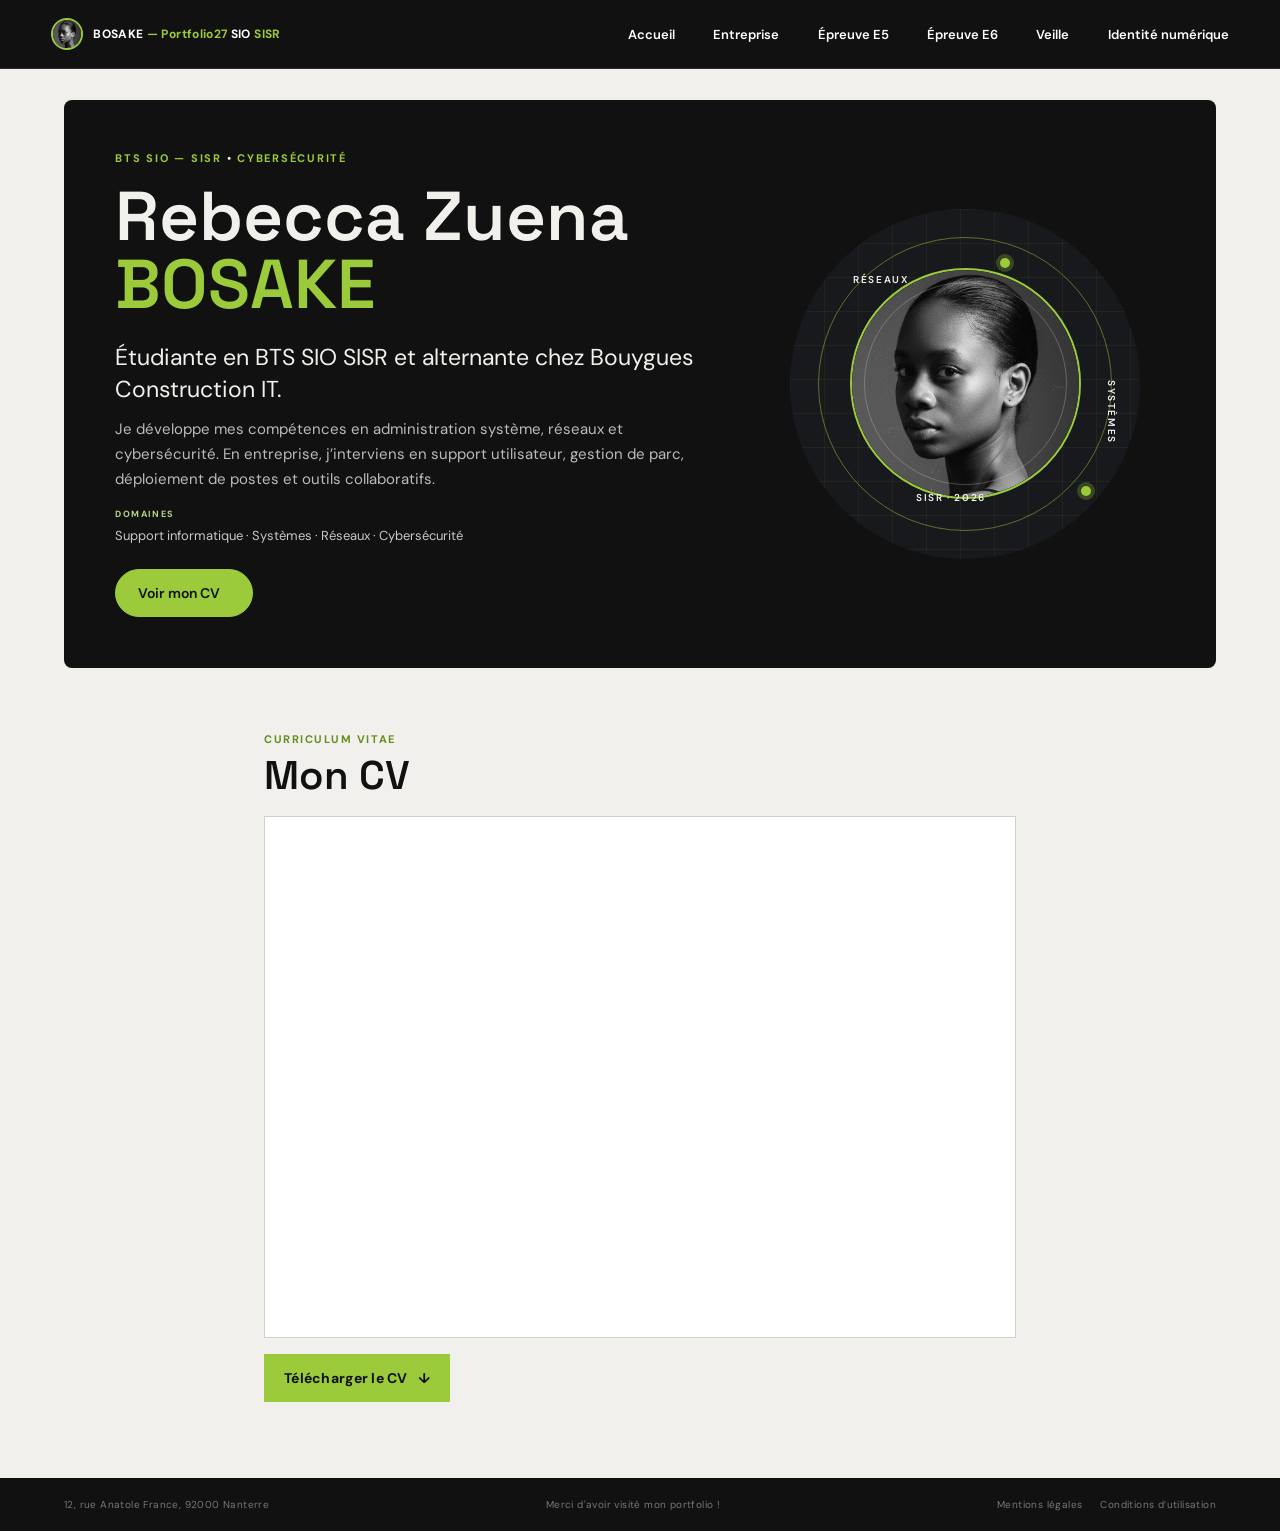
<file: index.html>
<!DOCTYPE html>
<html lang="fr">
<head>
  <meta charset="UTF-8">
  <meta name="viewport" content="width=device-width, initial-scale=1.0">
  <meta name="description" content="Portfolio de Rebecca Zuena BOSAKE — BTS SIO SISR, réseaux, systèmes et cybersécurité.">
  <title>Rebecca Zuena BOSAKE — Portfolio SIO SISR</title>
  <link rel="preconnect" href="https://fonts.googleapis.com">
  <link rel="preconnect" href="https://fonts.gstatic.com" crossorigin>
  <link href="https://fonts.googleapis.com/css2?family=DM+Sans:wght@400;500;600;700&family=Space+Grotesk:wght@400;500;600;700&display=swap" rel="stylesheet">
  <link rel="stylesheet" href="https://cdnjs.cloudflare.com/ajax/libs/font-awesome/6.5.1/css/all.min.css">
  <link rel="stylesheet" href="css/style.css">
  <link rel="stylesheet" href="css/navigation.css">
  <link rel="stylesheet" href="css/profile.css">
  <link rel="stylesheet" href="css/accent.css">
  <link rel="stylesheet" href="css/portfolio-redesign.css">
</head>
<body class="portfolio-home">
  <header class="nav">
    <a href="index.html#home" class="logo nav-wordmark magnetic">
      <img class="nav-avatar" src="images/rebecca-zuena-bosake.jpg" alt="Portrait de Rebecca Zuena BOSAKE">
      <span><span class="nav-brand-white">BOSAKE</span> — Portfolio27 <span class="nav-brand-white">SIO</span> <span class="nav-accent">SISR</span></span>
    </a>
    <nav class="nav-links" aria-label="Navigation principale">
      <a href="index.html">Accueil</a>
      <a href="alternance.html">Entreprise</a>
      <a href="e5.html">Épreuve E5</a>
      <a href="e6.html">Épreuve E6</a>
      <a href="veille.html">Veille</a>
      <a href="identite-numerique.html">Identité numérique</a>
    </nav>
  </header>

  <main>
    <section class="hero home-hero" id="home" aria-labelledby="home-title">
      <article class="home-card">
        <div class="home-card-content">
          <p class="home-eyebrow">BTS SIO — SISR <span>•</span> CYBERSÉCURITÉ</p>
          <h1 class="home-title" id="home-title"><span>Rebecca Zuena</span><span class="home-name-accent">BOSAKE</span></h1>
          <p class="home-subtitle">Étudiante en BTS SIO SISR et alternante chez Bouygues Construction IT.</p>
          <p class="home-summary">Je développe mes compétences en administration système, réseaux et cybersécurité. En entreprise, j’interviens en support utilisateur, gestion de parc, déploiement de postes et outils collaboratifs.</p>
          <p class="home-domains"><span>DOMAINES</span> Support informatique · Systèmes · Réseaux · Cybersécurité</p>
          <a class="home-button home-button-primary home-cv-button" href="#cv-preview">
            Voir mon CV <span aria-hidden="true"></span>
          </a>
        </div>
        <div class="home-visual" aria-hidden="true">
          <span class="home-orbit home-orbit-outer"></span>
          <span class="home-orbit home-orbit-inner"></span>
          <div class="home-portrait-frame">
            <img class="home-portrait" src="images/rebecca-zuena-bosake.jpg" alt="">
          </div>
          <span class="home-node home-node-top"></span>
          <span class="home-node home-node-side"></span>
          <span class="home-visual-label home-label-top">RÉSEAUX</span>
          <span class="home-visual-label home-label-side">SYSTÈMES</span>
          <span class="home-visual-label home-label-bottom">SISR · 2026</span>
        </div>
      </article>
      <section class="home-cv-preview" id="cv-preview" aria-labelledby="cv-preview-title">
        <p class="home-cv-kicker">CURRICULUM VITAE</p>
        <h2 id="cv-preview-title">Mon CV</h2>
        <div class="home-cv-document">
          <iframe src="CV-Rebecca-Bosake.pdf" title="Aperçu du CV de Rebecca Zuena BOSAKE" loading="lazy"></iframe>
        </div>
        <a class="e5-open-link home-cv-download" href="CV-Rebecca-Bosake.pdf" download="CV-Rebecca-Bosake.pdf">
          Télécharger le CV <span aria-hidden="true">↓</span>
        </a>
      </section>
    </section>
  </main>

  <footer class="portfolio-footer site-footer">
    <address>12, rue Anatole France, 92000 Nanterre</address>
    <span>Merci d'avoir visité mon portfolio !</span>
    <nav aria-label="Informations légales">
      <a href="mentions-legales.html">Mentions légales</a>
      <a href="conditions.html">Conditions d’utilisation</a>
    </nav>
  </footer>

  <script src="js/tab-title.js" defer></script>
</body>
</html>
</file>
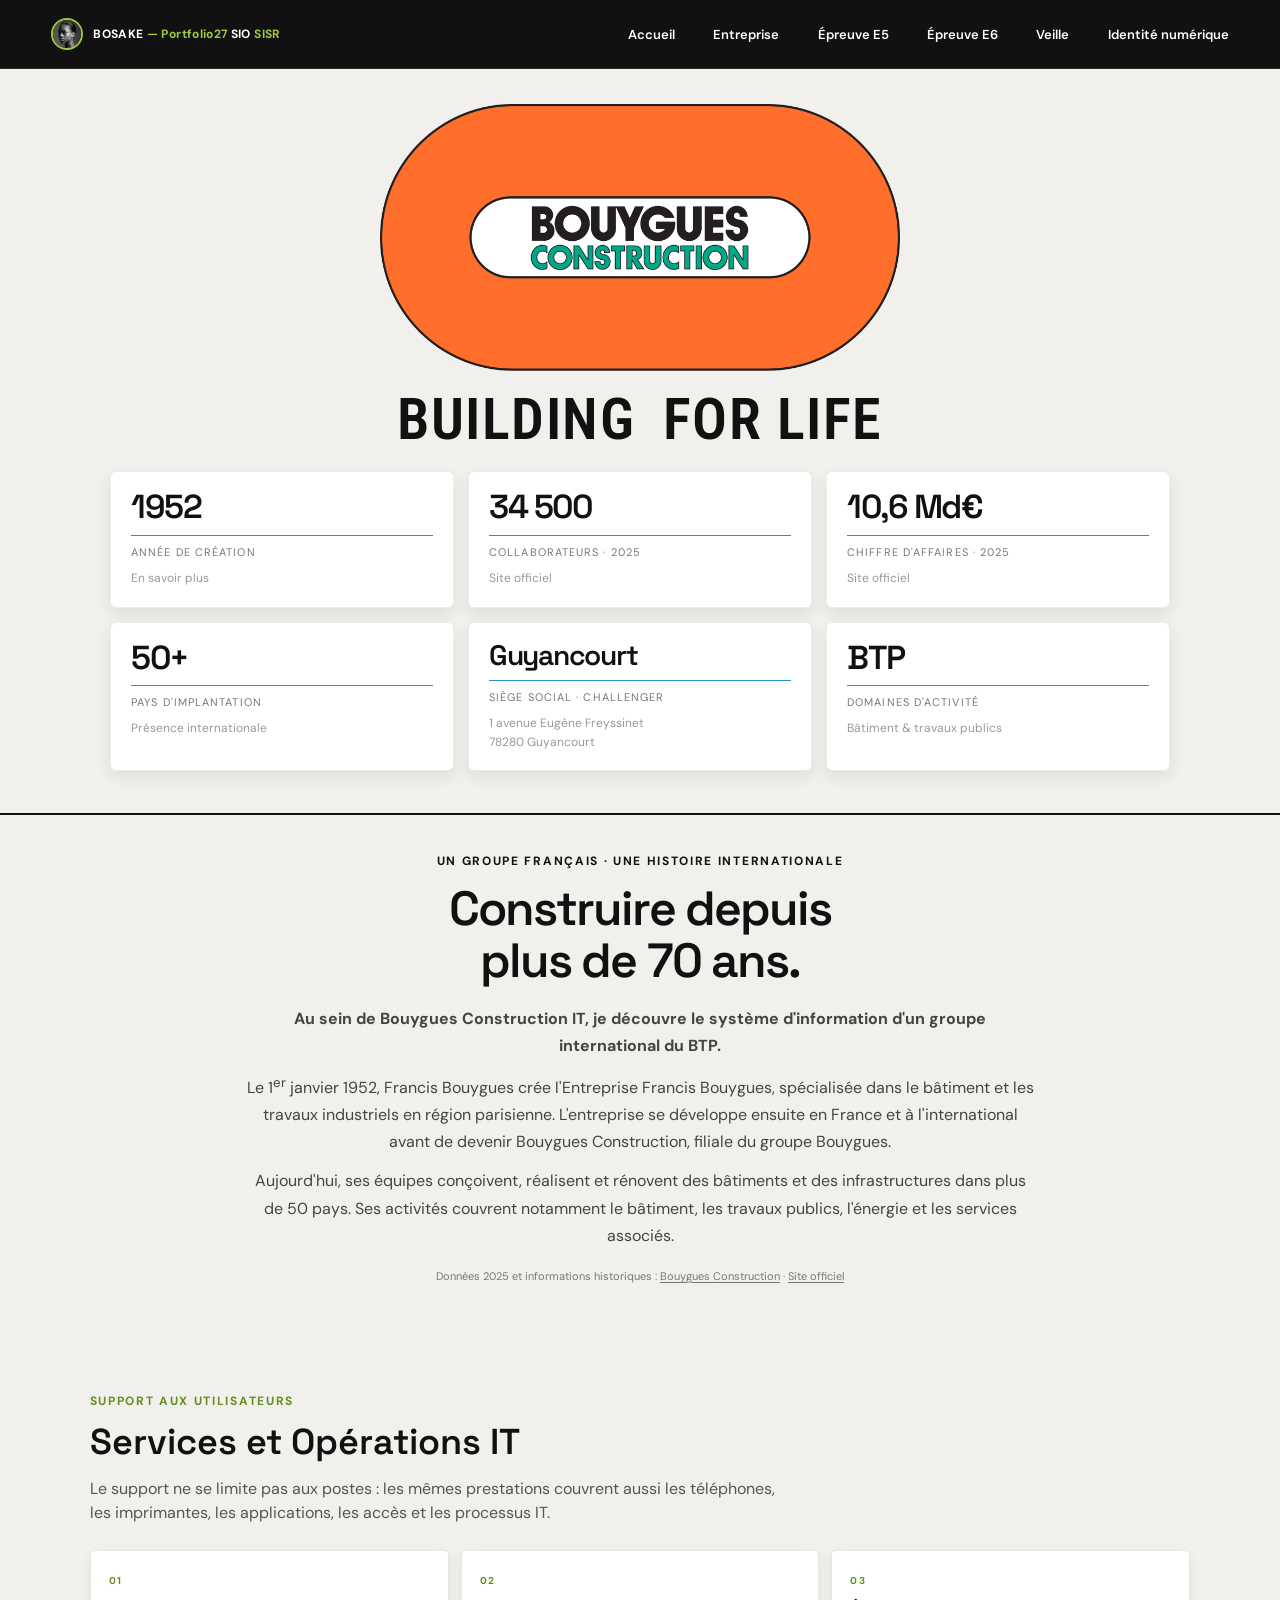
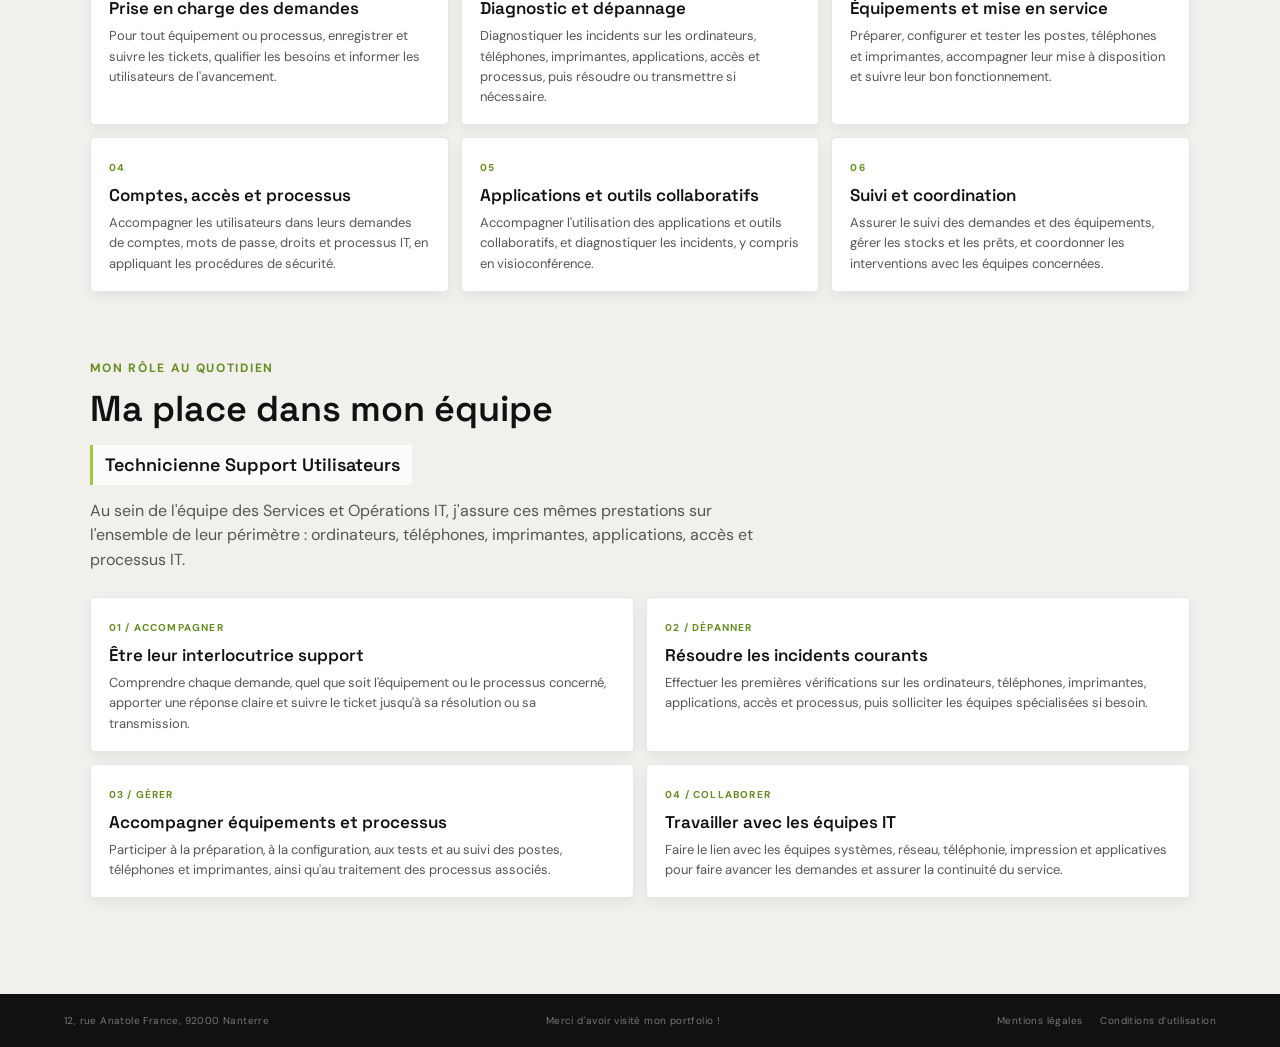
<file: alternance.html>
<!DOCTYPE html>
<html lang="fr">
<head>
  <meta charset="UTF-8">
  <meta name="viewport" content="width=device-width, initial-scale=1.0">
  <meta name="description" content="Expérience en alternance de Rebecca Zuena BOSAKE chez Bouygues Construction IT.">
  <title>Entreprise — Rebecca Zuena BOSAKE</title>
  <link rel="preconnect" href="https://fonts.googleapis.com">
  <link rel="preconnect" href="https://fonts.gstatic.com" crossorigin>
  <link href="https://fonts.googleapis.com/css2?family=DM+Sans:wght@400;500;600;700&family=Roboto+Condensed:wght@500;600;700&family=Space+Grotesk:wght@400;500;600;700&display=swap" rel="stylesheet">
  <link rel="stylesheet" href="css/style.css">
  <link rel="stylesheet" href="css/navigation.css">
  <link rel="stylesheet" href="css/profile.css">
  <link rel="stylesheet" href="css/accent.css">
  <link rel="stylesheet" href="css/legal.css">
  <link rel="stylesheet" href="css/section-pages.css">
</head>
<body class="standalone-section-page">
  <header class="nav">
    <a href="index.html#home" class="logo nav-wordmark magnetic">
      <img class="nav-avatar" src="images/rebecca-zuena-bosake.jpg" alt="Portrait de Rebecca Zuena BOSAKE">
      <span><span class="nav-brand-white">BOSAKE</span> — Portfolio27 <span class="nav-brand-white">SIO</span> <span class="nav-accent">SISR</span></span>
    </a>
    <nav class="nav-links" aria-label="Navigation principale">
      <a href="index.html#home">Accueil</a>
      <a href="alternance.html">Entreprise</a>
      <a href="e5.html">Épreuve E5</a>
      <a href="e6.html">Épreuve E6</a>
      <a href="veille.html">Veille</a>
      <a href="identite-numerique.html">Identité numérique</a>
    </nav>
  </header>

  <main class="section-page">
    <div class="section-page-inner">
      <section class="alternance-brand" aria-label="Bouygues Construction">
        <img
          class="alternance-brand-logo"
          src="images/bouygues-construction-official.webp"
          alt="Bouygues Construction"
          fetchpriority="high"
        >
        <div class="alternance-slogan" aria-label="Building for Life">
          <p class="alternance-slogan-heading">BUILDING</p>
          <p class="alternance-slogan-tagline">FOR LIFE</p>
        </div>
      </section>

      <section class="alternance-company-profile" id="entreprise" aria-labelledby="company-history-title">
        <div class="alternance-fact-grid">
          <article class="alternance-fact-card">
            <strong>1952</strong>
            <span>ANNÉE DE CRÉATION</span>
            <a href="https://fr.wikipedia.org/wiki/Bouygues_Construction" target="_blank" rel="noopener noreferrer">En savoir plus</a>
          </article>
          <article class="alternance-fact-card">
            <strong>34 500</strong>
            <span>COLLABORATEURS · 2025</span>
            <a href="https://www.bouygues-construction.com/" target="_blank" rel="noopener noreferrer">Site officiel</a>
          </article>
          <article class="alternance-fact-card">
            <strong>10,6 Md€</strong>
            <span>CHIFFRE D'AFFAIRES · 2025</span>
            <a href="https://www.bouygues-construction.com/" target="_blank" rel="noopener noreferrer">Site officiel</a>
          </article>
          <article class="alternance-fact-card">
            <strong>50+</strong>
            <span>PAYS D'IMPLANTATION</span>
            <a href="https://www.bouygues-construction.com/" target="_blank" rel="noopener noreferrer">Présence internationale</a>
          </article>
          <article class="alternance-fact-card alternance-headquarters-card">
            <strong>Guyancourt</strong>
            <span>SIÈGE SOCIAL · CHALLENGER</span>
            <a href="https://www.google.com/maps/search/?api=1&amp;query=1+avenue+Eug%C3%A8ne+Freyssinet%2C+78280+Guyancourt" target="_blank" rel="noopener noreferrer">1 avenue Eugène Freyssinet<br>78280 Guyancourt</a>
          </article>
          <article class="alternance-fact-card">
            <strong>BTP</strong>
            <span>DOMAINES D'ACTIVITÉ</span>
            <a href="https://www.bouygues-construction.com/" target="_blank" rel="noopener noreferrer">Bâtiment &amp; travaux publics</a>
          </article>
        </div>

        <div class="alternance-company-history">
          <p class="section-page-kicker">UN GROUPE FRANÇAIS · UNE HISTOIRE INTERNATIONALE</p>
          <h1 id="company-history-title">Construire depuis<br><span>plus de 70 ans.</span></h1>
          <p class="alternance-company-role"><strong>Au sein de Bouygues Construction IT, je découvre le système d'information d'un groupe international du BTP.</strong></p>
          <p>Le 1<sup>er</sup> janvier 1952, Francis Bouygues crée l'Entreprise Francis Bouygues, spécialisée dans le bâtiment et les travaux industriels en région parisienne. L'entreprise se développe ensuite en France et à l'international avant de devenir Bouygues Construction, filiale du groupe Bouygues.</p>
          <p>Aujourd'hui, ses équipes conçoivent, réalisent et rénovent des bâtiments et des infrastructures dans plus de 50 pays. Ses activités couvrent notamment le bâtiment, les travaux publics, l'énergie et les services associés.</p>
        </div>
        <p class="alternance-company-source">Données 2025 et informations historiques : <a href="https://fr.wikipedia.org/wiki/Bouygues_Construction" target="_blank" rel="noopener noreferrer">Bouygues Construction</a> · <a href="https://www.bouygues-construction.com/" target="_blank" rel="noopener noreferrer">Site officiel</a></p>
      </section>

      <section class="alternance-services" aria-labelledby="alternance-services-title">
        <p class="section-page-kicker">SUPPORT AUX UTILISATEURS</p>
        <h2 id="alternance-services-title">Services et Opérations IT</h2>
        <p class="section-page-intro">Le support ne se limite pas aux postes : les mêmes prestations couvrent aussi les téléphones, les imprimantes, les applications, les accès et les processus IT.</p>
        <div class="alternance-service-grid">
          <article class="alternance-service-card">
            <span class="section-page-index">01</span><h3>Prise en charge des demandes</h3>
            <p>Pour tout équipement ou processus, enregistrer et suivre les tickets, qualifier les besoins et informer les utilisateurs de l'avancement.</p>
          </article>
          <article class="alternance-service-card">
            <span class="section-page-index">02</span><h3>Diagnostic et dépannage</h3>
            <p>Diagnostiquer les incidents sur les ordinateurs, téléphones, imprimantes, applications, accès et processus, puis résoudre ou transmettre si nécessaire.</p>
          </article>
          <article class="alternance-service-card">
            <span class="section-page-index">03</span><h3>Équipements et mise en service</h3>
            <p>Préparer, configurer et tester les postes, téléphones et imprimantes, accompagner leur mise à disposition et suivre leur bon fonctionnement.</p>
          </article>
          <article class="alternance-service-card">
            <span class="section-page-index">04</span><h3>Comptes, accès et processus</h3>
            <p>Accompagner les utilisateurs dans leurs demandes de comptes, mots de passe, droits et processus IT, en appliquant les procédures de sécurité.</p>
          </article>
          <article class="alternance-service-card">
            <span class="section-page-index">05</span><h3>Applications et outils collaboratifs</h3>
            <p>Accompagner l'utilisation des applications et outils collaboratifs, et diagnostiquer les incidents, y compris en visioconférence.</p>
          </article>
          <article class="alternance-service-card">
            <span class="section-page-index">06</span><h3>Suivi et coordination</h3>
            <p>Assurer le suivi des demandes et des équipements, gérer les stocks et les prêts, et coordonner les interventions avec les équipes concernées.</p>
          </article>
        </div>
      </section>

      <section class="alternance-team" aria-labelledby="alternance-team-title">
        <p class="section-page-kicker">MON RÔLE AU QUOTIDIEN</p>
        <h2 id="alternance-team-title">Ma place dans mon équipe</h2>
        <p class="alternance-team-role">Technicienne Support Utilisateurs</p>
        <p class="section-page-intro">Au sein de l'équipe des Services et Opérations IT, j'assure ces mêmes prestations sur l'ensemble de leur périmètre : ordinateurs, téléphones, imprimantes, applications, accès et processus IT.</p>
        <div class="alternance-team-grid">
          <article class="alternance-team-card">
            <span class="section-page-index">01 / ACCOMPAGNER</span><h3>Être leur interlocutrice support</h3>
            <p>Comprendre chaque demande, quel que soit l'équipement ou le processus concerné, apporter une réponse claire et suivre le ticket jusqu'à sa résolution ou sa transmission.</p>
          </article>
          <article class="alternance-team-card">
            <span class="section-page-index">02 / DÉPANNER</span><h3>Résoudre les incidents courants</h3>
            <p>Effectuer les premières vérifications sur les ordinateurs, téléphones, imprimantes, applications, accès et processus, puis solliciter les équipes spécialisées si besoin.</p>
          </article>
          <article class="alternance-team-card">
            <span class="section-page-index">03 / GÉRER</span><h3>Accompagner équipements et processus</h3>
            <p>Participer à la préparation, à la configuration, aux tests et au suivi des postes, téléphones et imprimantes, ainsi qu'au traitement des processus associés.</p>
          </article>
          <article class="alternance-team-card">
            <span class="section-page-index">04 / COLLABORER</span><h3>Travailler avec les équipes IT</h3>
            <p>Faire le lien avec les équipes systèmes, réseau, téléphonie, impression et applicatives pour faire avancer les demandes et assurer la continuité du service.</p>
          </article>
        </div>
      </section>
    </div>
  </main>

  <footer class="portfolio-footer site-footer">
    <address>12, rue Anatole France, 92000 Nanterre</address>
    <span>Merci d'avoir visité mon portfolio !</span>
    <nav aria-label="Informations légales">
      <a href="mentions-legales.html">Mentions légales</a>
      <a href="conditions.html">Conditions d’utilisation</a>
    </nav>
  </footer>
  <script src="js/tab-title.js" defer></script>
</body>
</html>
</file>
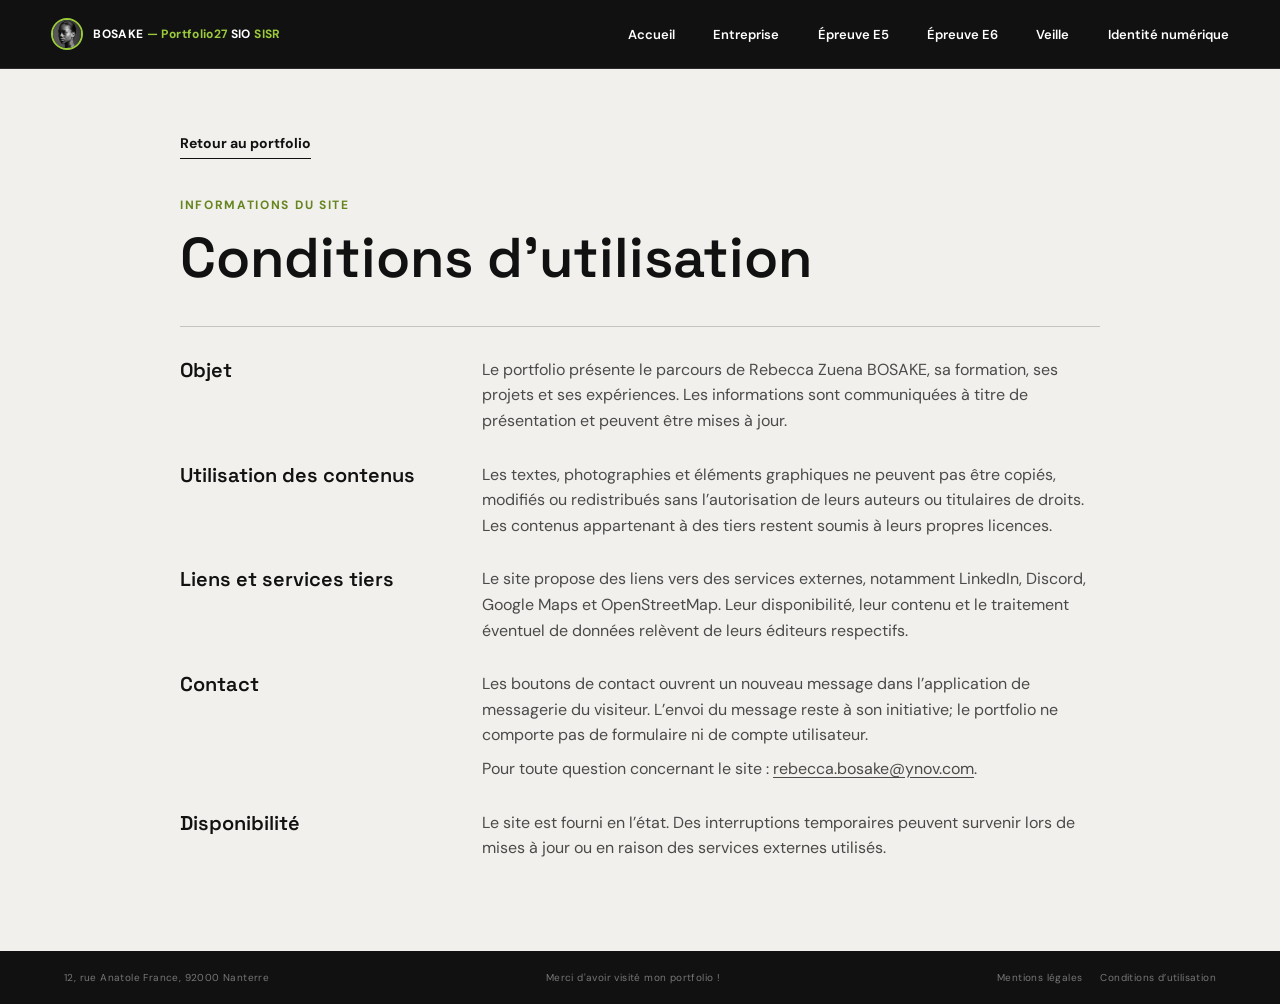
<file: conditions.html>
<!DOCTYPE html>
<html lang="fr">
<head>
  <meta charset="UTF-8">
  <meta name="viewport" content="width=device-width, initial-scale=1.0">
  <meta name="description" content="Conditions d’utilisation du portfolio de Rebecca Zuena BOSAKE.">
  <title>Conditions d’utilisation — Rebecca Zuena BOSAKE</title>
  <link rel="preconnect" href="https://fonts.googleapis.com">
  <link rel="preconnect" href="https://fonts.gstatic.com" crossorigin>
  <link href="https://fonts.googleapis.com/css2?family=DM+Sans:wght@400;500;600;700&family=Space+Grotesk:wght@400;500;600;700&display=swap" rel="stylesheet">
  <link rel="stylesheet" href="css/style.css">
  <link rel="stylesheet" href="css/navigation.css">
  <link rel="stylesheet" href="css/profile.css">
  <link rel="stylesheet" href="css/accent.css">
  <link rel="stylesheet" href="css/legal.css">
</head>
<body class="legal-document">
  <header class="nav">
    <a href="index.html#home" class="logo nav-wordmark magnetic">
      <img class="nav-avatar" src="images/rebecca-zuena-bosake.jpg" alt="Portrait de Rebecca Zuena BOSAKE">
      <span><span class="nav-brand-white">BOSAKE</span> — Portfolio27 <span class="nav-brand-white">SIO</span> <span class="nav-accent">SISR</span></span>
    </a>
    <nav class="nav-links" aria-label="Navigation principale">
      <a href="index.html#home">Accueil</a>
      <a href="alternance.html">Entreprise</a>
      <a href="e5.html">Épreuve E5</a>
      <a href="e6.html">Épreuve E6</a>
      <a href="veille.html">Veille</a>
      <a href="identite-numerique.html">Identité numérique</a>
    </nav>
  </header>

  <main class="legal-page">
    <a class="legal-back" href="index.html#home">Retour au portfolio</a>
    <p class="legal-kicker">INFORMATIONS DU SITE</p>
    <h1 class="legal-title">Conditions d’utilisation</h1>
    <div class="legal-content">
      <section>
        <h2>Objet</h2>
        <p>Le portfolio présente le parcours de Rebecca Zuena BOSAKE, sa formation, ses projets et ses expériences. Les informations sont communiquées à titre de présentation et peuvent être mises à jour.</p>
      </section>
      <section>
        <h2>Utilisation des contenus</h2>
        <p>Les textes, photographies et éléments graphiques ne peuvent pas être copiés, modifiés ou redistribués sans l’autorisation de leurs auteurs ou titulaires de droits. Les contenus appartenant à des tiers restent soumis à leurs propres licences.</p>
      </section>
      <section>
        <h2>Liens et services tiers</h2>
        <p>Le site propose des liens vers des services externes, notamment LinkedIn, Discord, Google Maps et OpenStreetMap. Leur disponibilité, leur contenu et le traitement éventuel de données relèvent de leurs éditeurs respectifs.</p>
      </section>
      <section>
        <h2>Contact</h2>
        <p>Les boutons de contact ouvrent un nouveau message dans l’application de messagerie du visiteur. L’envoi du message reste à son initiative; le portfolio ne comporte pas de formulaire ni de compte utilisateur.</p>
        <p>Pour toute question concernant le site : <a href="mailto:rebecca.bosake@ynov.com">rebecca.bosake@ynov.com</a>.</p>
      </section>
      <section>
        <h2>Disponibilité</h2>
        <p>Le site est fourni en l’état. Des interruptions temporaires peuvent survenir lors de mises à jour ou en raison des services externes utilisés.</p>
      </section>
    </div>
  </main>

  <footer class="portfolio-footer site-footer">
    <address>12, rue Anatole France, 92000 Nanterre</address>
    <span>Merci d'avoir visité mon portfolio !</span>
    <nav aria-label="Informations légales">
      <a href="mentions-legales.html">Mentions légales</a>
      <a href="conditions.html">Conditions d’utilisation</a>
    </nav>
  </footer>
  <script src="js/tab-title.js" defer></script>
</body>
</html>
</file>
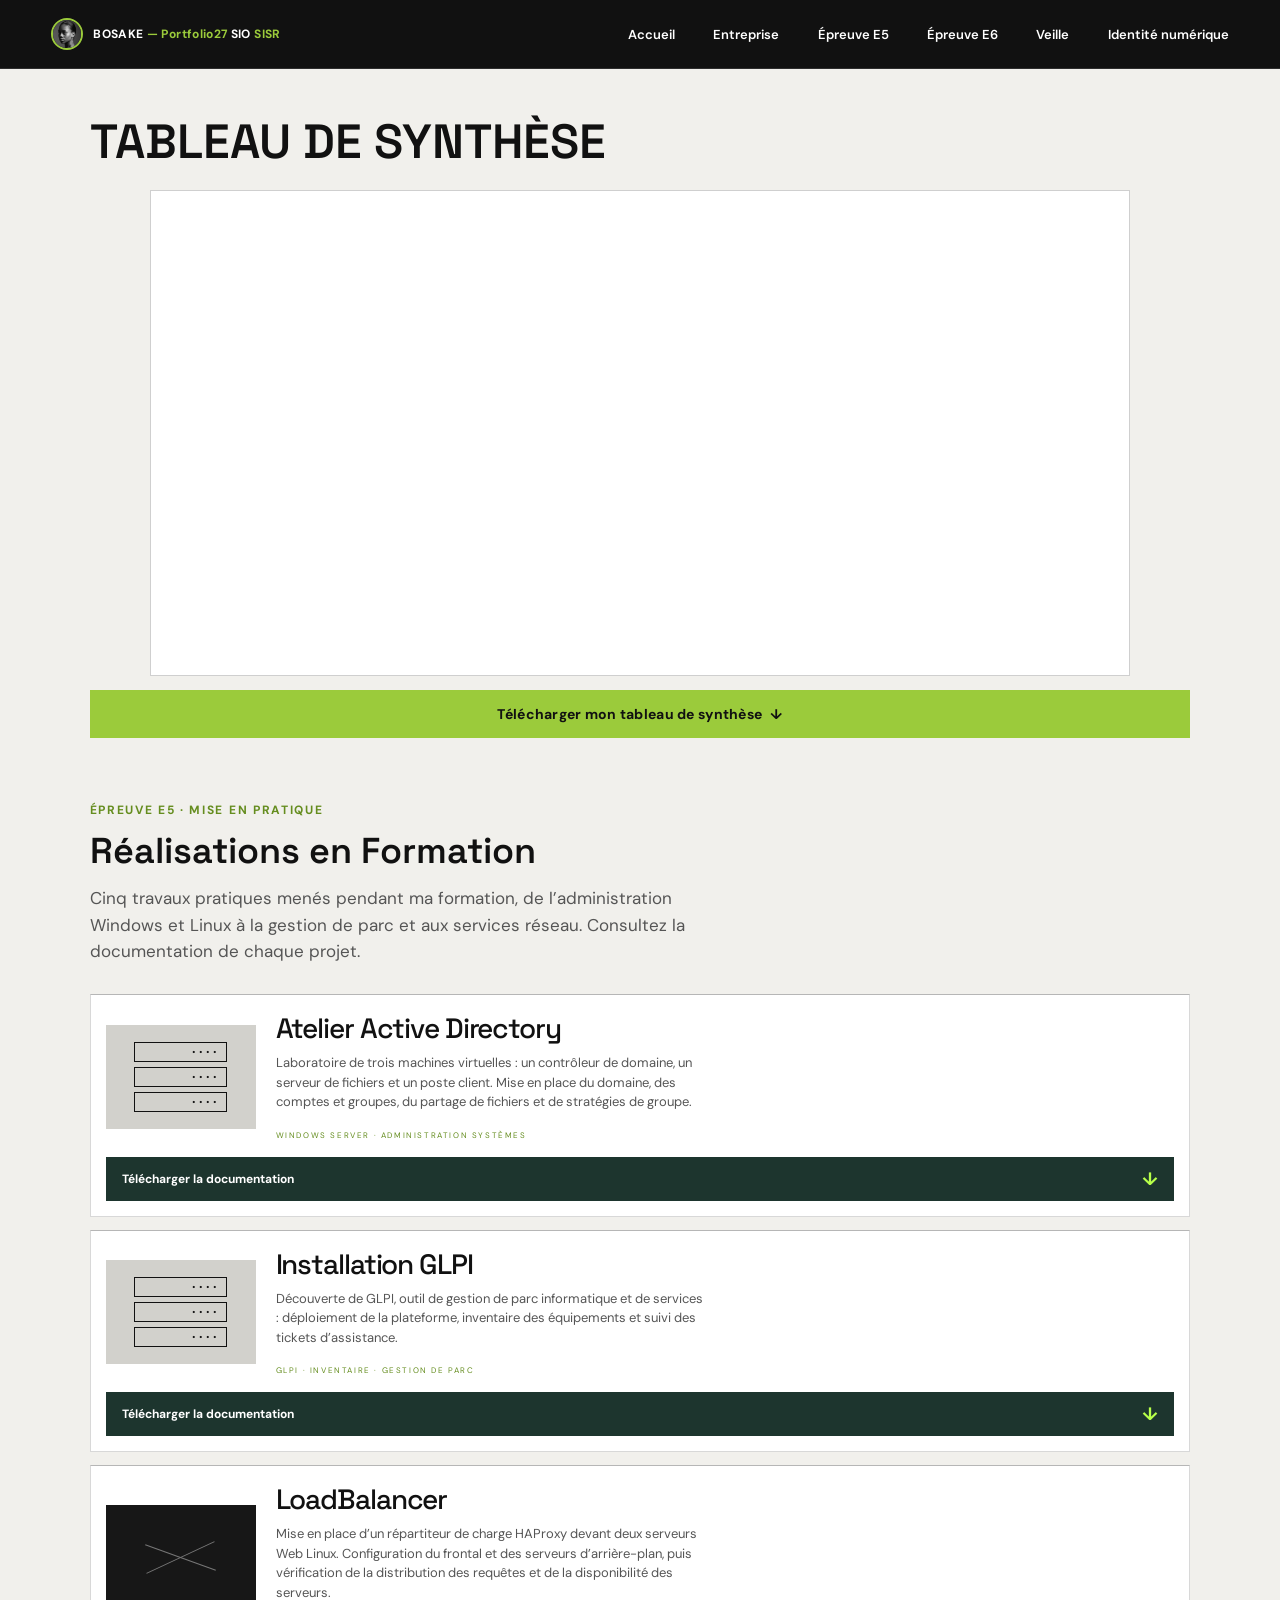
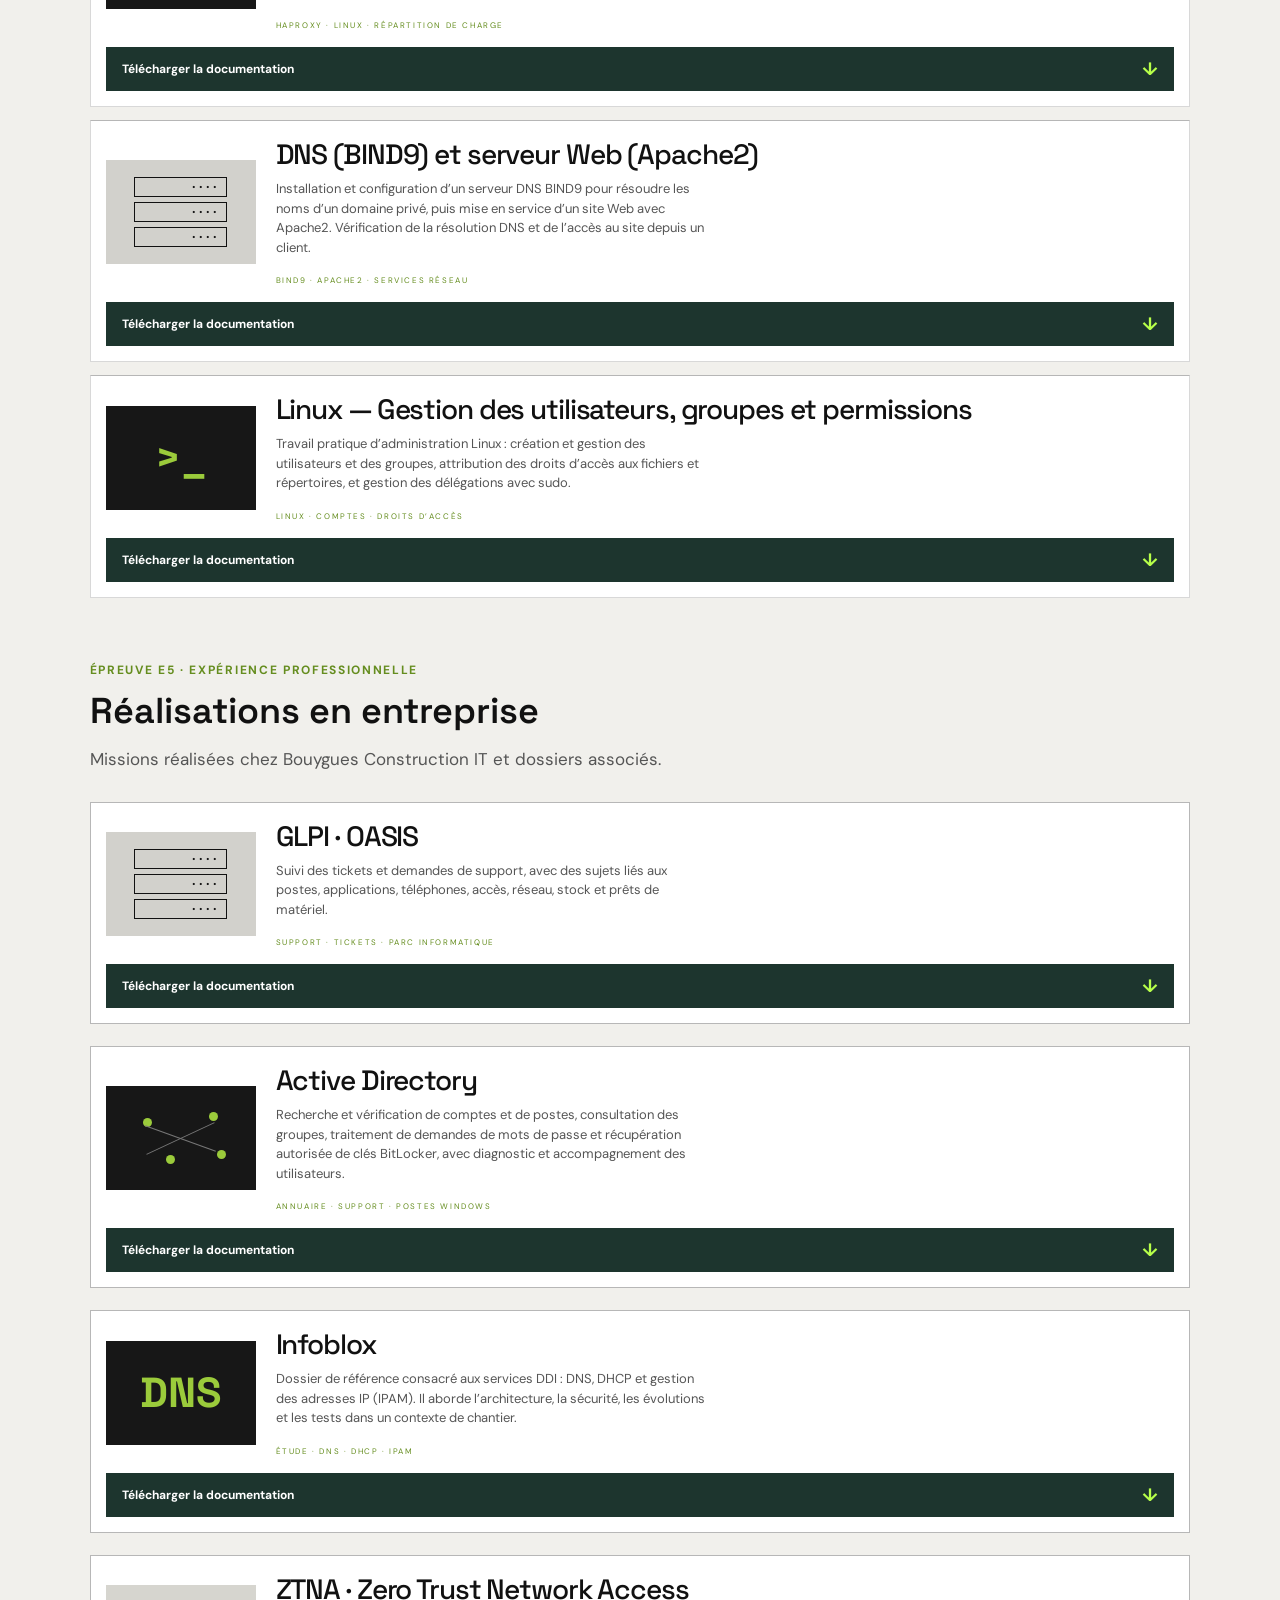
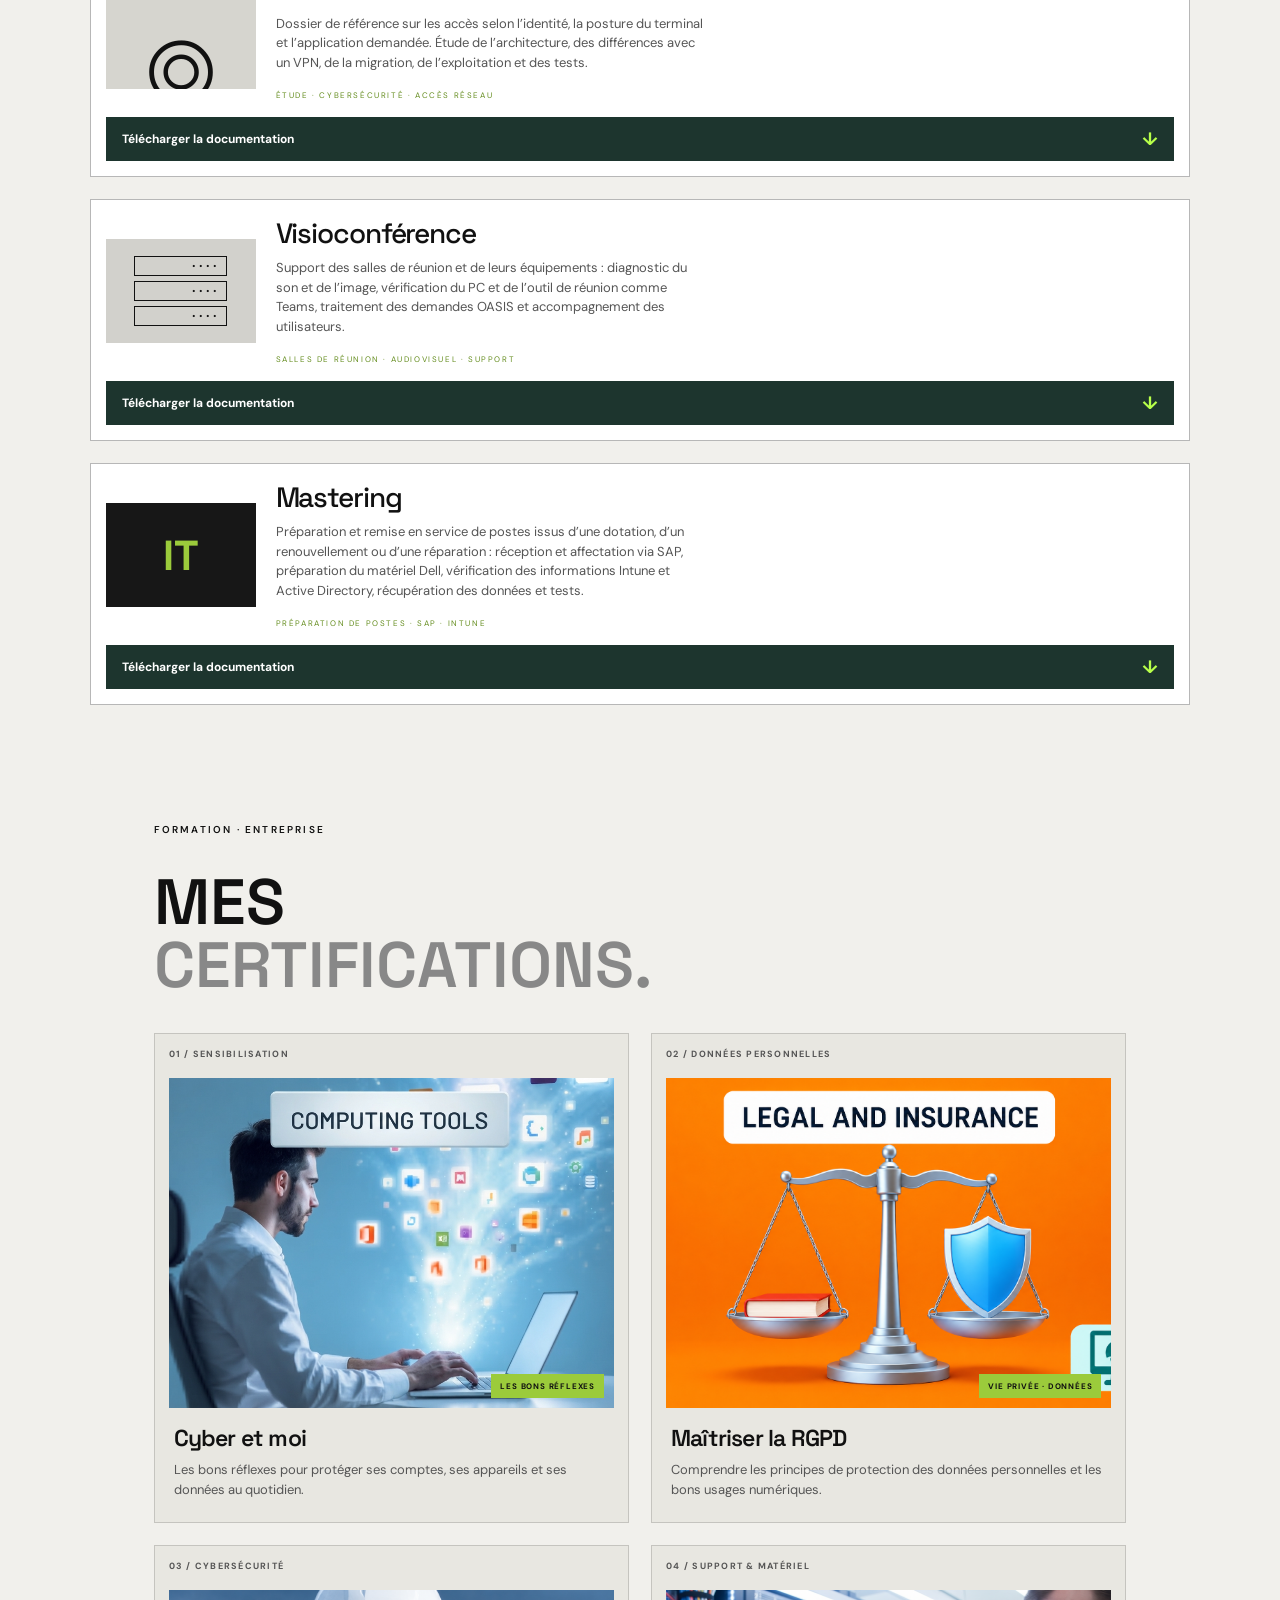
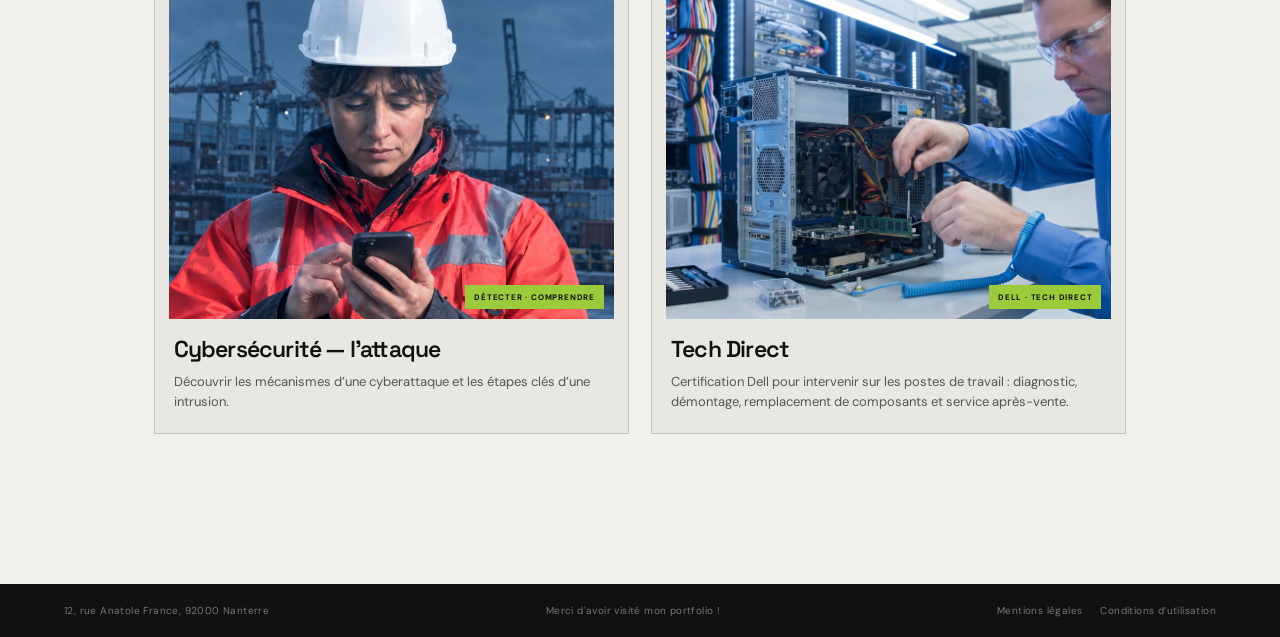
<file: e5.html>
<!DOCTYPE html>
<html lang="fr">
<head>
  <meta charset="UTF-8">
  <meta name="viewport" content="width=device-width, initial-scale=1.0">
  <meta name="description" content="Tableau de synthèse et réalisations en formation et en entreprise pour l'épreuve E5 de Rebecca Zuena BOSAKE.">
  <title>Épreuve E5 — Rebecca Zuena BOSAKE</title>
  <link rel="preconnect" href="https://fonts.googleapis.com">
  <link rel="preconnect" href="https://fonts.gstatic.com" crossorigin>
  <link href="https://fonts.googleapis.com/css2?family=DM+Sans:wght@400;500;600;700&family=Space+Grotesk:wght@400;500;600;700&display=swap" rel="stylesheet">
  <link rel="stylesheet" href="css/style.css">
  <link rel="stylesheet" href="css/navigation.css">
  <link rel="stylesheet" href="css/profile.css">
  <link rel="stylesheet" href="css/accent.css">
  <link rel="stylesheet" href="css/section-pages.css">
  <link rel="stylesheet" href="css/portfolio-redesign.css">
</head>
<body class="standalone-section-page e5-page">
  <header class="nav">
    <a href="index.html#home" class="logo nav-wordmark magnetic">
      <img class="nav-avatar" src="images/rebecca-zuena-bosake.jpg" alt="Portrait de Rebecca Zuena BOSAKE">
      <span><span class="nav-brand-white">BOSAKE</span> — Portfolio27 <span class="nav-brand-white">SIO</span> <span class="nav-accent">SISR</span></span>
    </a>
    <nav class="nav-links" aria-label="Navigation principale">
      <a href="index.html#home">Accueil</a>
      <a href="alternance.html">Entreprise</a>
      <a href="e5.html">Épreuve E5</a>
      <a href="e6.html">Épreuve E6</a>
      <a href="veille.html">Veille</a>
      <a href="identite-numerique.html">Identité numérique</a>
    </nav>
  </header>

  <main class="section-page">
    <div class="section-page-inner">
      <section class="e5-synthesis" id="tableau-synthese" aria-labelledby="synthesis-title">
        <h1 class="e5-synthesis-title" id="synthesis-title">Tableau de synthèse</h1>
        <div class="e5-preview">
          <iframe
            src="e5-tableau-synthese.pdf#toolbar=0&amp;navpanes=0"
            title="Aperçu du tableau de synthèse de l'épreuve E5"
            loading="lazy"></iframe>
          <a class="e5-preview-link" href="e5.html?open-synthesis=1#tableau-synthese" target="_blank" rel="noopener noreferrer" aria-label="Ouvrir l’aperçu du tableau de synthèse dans un nouvel onglet"></a>
        </div>
        <a class="e5-open-link" href="e5-tableau-synthese.pdf" download="Tableau-de-synthese-E5-Rebecca-BOSAKE.pdf">
          Télécharger mon tableau de synthèse <span aria-hidden="true">↓</span>
        </a>
      </section>

      <section class="e5-school-work" aria-labelledby="school-work-title">
        <p class="section-page-kicker">ÉPREUVE E5 · MISE EN PRATIQUE</p>
        <h2 id="school-work-title">Réalisations en Formation</h2>
        <p class="section-page-intro">Cinq travaux pratiques menés pendant ma formation, de l’administration Windows et Linux à la gestion de parc et aux services réseau. Consultez la documentation de chaque projet.</p>
        <div class="project-grid e5-work-grid">
          <article class="e5-work-card">
            <div class="project-visual visual-server" role="img" aria-label="Illustration du laboratoire Active Directory"><i></i><i></i><i></i></div>
            <div class="project-info"><h3>Atelier Active Directory</h3><p>Laboratoire de trois machines virtuelles : un contrôleur de domaine, un serveur de fichiers et un poste client. Mise en place du domaine, des comptes et groupes, du partage de fichiers et de stratégies de groupe.</p><span>WINDOWS SERVER · ADMINISTRATION SYSTÈMES</span></div>
            <a class="e5-document-button" href="DOSSIER%20A%20INTEGRER/Projet_1_Active_Directory_Rebecca_BOSAKE.pdf" download>Télécharger la documentation <span aria-hidden="true">↓</span></a>
          </article>
          <article class="e5-work-card">
            <div class="project-visual visual-server" role="img" aria-label="Illustration d’un serveur de gestion de parc"><i></i><i></i><i></i></div>
            <div class="project-info"><h3>Installation GLPI</h3><p>Découverte de GLPI, outil de gestion de parc informatique et de services : déploiement de la plateforme, inventaire des équipements et suivi des tickets d’assistance.</p><span>GLPI · INVENTAIRE · GESTION DE PARC</span></div>
            <a class="e5-document-button" href="DOSSIER%20A%20INTEGRER/Livrable_GLPI_Deploiement_Inventaire.pdf" download>Télécharger la documentation <span aria-hidden="true">↓</span></a>
          </article>
          <article class="e5-work-card">
            <div class="project-visual visual-network" role="img" aria-label="Illustration d’un réseau avec répartition de charge"></div>
            <div class="project-info"><h3>LoadBalancer</h3><p>Mise en place d’un répartiteur de charge HAProxy devant deux serveurs Web Linux. Configuration du frontal et des serveurs d’arrière-plan, puis vérification de la distribution des requêtes et de la disponibilité des serveurs.</p><span>HAPROXY · LINUX · RÉPARTITION DE CHARGE</span></div>
            <a class="e5-document-button" href="DOSSIER%20A%20INTEGRER/Projet_3_Linux_Load_Balancing_Rebecca_BOSAKE.pdf" download>Télécharger la documentation <span aria-hidden="true">↓</span></a>
          </article>
          <article class="e5-work-card">
            <div class="project-visual visual-server" role="img" aria-label="Illustration des services DNS et Web"><i></i><i></i><i></i></div>
            <div class="project-info"><h3>DNS (BIND9) et serveur Web (Apache2)</h3><p>Installation et configuration d’un serveur DNS BIND9 pour résoudre les noms d’un domaine privé, puis mise en service d’un site Web avec Apache2. Vérification de la résolution DNS et de l’accès au site depuis un client.</p><span>BIND9 · APACHE2 · SERVICES RÉSEAU</span></div>
            <a class="e5-document-button" href="DOSSIER%20A%20INTEGRER/Projet_2_DNS_Apache2_Rebecca_BOSAKE.pdf" download>Télécharger la documentation <span aria-hidden="true">↓</span></a>
          </article>
          <article class="e5-work-card">
            <div class="project-visual visual-linux" role="img" aria-label="Illustration d’un terminal Linux"><strong>&gt;_</strong></div>
            <div class="project-info"><h3>Linux — Gestion des utilisateurs, groupes et permissions</h3><p>Travail pratique d’administration Linux : création et gestion des utilisateurs et des groupes, attribution des droits d’accès aux fichiers et répertoires, et gestion des délégations avec sudo.</p><span>LINUX · COMPTES · DROITS D’ACCÈS</span></div>
            <a class="e5-document-button" href="DOSSIER%20A%20INTEGRER/Livrable_Linux_Utilisateurs_Groupes_Permissions.pdf" download>Télécharger la documentation <span aria-hidden="true">↓</span></a>
          </article>
        </div>
      </section>

      <section class="e5-company-work" aria-labelledby="company-work-title">
        <p class="section-page-kicker">ÉPREUVE E5 · EXPÉRIENCE PROFESSIONNELLE</p>
        <h2 id="company-work-title">Réalisations en entreprise</h2>
        <p class="section-page-intro">Missions réalisées chez Bouygues Construction IT et dossiers associés.</p>
        <div class="project-grid e6-mission-grid">
          <article class="project-card e5-work-card">
            <div class="project-visual visual-server" role="img" aria-label="Illustration serveur"><i></i><i></i><i></i></div>
            <div class="project-info"><h3>GLPI · OASIS</h3><p>Suivi des tickets et demandes de support, avec des sujets liés aux postes, applications, téléphones, accès, réseau, stock et prêts de matériel.</p><span>SUPPORT · TICKETS · PARC INFORMATIQUE</span></div>
            <a class="e5-document-button" href="DOSSIER%20A%20INTEGRER/Dossier_OASIS_GLPI_Bouygues_Construction_Rebecca_BOSAKE.pdf" download>Télécharger la documentation <span aria-hidden="true">↓</span></a>
          </article>
          <article class="project-card e5-work-card">
            <div class="project-visual visual-network" role="img" aria-label="Illustration réseau"><i></i><i></i><i></i><i></i></div>
            <div class="project-info"><h3>Active Directory</h3><p>Recherche et vérification de comptes et de postes, consultation des groupes, traitement de demandes de mots de passe et récupération autorisée de clés BitLocker, avec diagnostic et accompagnement des utilisateurs.</p><span>ANNUAIRE · SUPPORT · POSTES WINDOWS</span></div>
            <a class="e5-document-button" href="DOSSIER%20A%20INTEGRER/Dossier_Missions_Active_Directory_Bouygues_Construction_Rebecca_BOSAKE.pdf" download>Télécharger la documentation <span aria-hidden="true">↓</span></a>
          </article>
          <article class="project-card e5-work-card">
            <div class="project-visual visual-linux" role="img" aria-label="Illustration DNS"><strong>DNS</strong></div>
            <div class="project-info"><h3>Infoblox</h3><p>Dossier de référence consacré aux services DDI : DNS, DHCP et gestion des adresses IP (IPAM). Il aborde l’architecture, la sécurité, les évolutions et les tests dans un contexte de chantier.</p><span>ÉTUDE · DNS · DHCP · IPAM</span></div>
            <a class="e5-document-button" href="DOSSIER%20A%20INTEGRER/Dossier_Infoblox_Bouygues_Construction_Rebecca_BOSAKE.pdf" download>Télécharger la documentation <span aria-hidden="true">↓</span></a>
          </article>
          <article class="project-card e5-work-card">
            <div class="project-visual visual-security" role="img" aria-label="Illustration cybersécurité"><div class="shield">⌾</div></div>
            <div class="project-info"><h3>ZTNA · Zero Trust Network Access</h3><p>Dossier de référence sur les accès selon l’identité, la posture du terminal et l’application demandée. Étude de l’architecture, des différences avec un VPN, de la migration, de l’exploitation et des tests.</p><span>ÉTUDE · CYBERSÉCURITÉ · ACCÈS RÉSEAU</span></div>
            <a class="e5-document-button" href="DOSSIER%20A%20INTEGRER/Dossier_ZTNA_Bouygues_Construction_Rebecca_BOSAKE.pdf" download>Télécharger la documentation <span aria-hidden="true">↓</span></a>
          </article>
          <article class="project-card e5-work-card">
            <div class="project-visual visual-server" role="img" aria-label="Illustration serveur"><i></i><i></i><i></i></div>
            <div class="project-info"><h3>Visioconférence</h3><p>Support des salles de réunion et de leurs équipements : diagnostic du son et de l’image, vérification du PC et de l’outil de réunion comme Teams, traitement des demandes OASIS et accompagnement des utilisateurs.</p><span>SALLES DE RÉUNION · AUDIOVISUEL · SUPPORT</span></div>
            <a class="e5-document-button" href="DOSSIER%20A%20INTEGRER/Dossier_Missions_Visioconference_Bouygues_Construction_Rebecca_BOSAKE.pdf" download>Télécharger la documentation <span aria-hidden="true">↓</span></a>
          </article>
          <article class="project-card e5-work-card">
            <div class="project-visual visual-linux" role="img" aria-label="Illustration déploiement informatique"><strong>IT</strong></div>
            <div class="project-info"><h3>Mastering</h3><p>Préparation et remise en service de postes issus d’une dotation, d’un renouvellement ou d’une réparation : réception et affectation via SAP, préparation du matériel Dell, vérification des informations Intune et Active Directory, récupération des données et tests.</p><span>PRÉPARATION DE POSTES · SAP · INTUNE</span></div>
            <a class="e5-document-button" href="DOSSIER%20A%20INTEGRER/Dossier_Missions_Mastering_Bouygues_Construction_Rebecca_BOSAKE.pdf" download>Télécharger la documentation <span aria-hidden="true">↓</span></a>
          </article>
        </div>
      </section>

      <section class="certifications-section section e5-certifications" id="certifications">
        <div class="certifications-content">
          <p class="eyebrow">FORMATION · ENTREPRISE</p>
          <h2 class="certifications-title">MES<br><span>CERTIFICATIONS.</span></h2>
          <div class="certification-grid">
            <article class="certification-card certification-card-cyber">
              <span class="certification-type">01 / SENSIBILISATION</span>
              <div class="certification-art">
                <img src="images/certification-cyber-et-moi.png" alt="Certification Cyber et moi" loading="lazy">
                <span class="certification-art-label">LES BONS RÉFLEXES</span>
              </div>
              <div class="certification-info">
                <h3>Cyber et moi</h3>
                <p>Les bons réflexes pour protéger ses comptes, ses appareils et ses données au quotidien.</p>
              </div>
            </article>
            <article class="certification-card certification-card-rgpd">
              <span class="certification-type">02 / DONNÉES PERSONNELLES</span>
              <div class="certification-art">
                <img src="images/certification-rgpd.png" alt="Certification Maîtriser la RGPD" loading="lazy">
                <span class="certification-art-label">VIE PRIVÉE · DONNÉES</span>
              </div>
              <div class="certification-info">
                <h3>Maîtriser la RGPD</h3>
                <p>Comprendre les principes de protection des données personnelles et les bons usages numériques.</p>
              </div>
            </article>
            <article class="certification-card certification-card-attaque">
              <span class="certification-type">03 / CYBERSÉCURITÉ</span>
              <div class="certification-art">
                <img src="images/certification-cyberattaque.png" alt="Certification Cybersécurité — l’attaque" loading="lazy">
                <span class="certification-art-label">DÉTECTER · COMPRENDRE</span>
              </div>
              <div class="certification-info">
                <h3>Cybersécurité — l’attaque</h3>
                <p>Découvrir les mécanismes d’une cyberattaque et les étapes clés d’une intrusion.</p>
              </div>
            </article>
            <article class="certification-card certification-card-tech">
              <span class="certification-type">04 / SUPPORT &amp; MATÉRIEL</span>
              <div class="certification-art">
                <img src="images/certification-tech-direct.jpg" alt="Certification Dell Tech Direct" loading="lazy">
                <span class="certification-art-label">DELL · TECH DIRECT</span>
              </div>
              <div class="certification-info">
                <h3>Tech Direct</h3>
                <p>Certification Dell pour intervenir sur les postes de travail : diagnostic, démontage, remplacement de composants et service après-vente.</p>
              </div>
            </article>
          </div>
        </div>
      </section>
    </div>
  </main>

  <footer class="portfolio-footer site-footer">
    <address>12, rue Anatole France, 92000 Nanterre</address>
    <span>Merci d'avoir visité mon portfolio !</span>
    <nav aria-label="Informations légales">
      <a href="mentions-legales.html">Mentions légales</a>
      <a href="conditions.html">Conditions d’utilisation</a>
    </nav>
  </footer>
  <script>
    if (new URLSearchParams(location.search).has("open-synthesis")) {
      history.replaceState(null, "", `${location.pathname}#tableau-synthese`);
      location.assign("e5-tableau-synthese.pdf");
    }
  </script>
  <script src="js/tab-title.js" defer></script>
</body>
</html>
</file>
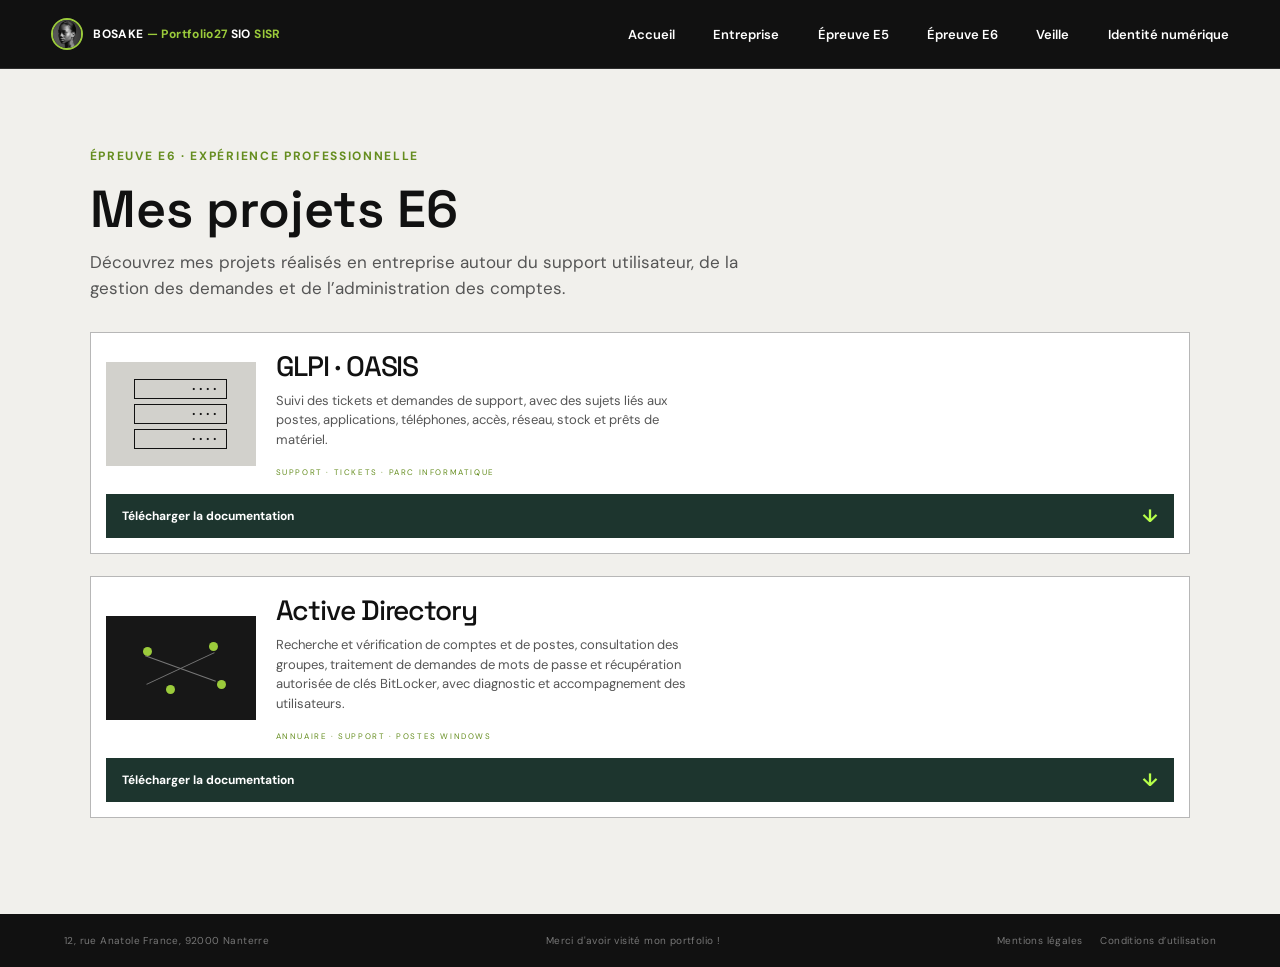
<file: e6.html>
<!DOCTYPE html>
<html lang="fr">
<head>
  <meta charset="UTF-8">
  <meta name="viewport" content="width=device-width, initial-scale=1.0">
  <meta name="description" content="Missions en entreprise de Rebecca Zuena BOSAKE pour l'épreuve E6 du BTS SIO SISR.">
  <title>Épreuve E6 — Rebecca Zuena BOSAKE</title>
  <link rel="preconnect" href="https://fonts.googleapis.com">
  <link rel="preconnect" href="https://fonts.gstatic.com" crossorigin>
  <link href="https://fonts.googleapis.com/css2?family=DM+Sans:wght@400;500;600;700&family=Space+Grotesk:wght@400;500;600;700&display=swap" rel="stylesheet">
  <link rel="stylesheet" href="css/style.css">
  <link rel="stylesheet" href="css/navigation.css">
  <link rel="stylesheet" href="css/profile.css">
  <link rel="stylesheet" href="css/accent.css">
  <link rel="stylesheet" href="css/section-pages.css">
  <link rel="stylesheet" href="css/portfolio-redesign.css">
</head>
<body class="standalone-section-page e6-page">
  <header class="nav">
    <a href="index.html#home" class="logo nav-wordmark magnetic">
      <img class="nav-avatar" src="images/rebecca-zuena-bosake.jpg" alt="Portrait de Rebecca Zuena BOSAKE">
      <span><span class="nav-brand-white">BOSAKE</span> — Portfolio27 <span class="nav-brand-white">SIO</span> <span class="nav-accent">SISR</span></span>
    </a>
    <nav class="nav-links" aria-label="Navigation principale">
      <a href="index.html#home">Accueil</a>
      <a href="alternance.html">Entreprise</a>
      <a href="e5.html">Épreuve E5</a>
      <a href="e6.html">Épreuve E6</a>
      <a href="veille.html">Veille</a>
      <a href="identite-numerique.html">Identité numérique</a>
    </nav>
  </header>

  <main class="section-page">
    <div class="section-page-inner">
      <section class="e6-missions" aria-labelledby="missions-title">
        <p class="section-page-kicker">ÉPREUVE E6 · EXPÉRIENCE PROFESSIONNELLE</p>
        <h1 class="e6-title" id="missions-title">Mes projets E6</h1>
        <p class="section-page-intro">Découvrez mes projets réalisés en entreprise autour du support utilisateur, de la gestion des demandes et de l’administration des comptes.</p>
        <div class="project-grid e6-mission-grid">
          <article class="project-card e5-work-card">
            <div class="project-visual visual-server" role="img" aria-label="Illustration serveur"><i></i><i></i><i></i></div>
            <div class="project-info"><h3>GLPI · OASIS</h3><p>Suivi des tickets et demandes de support, avec des sujets liés aux postes, applications, téléphones, accès, réseau, stock et prêts de matériel.</p><span>SUPPORT · TICKETS · PARC INFORMATIQUE</span></div>
            <a class="e5-document-button" href="DOSSIER%20A%20INTEGRER/Dossier_OASIS_GLPI_Bouygues_Construction_Rebecca_BOSAKE.pdf" download>Télécharger la documentation <span aria-hidden="true">↓</span></a>
          </article>
          <article class="project-card e5-work-card">
            <div class="project-visual visual-network" role="img" aria-label="Illustration réseau"><i></i><i></i><i></i><i></i></div>
            <div class="project-info"><h3>Active Directory</h3><p>Recherche et vérification de comptes et de postes, consultation des groupes, traitement de demandes de mots de passe et récupération autorisée de clés BitLocker, avec diagnostic et accompagnement des utilisateurs.</p><span>ANNUAIRE · SUPPORT · POSTES WINDOWS</span></div>
            <a class="e5-document-button" href="DOSSIER%20A%20INTEGRER/Dossier_Missions_Active_Directory_Bouygues_Construction_Rebecca_BOSAKE.pdf" download>Télécharger la documentation <span aria-hidden="true">↓</span></a>
          </article>
        </div>
      </section>
    </div>
  </main>

  <footer class="portfolio-footer site-footer">
    <address>12, rue Anatole France, 92000 Nanterre</address>
    <span>Merci d'avoir visité mon portfolio !</span>
    <nav aria-label="Informations légales">
      <a href="mentions-legales.html">Mentions légales</a>
      <a href="conditions.html">Conditions d’utilisation</a>
    </nav>
  </footer>
  <script src="js/tab-title.js" defer></script>
</body>
</html>
</file>
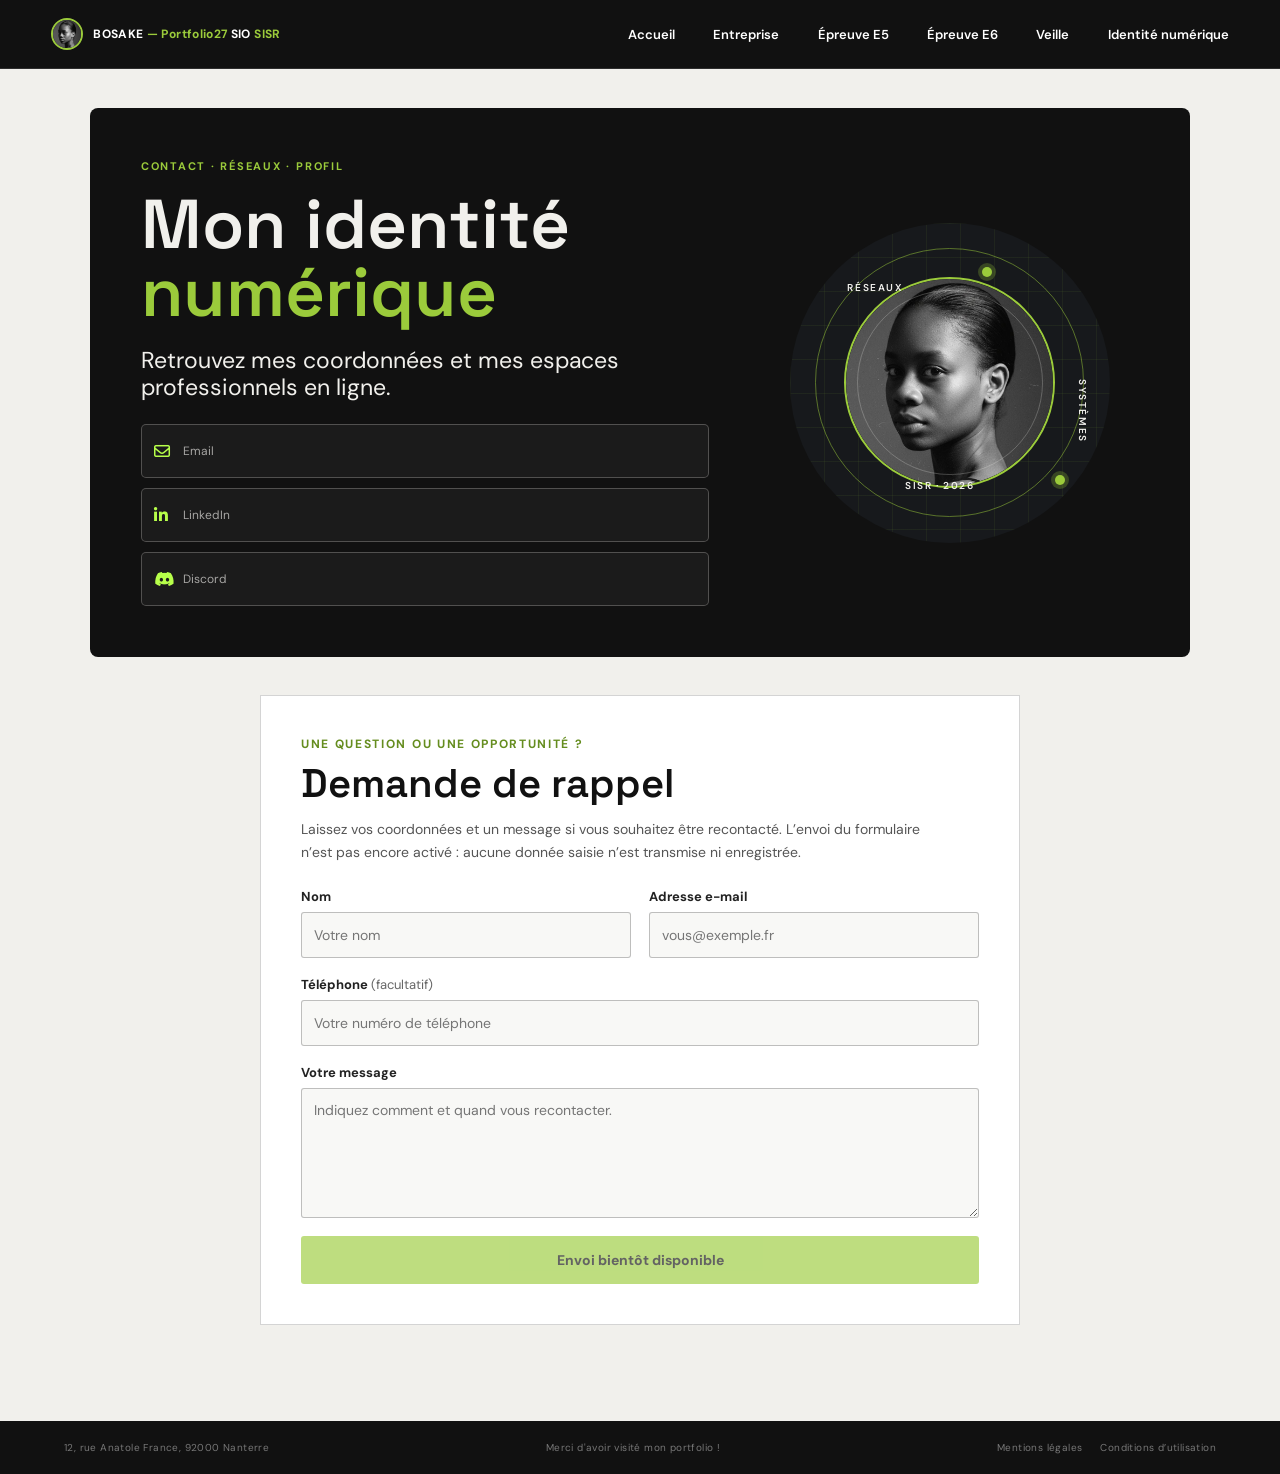
<file: identite-numerique.html>
<!DOCTYPE html>
<html lang="fr">
<head>
  <meta charset="UTF-8">
  <meta name="viewport" content="width=device-width, initial-scale=1.0">
  <meta name="description" content="Retrouvez les coordonnées et les réseaux de Rebecca Zuena BOSAKE, et laissez une demande pour être recontacté.">
  <title>Identité numérique — Rebecca Zuena BOSAKE</title>
  <link rel="preconnect" href="https://fonts.googleapis.com">
  <link rel="preconnect" href="https://fonts.gstatic.com" crossorigin>
  <link href="https://fonts.googleapis.com/css2?family=DM+Sans:wght@400;500;600;700&family=Space+Grotesk:wght@400;500;600;700&display=swap" rel="stylesheet">
  <link rel="stylesheet" href="https://cdnjs.cloudflare.com/ajax/libs/font-awesome/6.5.1/css/all.min.css">
  <link rel="stylesheet" href="css/style.css">
  <link rel="stylesheet" href="css/navigation.css">
  <link rel="stylesheet" href="css/profile.css">
  <link rel="stylesheet" href="css/accent.css">
  <link rel="stylesheet" href="css/section-pages.css">
  <link rel="stylesheet" href="css/portfolio-redesign.css">
</head>
<body class="standalone-section-page identity-page">
  <header class="nav">
    <a href="index.html#home" class="logo nav-wordmark magnetic">
      <img class="nav-avatar" src="images/rebecca-zuena-bosake.jpg" alt="Portrait de Rebecca Zuena BOSAKE">
      <span><span class="nav-brand-white">BOSAKE</span> — Portfolio27 <span class="nav-brand-white">SIO</span> <span class="nav-accent">SISR</span></span>
    </a>
    <nav class="nav-links" aria-label="Navigation principale">
      <a href="index.html#home">Accueil</a>
      <a href="alternance.html">Entreprise</a>
      <a href="e5.html">Épreuve E5</a>
      <a href="e6.html">Épreuve E6</a>
      <a href="veille.html">Veille</a>
      <a href="identite-numerique.html" aria-current="page">Identité numérique</a>
    </nav>
  </header>

  <main class="section-page identity-content">
    <div class="section-page-inner">
      <section class="identity-hero" aria-labelledby="identity-title">
        <article class="home-card identity-card">
          <div class="home-card-content">
            <p class="home-eyebrow">CONTACT · RÉSEAUX · PROFIL</p>
            <h1 class="home-title identity-title" id="identity-title"><span>Mon identité</span><span class="home-name-accent">numérique</span></h1>
            <p class="home-subtitle">Retrouvez mes coordonnées et mes espaces professionnels en ligne.</p>
            <nav class="home-contact-grid" aria-label="Me contacter et me retrouver en ligne">
              <a class="home-contact-card" href="mailto:rebecca.bosake@ynov.com">
                <i class="fa-regular fa-envelope" aria-hidden="true"></i>
                <span>Email</span>
              </a>
              <a class="home-contact-card" href="https://www.linkedin.com/in/rebecca-zuena-bosake-4a9a8a358?utm_source=share_via&amp;utm_content=profile&amp;utm_medium=member_ios" target="_blank" rel="noopener noreferrer">
                <i class="fa-brands fa-linkedin-in" aria-hidden="true"></i>
                <span>LinkedIn</span>
              </a>
              <a class="home-contact-card" href="https://discordapp.com/users/1363800523756798093" target="_blank" rel="noopener noreferrer">
                <i class="fa-brands fa-discord" aria-hidden="true"></i>
                <span>Discord</span>
              </a>
            </nav>
          </div>
          <div class="home-visual identity-photo" aria-hidden="true">
            <span class="home-orbit home-orbit-outer"></span>
            <span class="home-orbit home-orbit-inner"></span>
            <div class="home-portrait-frame">
              <img class="home-portrait" src="images/rebecca-zuena-bosake.jpg" alt="">
            </div>
            <span class="home-node home-node-top"></span>
            <span class="home-node home-node-side"></span>
            <span class="home-visual-label home-label-top">RÉSEAUX</span>
            <span class="home-visual-label home-label-side">SYSTÈMES</span>
            <span class="home-visual-label home-label-bottom">SISR · 2026</span>
          </div>
        </article>
      </section>

      <section class="identity-contact" aria-labelledby="contact-form-title">
        <p class="section-page-kicker">UNE QUESTION OU UNE OPPORTUNITÉ ?</p>
        <h2 id="contact-form-title">Demande de rappel</h2>
        <p class="identity-contact-intro">Laissez vos coordonnées et un message si vous souhaitez être recontacté. L’envoi du formulaire n’est pas encore activé : aucune donnée saisie n’est transmise ni enregistrée.</p>
        <form class="identity-contact-form" aria-labelledby="contact-form-title">
          <div class="identity-form-field">
            <label for="contact-name">Nom</label>
            <input id="contact-name" name="name" type="text" autocomplete="name" placeholder="Votre nom">
          </div>
          <div class="identity-form-field">
            <label for="contact-email">Adresse e-mail</label>
            <input id="contact-email" name="email" type="email" autocomplete="email" placeholder="vous@exemple.fr">
          </div>
          <div class="identity-form-field identity-form-field-wide">
            <label for="contact-phone">Téléphone <span>(facultatif)</span></label>
            <input id="contact-phone" name="phone" type="tel" autocomplete="tel" placeholder="Votre numéro de téléphone">
          </div>
          <div class="identity-form-field identity-form-field-wide">
            <label for="contact-message">Votre message</label>
            <textarea id="contact-message" name="message" rows="5" placeholder="Indiquez comment et quand vous recontacter."></textarea>
          </div>
          <button class="identity-form-submit" type="button" disabled>Envoi bientôt disponible</button>
        </form>
         </section>
    </div>
  </main>

  <footer class="portfolio-footer site-footer">
    <address>12, rue Anatole France, 92000 Nanterre</address>
    <span>Merci d'avoir visité mon portfolio !</span>
    <nav aria-label="Informations légales">
      <a href="mentions-legales.html">Mentions légales</a>
      <a href="conditions.html">Conditions d’utilisation</a>
    </nav>
  </footer>
  <script src="js/tab-title.js" defer></script>
</body>
</html>
</file>
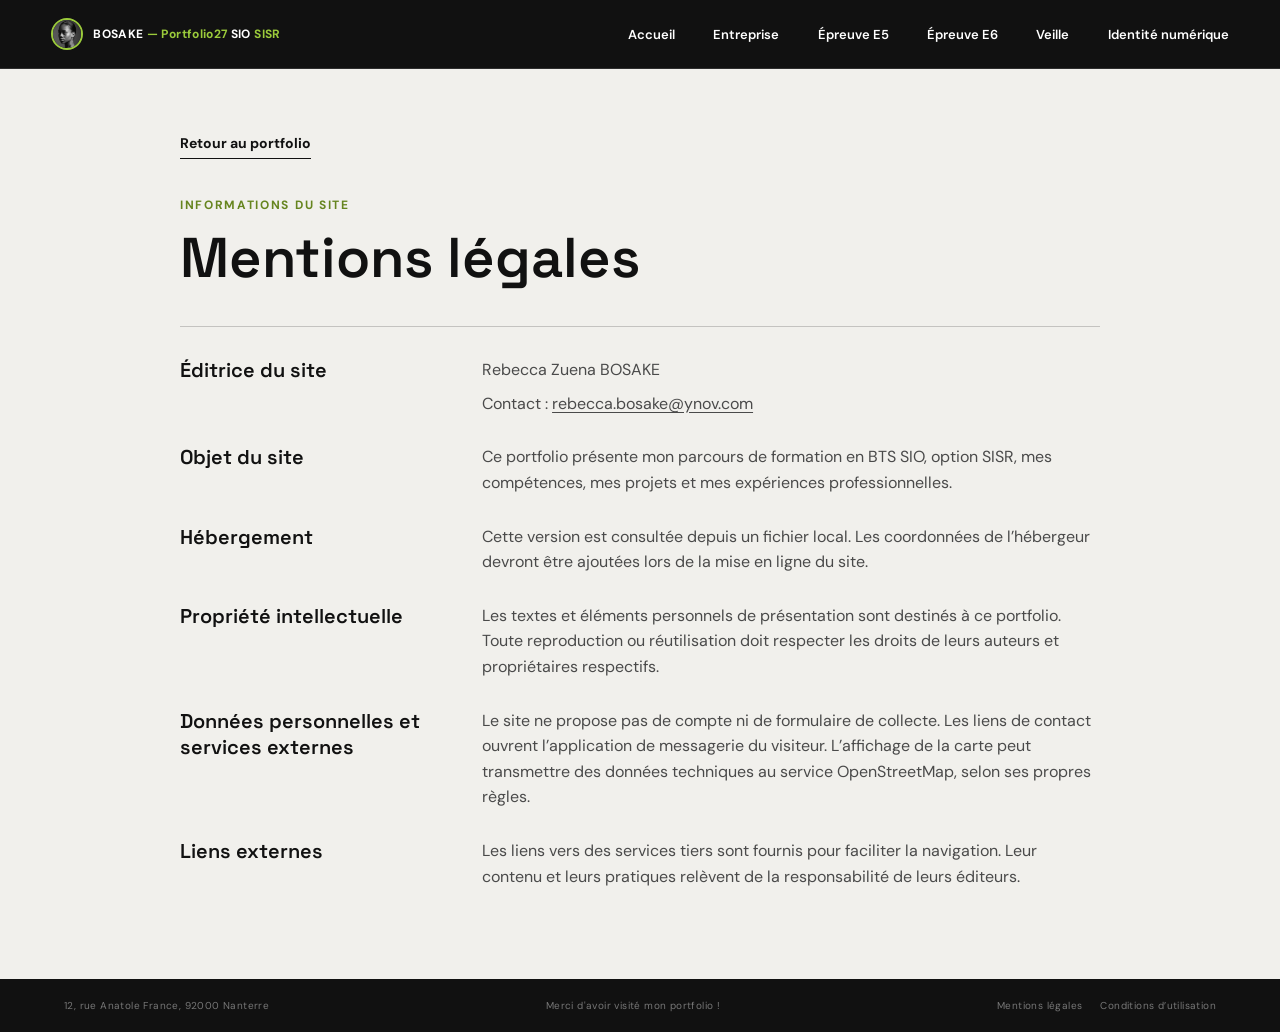
<file: mentions-legales.html>
<!DOCTYPE html>
<html lang="fr">
<head>
  <meta charset="UTF-8">
  <meta name="viewport" content="width=device-width, initial-scale=1.0">
  <meta name="description" content="Mentions légales du portfolio de Rebecca Zuena BOSAKE.">
  <title>Mentions légales — Rebecca Zuena BOSAKE</title>
  <link rel="preconnect" href="https://fonts.googleapis.com">
  <link rel="preconnect" href="https://fonts.gstatic.com" crossorigin>
  <link href="https://fonts.googleapis.com/css2?family=DM+Sans:wght@400;500;600;700&family=Space+Grotesk:wght@400;500;600;700&display=swap" rel="stylesheet">
  <link rel="stylesheet" href="css/style.css">
  <link rel="stylesheet" href="css/navigation.css">
  <link rel="stylesheet" href="css/profile.css">
  <link rel="stylesheet" href="css/accent.css">
  <link rel="stylesheet" href="css/legal.css">
</head>
<body class="legal-document">
  <header class="nav">
    <a href="index.html#home" class="logo nav-wordmark magnetic">
      <img class="nav-avatar" src="images/rebecca-zuena-bosake.jpg" alt="Portrait de Rebecca Zuena BOSAKE">
      <span><span class="nav-brand-white">BOSAKE</span> — Portfolio27 <span class="nav-brand-white">SIO</span> <span class="nav-accent">SISR</span></span>
    </a>
    <nav class="nav-links" aria-label="Navigation principale">
      <a href="index.html#home">Accueil</a>
      <a href="alternance.html">Entreprise</a>
      <a href="e5.html">Épreuve E5</a>
      <a href="e6.html">Épreuve E6</a>
      <a href="veille.html">Veille</a>
      <a href="identite-numerique.html">Identité numérique</a>
    </nav>
  </header>

  <main class="legal-page">
    <a class="legal-back" href="index.html#home">Retour au portfolio</a>
    <p class="legal-kicker">INFORMATIONS DU SITE</p>
    <h1 class="legal-title">Mentions légales</h1>
    <div class="legal-content">
      <section>
        <h2>Éditrice du site</h2>
        <p>Rebecca Zuena BOSAKE</p>
        <p>Contact : <a href="mailto:rebecca.bosake@ynov.com">rebecca.bosake@ynov.com</a></p>
      </section>
      <section>
        <h2>Objet du site</h2>
        <p>Ce portfolio présente mon parcours de formation en BTS SIO, option SISR, mes compétences, mes projets et mes expériences professionnelles.</p>
      </section>
      <section>
        <h2>Hébergement</h2>
        <p>Cette version est consultée depuis un fichier local. Les coordonnées de l’hébergeur devront être ajoutées lors de la mise en ligne du site.</p>
      </section>
      <section>
        <h2>Propriété intellectuelle</h2>
        <p>Les textes et éléments personnels de présentation sont destinés à ce portfolio. Toute reproduction ou réutilisation doit respecter les droits de leurs auteurs et propriétaires respectifs.</p>
      </section>
      <section>
        <h2>Données personnelles et services externes</h2>
        <p>Le site ne propose pas de compte ni de formulaire de collecte. Les liens de contact ouvrent l’application de messagerie du visiteur. L’affichage de la carte peut transmettre des données techniques au service OpenStreetMap, selon ses propres règles.</p>
      </section>
      <section>
        <h2>Liens externes</h2>
        <p>Les liens vers des services tiers sont fournis pour faciliter la navigation. Leur contenu et leurs pratiques relèvent de la responsabilité de leurs éditeurs.</p>
      </section>
    </div>
  </main>

  <footer class="portfolio-footer site-footer">
    <address>12, rue Anatole France, 92000 Nanterre</address>
    <span>Merci d'avoir visité mon portfolio !</span>
    <nav aria-label="Informations légales">
      <a href="mentions-legales.html">Mentions légales</a>
      <a href="conditions.html">Conditions d’utilisation</a>
    </nav>
  </footer>
  <script src="js/tab-title.js" defer></script>
</body>
</html>
</file>
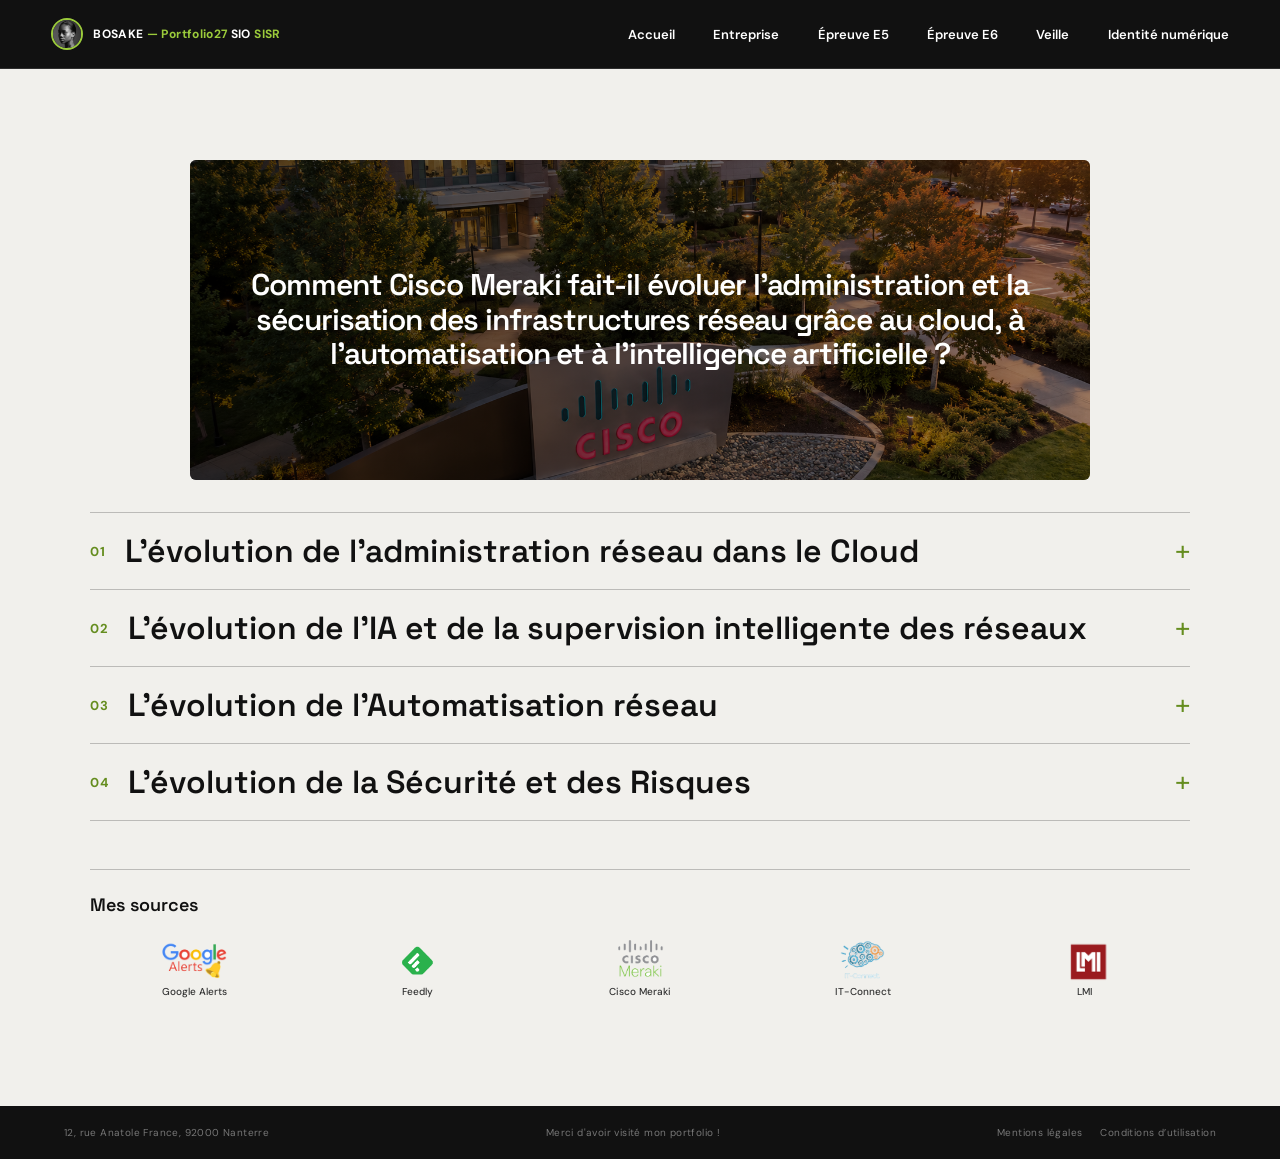
<file: veille.html>
<!DOCTYPE html>
<html lang="fr">
<head>
  <meta charset="UTF-8">
  <meta name="viewport" content="width=device-width, initial-scale=1.0">
  <meta name="description" content="Veille technologique de Rebecca Zuena BOSAKE sur le cloud, l'intelligence artificielle et l'automatisation.">
  <title>Veille technologique — Rebecca Zuena BOSAKE</title>
  <link rel="preconnect" href="https://fonts.googleapis.com">
  <link rel="preconnect" href="https://fonts.gstatic.com" crossorigin>
  <link rel="stylesheet" href="https://fonts.googleapis.com/css2?family=DM+Sans:wght@400;500;600;700&family=Space+Grotesk:wght@400;500;600;700&display=swap">
  <link rel="stylesheet" href="https://cdnjs.cloudflare.com/ajax/libs/font-awesome/6.5.1/css/all.min.css">
  <link rel="stylesheet" href="css/style.css">
  <link rel="stylesheet" href="css/navigation.css">
  <link rel="stylesheet" href="css/profile.css">
  <link rel="stylesheet" href="css/accent.css">
  <link rel="stylesheet" href="css/legal.css">
  <link rel="stylesheet" href="css/section-pages.css">
  <link rel="stylesheet" href="css/portfolio-redesign.css">
</head>
<body class="standalone-section-page veille-page">
  <header class="nav">
    <a href="index.html#home" class="logo nav-wordmark magnetic">
      <img class="nav-avatar" src="images/rebecca-zuena-bosake.jpg" alt="Portrait de Rebecca Zuena BOSAKE">
      <span><span class="nav-brand-white">BOSAKE</span> — Portfolio27 <span class="nav-brand-white">SIO</span> <span class="nav-accent">SISR</span></span>
    </a>
    <nav class="nav-links" aria-label="Navigation principale">
      <a href="index.html#home">Accueil</a>
      <a href="alternance.html">Entreprise</a>
      <a href="e5.html">Épreuve E5</a>
      <a href="e6.html">Épreuve E6</a>
      <a href="veille.html">Veille</a>
      <a href="identite-numerique.html">Identité numérique</a>
    </nav>
  </header>

  <main class="section-page section-page-dark">
    <div class="section-page-inner">
      <figure class="veille-topic-visual">
        <img src="images/campus-cisco-coucher-soleil.png" alt="Campus Cisco au coucher du soleil." decoding="async">
        <figcaption class="veille-topic-caption">
          <h1>Comment Cisco Meraki fait-il évoluer l'administration et la sécurisation des infrastructures réseau grâce au cloud, à l'automatisation et à l'intelligence artificielle&nbsp;?</h1>
        </figcaption>
      </figure>
      <section class="veille-areas" aria-label="Sommaire des domaines de veille">
        <details class="veille-area">
          <summary><span>01</span> L'évolution de l'administration réseau dans le Cloud <span class="veille-area-toggle" aria-hidden="true">+</span></summary>
          <p class="veille-area-description"><em>Comment Meraki transforme-t-il la manière de gérer les infrastructures réseau&nbsp;?</em></p>
          <div class="veille-work-grid">
            <article class="e5-work-card">
              <img class="veille-card-image" src="https://www.tahawultech.com/wp-content/uploads/2026/09/CISCO.jpg" alt="Visuel de l'article de TahawulTech consacré à l'intégration Axis et Cisco Meraki" loading="lazy" decoding="async">
              <div class="veille-card-content">
                <div class="veille-card-meta"><span>TahawulTech</span><span>Réseaux · Sécurité physique</span></div>
                <h3>Axis rapproche la sécurité physique des environnements IT</h3>
                <p>Axis et Cisco Meraki réunissent la gestion des équipements de sécurité connectés et celle du réseau dans un environnement cloud centralisé.</p>
                <a class="veille-card-cta" href="https://www.tahawultech.com/features/axis-connects-physical-security-to-broader-it-environments-through-cisco-meraki/" target="_blank" rel="noopener noreferrer">Plus d'information <span aria-hidden="true">↗</span></a>
              </div>
            </article>
            <article class="e5-work-card">
              <img class="veille-card-image" src="https://blogs.cisco.com/gcs/ciscoblogs/1/2026/09/MDM-Retail-blog-feature.png" alt="Illustration Cisco sur les réseaux sécurisés et connectés dans le commerce" loading="lazy" decoding="async">
              <div class="veille-card-content">
                <div class="veille-card-meta"><span>Cisco Blogs</span><span>Réseaux · Commerce</span></div>
                <h3>Des réseaux de magasins sécurisés, simples et prêts pour la suite</h3>
                <p>Cisco détaille les enjeux de connectivité, de sécurité et de gestion des équipements pour les enseignes et leurs nombreux points de vente.</p>
                <a class="veille-card-cta" href="https://blogs.cisco.com/networking/modern-retail-networks-are-secure-simple-and-ready-for-whats-next" target="_blank" rel="noopener noreferrer">Plus d'information <span aria-hidden="true">↗</span></a>
              </div>
            </article>
            <article class="e5-work-card">
              <img class="veille-card-image" src="https://etimg.etb2bimg.com/thumb/msid-134610750,imgsize-473719,width-1200,height-627,overlay-ettelecom,resizemode-75/enterprise-services/vodafone-ideas-b2b-arm-partners-with-cisco-to-enhance-hybrid-sd-wan-portfolio.jpg" alt="Illustration de l'article ETTelecom sur Vi Business et Cisco" loading="lazy" decoding="async">
              <div class="veille-card-content">
                <div class="veille-card-meta"><span>ETTelecom</span><span>Réseaux · SD-WAN</span></div>
                <h3>Vi Business et Cisco renforcent leur offre SD-WAN hybride</h3>
                <p>Le partenariat associe connectivité, gestion centralisée et services managés pour accompagner les entreprises dans leurs usages cloud et distribués.</p>
                <a class="veille-card-cta" href="https://telecom.economictimes.indiatimes.com/news/enterprise-services/vodafone-ideas-b2b-arm-partners-with-cisco-to-enhance-hybrid-sd-wan-portfolio/134610750" target="_blank" rel="noopener noreferrer">Plus d'information <span aria-hidden="true">↗</span></a>
              </div>
            </article>
            <article class="e5-work-card">
              <img class="veille-card-image veille-card-image-contain" src="https://www.btigroup.com/wp-content/uploads/2026/10/cisco-meraki-ms130-switch-family.webp" alt="Commutateurs Cisco illustrant la gestion réseau dans le cloud" loading="lazy" decoding="async">
              <div class="veille-card-content">
                <div class="veille-card-meta"><span>Cisco Meraki</span><span>Documentation officielle · Switching</span></div>
                <h3>Gestion cloud des commutateurs Cisco avec IOS XE</h3>
                <p>Présentation de la gestion cloud des commutateurs Cisco compatibles avec IOS XE.</p>
                <a class="veille-card-cta" href="https://documentation.meraki.com/Switching/Cloud_Management_with_IOS_XE/Product_Information/Overviews_and_Datasheets/Cloud_Management_with_IOS_XE_Overview?utm_source=chatgpt.com" target="_blank" rel="noopener noreferrer">Plus d'information <span aria-hidden="true">↗</span></a>
              </div>
            </article>
          </div>
        </details>
        <details class="veille-area">
          <summary><span>02</span> L’évolution de l’IA et de la supervision intelligente des réseaux <span class="veille-area-toggle" aria-hidden="true">+</span></summary>
          <p class="veille-area-description"><em>Comment Meraki améliore-t-il la détection des problèmes et le diagnostic réseau&nbsp;?</em></p>
          <div class="veille-work-grid">
            <article class="e5-work-card">
              <img class="veille-card-image" src="https://www.atpress.ne.jp/attachments/pOyQnuBuDzBipb2keVxf.png" alt="Illustration de l'étude de marché sur les caméras de sécurité domestiques avec intelligence artificielle" loading="lazy" decoding="async">
              <div class="veille-card-content">
                <div class="veille-card-meta"><span>ATPress</span><span>Cybersécurité · Étude de marché</span></div>
                <h3>Le marché mondial des caméras de sécurité domestiques IA</h3>
                <p>Une étude présente l'évolution du marché des caméras de surveillance intégrant la détection de personnes, de véhicules et d'autres fonctions d'analyse.</p>
                <a class="veille-card-cta" href="https://www.atpress.ne.jp/news/5329804" target="_blank" rel="noopener noreferrer">Plus d'information <span aria-hidden="true">↗</span></a>
              </div>
            </article>
          </div>
        </details>
        <details class="veille-area">
          <summary><span>03</span> L'évolution de l'Automatisation réseau <span class="veille-area-toggle" aria-hidden="true">+</span></summary>
          <p class="veille-area-description"><em>Comment Meraki réduit-il les interventions manuelles dans le déploiement et l'exploitation des réseaux&nbsp;?</em></p>
          <div class="veille-work-grid">
            <article class="e5-work-card">
              <img class="veille-card-image veille-card-image-contain" src="https://cxotoday.com/wp-content/uploads/2022/12/Vodafone.png" alt="Logo Vodafone Idea illustrant la couverture de CXOToday" loading="lazy" decoding="async">
              <div class="veille-card-content">
                <div class="veille-card-meta"><span>CXOToday</span><span>Transformation numérique · Réseaux</span></div>
                <h3>Vi Business et Cisco accélèrent la transformation des réseaux d'entreprise</h3>
                <p>Un retour sur leur collaboration autour de solutions réseau sécurisées, évolutives et adaptées à l'adoption du cloud par les entreprises.</p>
                <a class="veille-card-cta" href="https://cxotoday.com/media-coverage/vi-business-partners-with-cisco-to-accelerate-enterprise-network-transformation/" target="_blank" rel="noopener noreferrer">Plus d'information <span aria-hidden="true">↗</span></a>
              </div>
            </article>
            <article class="e5-work-card">
              <img class="veille-card-image" src="https://www.indexbox.io/landing/img/blog/custom-report-v2/world-commercial-touch-display-market-analysis-forecast-size-trends-and-insights-1790423183.webp" alt="Illustration de l'étude IndexBox sur le marché des écrans tactiles commerciaux" loading="lazy" decoding="async">
              <div class="veille-card-content">
                <div class="veille-card-meta"><span>IndexBox</span><span>Marché · Affichage numérique</span></div>
                <h3>Écrans tactiles commerciaux : perspectives jusqu'en 2035</h3>
                <p>Une analyse des tendances du marché, portée notamment par l'automatisation industrielle, les bornes interactives et l'affichage numérique.</p>
                <a class="veille-card-cta" href="https://www.indexbox.io/blog/commercial-touch-display-market-forecast-to-2035-demand-accelerates-on-industrial-automation-and-digital-signage/" target="_blank" rel="noopener noreferrer">Plus d'information <span aria-hidden="true">↗</span></a>
              </div>
            </article>
          </div>
        </details>
        <details class="veille-area">
          <summary><span>04</span> L'évolution de la Sécurité et des Risques <span class="veille-area-toggle" aria-hidden="true">+</span></summary>
          <p class="veille-area-description"><em>Comment la sécurisation des réseaux administrés par le cloud évolue-t-elle chez Meraki&nbsp;?</em></p>
          <div class="veille-work-grid">
            <article class="e5-work-card">
              <img class="veille-card-image veille-card-image-contain" src="https://www.btigroup.com/wp-content/uploads/2026/10/cisco-meraki-ms130-switch-family.webp" alt="Illustration de la gamme de commutateurs Cisco Meraki MS130 pour Currys Business" loading="lazy" decoding="async">
              <div class="veille-card-content">
                <div class="veille-card-meta"><span>Currys Business</span><span>Fiche produit · Commutateur administrable</span></div>
                <h3>Cisco Meraki MS130-8 — commutateur administrable 8 ports</h3>
                <p>Fiche produit du modèle compact MS130-8, un commutateur administrable destiné à connecter les équipements d'un réseau d'entreprise.</p>
                <a class="veille-card-cta" href="https://business.currys.co.uk/catalogue/computing/desktops/windows-desktops/cisco-meraki-ms130-8-switch-8-ports-managed/P317928P" target="_blank" rel="noopener noreferrer">Plus d'information <span aria-hidden="true">↗</span></a>
              </div>
            </article>
            <article class="e5-work-card">
              <img class="veille-card-image veille-card-image-contain" src="https://www.btigroup.com/wp-content/uploads/2026/10/cisco-meraki-ms130-switch-family.webp" alt="Commutateurs Cisco Meraki illustrant l'article sur les mises à jour de sécurité" loading="lazy" decoding="async">
              <div class="veille-card-content">
                <div class="veille-card-meta"><span>SystemTek</span><span>Cybersécurité · Meraki</span></div>
                <h3>Cisco publie des mises à jour de sécurité critiques pour les équipements Meraki</h3>
                <p>Article consacré aux mises à jour de sécurité critiques publiées par Cisco pour ses équipements réseau Meraki.</p>
                <a class="veille-card-cta" href="https://www.systemtek.co.uk/2026/10/cisco-issues-critical-security-updates-for-meraki-networking-devices/" target="_blank" rel="noopener noreferrer">Plus d'information <span aria-hidden="true">↗</span></a>
              </div>
            </article>
          </div>
        </details>
      </section>
      <section class="veille-sources" aria-labelledby="veille-sources-title">
        <h2 id="veille-sources-title">Mes sources</h2>
        <div class="veille-sources-grid">
          <figure class="veille-source">
            <a href="https://www.google.com/alerts" target="_blank" rel="noopener noreferrer">
              <img src="images/source-google-alerts.png" alt="" loading="lazy" decoding="async">
              <span>Google Alerts</span>
            </a>
          </figure>
          <figure class="veille-source">
            <a href="https://feedly.com/i/my/me" target="_blank" rel="noopener noreferrer">
              <img src="images/source-feedly.png" alt="" loading="lazy" decoding="async">
              <span>Feedly</span>
            </a>
          </figure>
          <figure class="veille-source">
            <a href="https://n148.dashboard.meraki.com/o/BHnzwc/manage/organization/map#t=network" target="_blank" rel="noopener noreferrer">
              <img src="images/source-cisco-meraki.png" alt="" loading="lazy" decoding="async">
              <span>Cisco Meraki</span>
            </a>
          </figure>
          <figure class="veille-source">
            <a href="https://www.it-connect.fr/" target="_blank" rel="noopener noreferrer">
              <img src="images/source-it-connect.png" alt="" loading="lazy" decoding="async">
              <span>IT-Connect</span>
            </a>
          </figure>
          <figure class="veille-source">
            <a href="http://lemondeinformatique.fr/" target="_blank" rel="noopener noreferrer">
              <img src="images/source-lmi.png" alt="" loading="lazy" decoding="async">
              <span>LMI</span>
            </a>
          </figure>
        </div>
      </section>
    </div>
  </main>

  <footer class="portfolio-footer site-footer">
    <address>12, rue Anatole France, 92000 Nanterre</address>
    <span>Merci d'avoir visité mon portfolio !</span>
    <nav aria-label="Informations légales">
      <a href="mentions-legales.html">Mentions légales</a>
      <a href="conditions.html">Conditions d’utilisation</a>
    </nav>
  </footer>
  <script src="js/tab-title.js" defer></script>
</body>
</html>
</file>
<file: css/style.css>
*{box-sizing:border-box;margin:0;padding:0}html{scroll-behavior:smooth}body{font-family:"DM Sans",sans-serif;background:#f1f0ec;color:#111;overflow-x:hidden}a{color:inherit;text-decoration:none}button{font:inherit}.loader{position:fixed;inset:0;background:#111;z-index:1000;color:#f1f0ec;display:grid;place-items:center}.loader-inner{width:min(520px,80vw);text-align:center}.loader-kicker{font-size:10px;letter-spacing:.25em;display:block;margin-bottom:18px;opacity:.55}.loader strong{font:600 clamp(50px,10vw,110px)/.9 "Space Grotesk";letter-spacing:-.08em}.loader strong span,.accent{color:#b7ff4a}.loader-line{height:1px;background:#444;margin:35px 0 10px;overflow:hidden}.loader-line i{display:block;height:100%;width:0;background:#f1f0ec}.loader small{font-size:10px;letter-spacing:.2em}.cursor-dot,.cursor-ring{position:fixed;pointer-events:none;z-index:9999;border-radius:50%;transform:translate(-50%,-50%)}.cursor-dot{width:5px;height:5px;background:#b7ff4a}.cursor-ring{width:30px;height:30px;border:1px solid rgba(17,17,17,.5);transition:width .25s,height .25s,border-color .25s}.nav{position:fixed;z-index:100;top:0;left:0;width:100%;padding:28px 4vw;display:flex;justify-content:space-between;align-items:center;mix-blend-mode:difference;color:white}.logo{font:700 27px "Space Grotesk";letter-spacing:-.08em}.logo span{color:#b7ff4a}.menu-btn{border:0;background:none;width:45px;height:45px;display:grid;align-content:center;gap:6px;cursor:pointer}.menu-btn span{height:1px;width:28px;background:#fff;display:block;transition:.4s}.menu{position:fixed;inset:0;background:#111;color:#f1f0ec;z-index:90;display:grid;place-items:center;transform:translateY(-100%)}.menu nav{width:min(900px,82vw);display:flex;flex-direction:column}.menu nav a{font:500 clamp(38px,7vw,90px)/1 "Space Grotesk";letter-spacing:-.06em;padding:9px 0;border-bottom:1px solid #333;display:flex;justify-content:space-between}.menu nav a em{font:12px "DM Sans";letter-spacing:.15em;color:#777;font-style:normal}.hero{min-height:100vh;position:relative;display:flex;align-items:center;padding:120px 7vw;overflow:hidden}.hero-grid{position:absolute;inset:0;background-image:linear-gradient(rgba(0,0,0,.045) 1px,transparent 1px),linear-gradient(90deg,rgba(0,0,0,.045) 1px,transparent 1px);background-size:70px 70px;mask-image:linear-gradient(to bottom,#000,transparent)}.hero-content{position:relative;width:100%;z-index:1}.eyebrow{font-size:10px;letter-spacing:.22em;font-weight:600;margin-bottom:35px}.eyebrow span{color:#8c8c8c;padding:0 7px}.hero-title{font:600 clamp(65px,13vw,185px)/.79 "Space Grotesk";letter-spacing:-.085em}.hero-title .line{display:block;overflow:hidden}.hero-title .muted{color:#a5a39d}.hero-bottom{display:flex;justify-content:space-between;align-items:end;margin-top:55px;max-width:1000px}.hero-bottom p{max-width:400px;font-size:14px;line-height:1.6;color:#555}.circle-link{width:115px;height:115px;border:1px solid #222;border-radius:50%;display:grid;place-items:center;font-size:9px;letter-spacing:.16em;transition:.4s}.circle-link:hover{background:#111;color:#fff}.circle-link span{font-size:18px}.scroll-indicator{position:absolute;bottom:35px;left:7vw;font-size:8px;letter-spacing:.2em;display:flex;gap:12px;align-items:center}.scroll-indicator span{width:35px;height:1px;background:#111}.section{position:relative;padding:150px 7vw}.section-number,.section-label{position:absolute;top:155px;font-size:9px;letter-spacing:.2em;color:#888}.section-number{left:3vw}.section-label{right:7vw}.intro-content{max-width:1050px;margin-left:13%;padding-top:70px}.big-text{font:500 clamp(36px,6vw,80px)/1.05 "Space Grotesk";letter-spacing:-.055em;max-width:1050px}.big-text strong{font-weight:500}.big-text span{color:#888}.body-copy{font-size:15px;line-height:1.7;color:#666;max-width:440px;margin:70px 0 35px;margin-left:40%}.text-link{font-size:10px;letter-spacing:.16em;border-bottom:1px solid #111;padding-bottom:8px;margin-left:40%}.text-link span{font-size:15px;margin-left:12px}.dark{background:#111;color:#f1f0ec}.dark .section-number,.dark .section-label{color:#666}.section-heading{margin-left:13%;padding-top:65px}.section-heading h2,.timeline h2,.contact h2{font:500 clamp(52px,8vw,115px)/.88 "Space Grotesk";letter-spacing:-.075em}.section-heading h2 span,.timeline h2 span,.contact h2 span{color:#777}.work-list{margin:100px 0 0 13%;border-top:1px solid #333}.work-item{display:grid;grid-template-columns:7% 25% 1fr auto;align-items:center;padding:32px 0;border-bottom:1px solid #333}.work-item>span,.work-item>b{font-size:9px;letter-spacing:.15em;color:#777}.work-item h3{font:500 clamp(22px,3vw,38px) "Space Grotesk";letter-spacing:-.04em}.work-item p{font-size:13px;color:#888;max-width:360px;line-height:1.5}.project-grid{margin:100px 0 0 13%;display:grid;grid-template-columns:1fr 1fr;gap:22px}.project-card{border-top:1px solid #bbb;padding-top:18px;cursor:pointer}.project-index{font-size:9px;color:#888;letter-spacing:.15em}.project-visual{height:340px;margin:20px 0;position:relative;overflow:hidden;background:#deddd8;display:grid;place-items:center}.visual-network{background:#171717}.visual-network i{position:absolute;width:9px;height:9px;border-radius:50%;background:#b7ff4a}.visual-network i:nth-child(1){left:25%;top:30%}.visual-network i:nth-child(2){right:25%;top:25%}.visual-network i:nth-child(3){left:40%;bottom:25%}.visual-network i:nth-child(4){right:20%;bottom:30%}.visual-network:after,.visual-network:before{content:"";position:absolute;width:50%;height:1px;background:#777;transform:rotate(20deg)}.visual-network:before{transform:rotate(-25deg)}.visual-server{background:#d2d1cc;align-content:center;gap:12px}.visual-server i{width:45%;height:48px;border:1px solid #111;position:relative}.visual-server i:after{content:"••••";position:absolute;right:12px;top:13px;letter-spacing:4px}.visual-linux{background:#171717;color:#b7ff4a;font:500 70px "Space Grotesk"}.visual-security{background:#d6d5cf}.shield{font-size:120px}.project-info h3{font:500 32px "Space Grotesk";letter-spacing:-.04em}.project-info p{font-size:13px;color:#666;max-width:430px;line-height:1.5;margin:10px 0 18px}.project-info span{font-size:8px;letter-spacing:.2em;color:#888}.timeline-content{margin-left:13%;padding-top:65px}.timeline-list{max-width:850px;margin-top:100px}.timeline-item{display:grid;grid-template-columns:10% 1fr;border-top:1px solid #333;padding:35px 0}.timeline-item>b{font-size:10px;color:#666}.timeline-item small{font-size:8px;letter-spacing:.2em;color:#666}.timeline-item h3{font:500 30px "Space Grotesk";margin:7px 0}.timeline-item p{color:#888;font-size:13px;line-height:1.5;max-width:500px}.contact{min-height:90vh;display:grid;align-content:center}.contact-content{margin-left:13%;padding-top:50px}.email{display:inline-block;font:500 clamp(20px,3vw,40px) "Space Grotesk";letter-spacing:-.04em;border-bottom:1px solid #111;padding:10px 0;margin-top:55px}.email span{font-size:22px;margin-left:25px}.socials{display:flex;gap:30px;margin-top:70px}.socials a{font-size:9px;letter-spacing:.2em}.socials a:hover{color:#777}footer{background:#111;color:#777;padding:25px 7vw;display:flex;justify-content:space-between;font-size:8px;letter-spacing:.16em}.reveal{opacity:0;transform:translateY(35px)}@media(max-width:800px){.cursor-dot,.cursor-ring{display:none}.hero{padding:130px 7vw}.hero-title{font-size:18vw}.hero-bottom{align-items:start;gap:30px;flex-direction:column}.circle-link{width:90px;height:90px}.section{padding:110px 7vw}.section-number,.section-label{top:115px}.section-number{left:4vw}.section-label{right:7vw}.intro-content,.section-heading,.work-list,.project-grid,.timeline-content,.contact-content{margin-left:0}.big-text{font-size:12vw}.body-copy,.text-link{margin-left:0}.work-item{grid-template-columns:12% 1fr}.work-item p{grid-column:2;margin-top:8px}.work-item b{display:none}.project-grid{grid-template-columns:1fr}.project-visual{height:260px}.section-heading{padding-top:45px}.work-list,.project-grid,.timeline-list{margin-top:65px}footer{flex-direction:column;gap:10px}.menu nav a{font-size:12vw}}
</file>
<file: css/navigation.css>
.nav {
  position: fixed;
  z-index: 999;
  top: 0;
  left: 0;
  width: 100%;
  gap: 28px;
  padding: 18px 4vw;
  border-bottom: 1px solid rgba(255, 255, 255, .12);
  background: #111;
  color: #fff;
  mix-blend-mode: normal;
}

.nav-links {
  display: flex;
  align-items: center;
  justify-content: flex-end;
  gap: clamp(16px, 3vw, 42px);
  min-width: 0;
}

.nav-links a {
  flex: none;
  font-size: 13px;
  font-weight: 600;
  white-space: nowrap;
  transition: color .2s;
}

.nav-links a:hover {
  color: #9BCB3B;
}

.nav-links a:focus-visible {
  outline: 2px solid #9BCB3B;
  outline-offset: 4px;
}

.logo {
  flex: none;
}

.nav-wordmark {
  font-family: "DM Sans", sans-serif;
  font-size: 12px;
  font-weight: 700;
  letter-spacing: .03em;
  white-space: nowrap;
}

.quick-nav {
  position: fixed;
  z-index: 1100;
  top: 50%;
  left: 14px;
  display: flex;
  flex-direction: column;
  align-items: flex-start;
  gap: 9px;
  transform: translateY(-50%);
}

.quick-nav-links {
  display: flex;
  flex-direction: column;
  gap: 8px;
  visibility: hidden;
  opacity: 0;
  transform: translateY(8px);
  pointer-events: none;
}

.quick-nav.is-pinned .quick-nav-links,
.quick-nav:hover .quick-nav-links,
.quick-nav:focus-within .quick-nav-links,
.quick-nav:has(+ .quick-nav-toggle:hover) .quick-nav-links,
.quick-nav:has(+ .quick-nav-toggle:focus-visible) .quick-nav-links {
  visibility: visible;
  opacity: 1;
  transform: translateY(0);
  pointer-events: auto;
}

.quick-nav-button,
.quick-nav-top {
  display: inline-flex;
  min-height: 40px;
  align-items: center;
  justify-content: center;
  padding: 0 14px;
  border: 1px solid rgba(241, 240, 236, .8);
  border-radius: 999px;
  background: #111;
  color: #f1f0ec;
  box-shadow: 0 3px 14px rgba(0, 0, 0, .16);
  font-size: 12px;
  font-weight: 600;
  white-space: nowrap;
  transition: color .2s, background-color .2s, border-color .2s, transform .2s;
}

.quick-nav-button:hover,
.quick-nav-top:hover,
.quick-nav-primary {
  border-color: #9BCB3B;
  background: #9BCB3B;
  color: #111;
}

.quick-nav-button:focus-visible,
.quick-nav-top:focus-visible {
  outline: 2px solid #9BCB3B;
  outline-offset: 3px;
}

.quick-nav-top {
  position: fixed;
  z-index: 1101;
  right: 24px;
  bottom: 24px;
  width: 40px;
  height: 40px;
  padding: 0;
  border-color: #9BCB3B;
  background: #9BCB3B;
  color: #111;
  font-size: 10px;
  font-weight: 700;
  line-height: 1;
}

html {
  scroll-padding-top: 0;
  scroll-behavior: auto;
}

.nav-wordmark {
  display: inline-flex;
  align-items: center;
  gap: 10px;
}

.nav-avatar {
  flex: none;
  width: 32px;
  height: 32px;
  border: 2px solid #9BCB3B;
  border-radius: 50%;
  object-fit: cover;
  object-position: center 24%;
}

.nav-accent {
  color: #9BCB3B;
}

.nav-wordmark > span {
  color: #fff;
}

.nav-wordmark .nav-brand-white {
  color: #fff;
}

.nav-wordmark .nav-accent {
  color: #9BCB3B;
}

.quick-nav {
  transition: transform .32s cubic-bezier(.2, .7, .2, 1);
}

.quick-nav.has-scrolled:not(.is-pinned) {
  transform: translate(calc(-100% - 14px), -50%);
}

.quick-nav.has-scrolled.is-pinned,
.quick-nav.has-scrolled:hover,
.quick-nav.has-scrolled:focus-within,
.quick-nav.has-scrolled:has(+ .quick-nav-toggle:hover),
.quick-nav.has-scrolled:has(+ .quick-nav-toggle:focus-visible) {
  transform: translateY(-50%);
}

.quick-nav.is-pinned .quick-nav-links,
.quick-nav:hover .quick-nav-links,
.quick-nav:focus-within .quick-nav-links,
.quick-nav:has(+ .quick-nav-toggle:hover) .quick-nav-links,
.quick-nav:has(+ .quick-nav-toggle:focus-visible) .quick-nav-links {
  visibility: visible;
  opacity: 1;
  transform: translateY(0);
  pointer-events: auto;
}

.quick-nav-toggle {
  position: fixed;
  z-index: 1101;
  top: 50%;
  left: 0;
  display: grid;
  width: 20px;
  height: 64px;
  place-items: center;
  padding: 0;
  border: 1px solid rgba(241, 240, 236, .8);
  border-left: 0;
  border-radius: 0 12px 12px 0;
  background: #111;
  color: #9BCB3B;
  box-shadow: 0 3px 14px rgba(0, 0, 0, .16);
  cursor: pointer;
  font-size: 20px;
  transform: translateY(-50%);
  transition: color .2s, background-color .2s;
  visibility: hidden;
  opacity: 0;
}

.quick-nav.has-scrolled + .quick-nav-toggle {
  visibility: visible;
  opacity: 1;
}

.quick-nav-toggle:hover,
.quick-nav-toggle:focus-visible {
  background: #9BCB3B;
  color: #111;
}

.quick-nav-toggle.is-pinned span {
  transform: rotate(180deg);
}

.quick-nav-toggle span {
  transition: transform .25s;
}

@media (prefers-reduced-motion: reduce) {
  .quick-nav,
  .quick-nav-toggle,
  .quick-nav-toggle span {
    transition-duration: .01ms;
  }
}

@media (max-width: 800px) {
  .nav {
    gap: 22px;
    padding: 14px 5vw;
      .nav-avatar {
    width: 26px;
    height: 26px;
  }
  }

  .nav-links {
    flex: 1;
    justify-content: flex-start;
    overflow-x: auto;
    scrollbar-width: none;
    -webkit-overflow-scrolling: touch;
  }

  .nav-links::-webkit-scrollbar {
    display: none;
  }

  .nav-links a {
    font-size: 12px;
  }

  .nav-wordmark {
    font-size: 10px;
  }

  .quick-nav {
    top: auto;
    bottom: 54px;
    left: 12px;
    max-width: calc(100vw - 66px);
    flex-direction: row;
    align-items: center;
    gap: 6px;
    transform: none;
  }

  .quick-nav.has-scrolled:not(.is-pinned) {
    transform: translateY(calc(100% + 54px));
  }

  .quick-nav.has-scrolled.is-pinned,
  .quick-nav.has-scrolled:hover,
  .quick-nav.has-scrolled:focus-within,
  .quick-nav.has-scrolled:has(+ .quick-nav-toggle:hover),
  .quick-nav.has-scrolled:has(+ .quick-nav-toggle:focus-visible) {
    transform: none;
  }

  .quick-nav.is-pinned .quick-nav-links,
  .quick-nav:hover .quick-nav-links,
  .quick-nav:focus-within .quick-nav-links,
  .quick-nav:has(+ .quick-nav-toggle:hover) .quick-nav-links,
  .quick-nav:has(+ .quick-nav-toggle:focus-visible) .quick-nav-links {
    transform: none;
  }

  .quick-nav-toggle {
    top: auto;
    bottom: 12px;
    left: 12px;
    width: 64px;
    height: 22px;
    border: 1px solid rgba(241, 240, 236, .8);
    border-bottom: 0;
    border-radius: 12px 12px 0 0;
    transform: none;
  }

  .quick-nav-toggle.is-pinned span {
    transform: rotate(90deg);
  }

  .quick-nav-links {
    flex-direction: row;
    max-width: calc(100vw - 118px);
    gap: 5px;
    overflow-x: auto;
    scrollbar-width: none;
    -webkit-overflow-scrolling: touch;
  }

  .quick-nav-links::-webkit-scrollbar {
    display: none;
  }

  .quick-nav-button {
    min-height: 38px;
    padding: 0 10px;
    font-size: 11px;
  }

  .quick-nav-top {
    right: 12px;
    bottom: 12px;
    width: 38px;
    height: 38px;
    min-height: 38px;
  }
}

@media (max-width: 430px) {
  .nav-links {
    gap: 7px;
  }

  .nav-links a {
    font-size: 11px;
  }

  .quick-nav {
    bottom: 50px;
  }

  .quick-nav-toggle {
    bottom: 8px;
    left: 12px;
  }

  .quick-nav-button {
    padding: 0 8px;
    font-size: 10px;
  }
}
</file>
<file: css/profile.css>
.home-hero {
  min-height: 0;
  padding: 112px 5vw 96px;
  background: #f1f0ec;
}

.stack-panel {
  position: relative;
  min-height: 100vh;
  isolation: isolate;
}

.stack-panel:not(#home) {
  margin-top: -48px;
  padding-top: 198px;
}

#home.stack-panel {
  z-index: 1;
  min-height: 0;
}

#profil.stack-panel {
  z-index: 2;
  background: #f1f0ec;
  min-height: 0;
  padding: 56px 7vw 28px;
}

#certifications.stack-panel {
  z-index: 3;
  min-height: 0;
  margin-top: -16px;
  padding: 64px 7vw 48px;
  background: #f1f0ec;
  color: #111;
}

#entreprise.stack-panel {
  z-index: 3;
  min-height: 0;
  margin-top: -16px;
  padding: 64px 7vw 58px;
  background: #e8e7e1;
  color: #111;
  scroll-margin-top: 72px;
}

#certifications.stack-panel {
  z-index: 4;
}

#parcours.stack-panel {
  z-index: 5;
  min-height: 0;
  margin-top: -16px;
  padding: 64px 7vw 58px;
  background: #e8e7e1;
  color: #111;
}

#experience.stack-panel {
  z-index: 5;
  background: #111;
}

#e6.stack-panel {
  z-index: 6;
  background: #f1f0ec;
}

#veille.stack-panel {
  z-index: 7;
  background: #111;
}

#contact.stack-panel {
  z-index: 9;
  min-height: 0;
  padding: 90px 7vw 64px;
  background: #f1f0ec;
}

#cv.stack-panel {
  z-index: 8;
  min-height: 0;
  padding: 90px 7vw 96px;
  background: #f1f0ec;
  color: #111;
}

.home-hero .hero-grid {
  display: none;
}

.home-card {
  position: relative;
  isolation: isolate;
  display: grid;
  grid-template-columns: minmax(0, 1.1fr) minmax(260px, .9fr);
  align-items: center;
  gap: clamp(30px, 5vw, 76px);
  width: min(1480px, 100%);
  min-height: 0;
  margin: 0 auto;
  padding: clamp(30px, 4vw, 58px);
  overflow: hidden;
  border-radius: 8px;
  background: #111;
  color: #f1f0ec;
}

.home-card-content {
  position: relative;
  z-index: 1;
}

.home-eyebrow,
.profile-kicker {
  color: #9BCB3B;
  font-size: 11px;
  font-weight: 700;
  letter-spacing: .16em;
}

.home-eyebrow span {
  color: #f1f0ec;
}

.home-title {
  display: flex;
  flex-direction: column;
  margin-top: 24px;
  font: 600 68px/.98 "Space Grotesk", sans-serif;
}

.home-title span {
  white-space: nowrap;
}

.home-name-accent {
  color: #9BCB3B;
}

.home-subtitle {
  margin-top: 24px;
  min-height: 2.4em;
  font-size: 26px;
  line-height: 1.2;
}

.typed-cursor {
  color: #9BCB3B;
}

.home-summary {
  margin-top: 18px;
  color: rgba(241, 240, 236, .76);
  font-size: 17px;
  line-height: 1.7;
}

.home-summary strong {
  color: #f1f0ec;
}

.home-actions {
  display: flex;
  flex-wrap: wrap;
  gap: 12px;
  margin-top: 34px;
}

.home-button {
  display: inline-flex;
  min-height: 48px;
  align-items: center;
  justify-content: center;
  gap: 10px;
  padding: 0 22px;
  border: 1px solid rgba(241, 240, 236, .72);
  border-radius: 999px;
  color: #f1f0ec;
  font-size: 14px;
  font-weight: 600;
  transition: color .2s, background-color .2s, border-color .2s;
}

.home-button:hover,
.home-button-primary {
  border-color: #9BCB3B;
  background: #9BCB3B;
  color: #111;
}

.home-visual {
  position: relative;
  display: grid;
  width: min(100%, 380px);
  aspect-ratio: 1;
  place-items: center;
  justify-self: center;
  overflow: hidden;
  border-radius: 50%;
  background-color: #17191c;
  background-image: linear-gradient(rgba(155, 203, 59, .07) 1px, transparent 1px), linear-gradient(90deg, rgba(155, 203, 59, .07) 1px, transparent 1px);
  background-size: 34px 34px;
}

.home-orbit {
  position: absolute;
  z-index: 1;
  border: 1px solid rgba(155, 203, 59, .5);
  border-radius: 50%;
}

.home-orbit-outer {
  inset: 8%;
}

.home-orbit-inner {
  inset: 21%;
  border-color: rgba(241, 240, 236, .24);
}

.home-portrait-frame {
  position: absolute;
  z-index: 0;
  width: 66%;
  height: 66%;
  border: 2px solid #9BCB3B;
  border-radius: 50%;
  overflow: hidden;
}

.home-portrait {
  position: relative;
  z-index: 0;
  display: block;
  width: 100%;
  height: 100%;
  border-radius: 50%;
  object-fit: cover;
  object-position: center 24%;
}

.home-portrait-frame::before,
.home-portrait-frame::after {
  position: absolute;
  z-index: 1;
  inset: 0;
  border-radius: 50%;
  background: url("../images/rebecca-zuena-bosake.jpg") center 24% / cover no-repeat;
  content: "";
  opacity: 0;
  pointer-events: none;
}

.home-portrait-frame::before {
  filter: drop-shadow(2px 0 #9BCB3B);
  animation: portrait-glitch-a 5s infinite steps(1, end);
}

.home-portrait-frame::after {
  filter: drop-shadow(-2px 0 rgba(241, 240, 236, .9));
  animation: portrait-glitch-b 5s infinite steps(1, end);
}

@keyframes portrait-glitch-a {
  0%, 86%, 94%, 100% {
    clip-path: inset(42% 0 45%);
    opacity: 0;
    transform: translateX(0);
  }

  87%, 89% {
    clip-path: inset(40% 0 44%);
    opacity: .52;
    transform: translateX(7px);
  }

  90%, 92% {
    clip-path: inset(40% 0 44%);
    opacity: .28;
    transform: translateX(-5px);
  }
}

@keyframes portrait-glitch-b {
  0%, 89%, 96%, 100% {
    clip-path: inset(58% 0 29%);
    opacity: 0;
    transform: translateX(0);
  }

  90%, 92% {
    clip-path: inset(58% 0 26%);
    opacity: .42;
    transform: translateX(-7px);
  }

  93%, 94% {
    clip-path: inset(58% 0 26%);
    opacity: .26;
    transform: translateX(4px);
  }
}

.home-node {
  position: absolute;
  z-index: 2;
  width: 10px;
  height: 10px;
  border-radius: 50%;
  background: #9BCB3B;
  box-shadow: 0 0 0 4px rgba(155, 203, 59, .25);
}

.home-node-top {
  top: 14%;
  left: 60%;
}

.home-node-side {
  right: 14%;
  bottom: 18%;
}

.home-visual-label {
  position: absolute;
  z-index: 3;
  color: #f1f0ec;
  font-size: 10px;
  font-weight: 600;
  letter-spacing: .16em;
  line-height: 1;
  text-transform: uppercase;
  white-space: nowrap;
}

.home-label-top {
  top: 19%;
  left: 18%;
}

.home-label-side {
  top: 49%;
  right: 7%;
  writing-mode: vertical-rl;
}

.home-label-bottom {
  bottom: 16%;
  left: 36%;
}

.profile-contact:hover {
  color: #9BCB3B;
}

.profile-section-title {
  margin-top: 18px;
  font: 600 58px/1 "Space Grotesk", sans-serif;
}

.profile-section-title span {
  color: #9BCB3B;
}

.profile-section-intro {
  max-width: 680px;
  margin-top: 16px;
  color: #444;
  font-size: 22px;
  line-height: 1.45;
}

.profile-section .profile-grid {
  margin-top: 20px;
}

.profile-grid {
  display: grid;
  grid-template-columns: repeat(2, minmax(0, 1fr));
  gap: 0 54px;
}

.profile-block {
  display: grid;
  grid-template-columns: 40px 1fr;
  gap: 12px;
  padding: 18px 0;
  border-bottom: 1px solid rgba(17, 17, 17, .15);
}

.profile-index {
  color: #9BCB3B;
  font-size: 14px;
  font-weight: 700;
}

.profile-block h3 {
  margin-bottom: 8px;
  font: 600 26px/1.2 "Space Grotesk", sans-serif;
}

.profile-block p {
  color: #555;
  font-size: 20px;
  line-height: 1.5;
}

.profile-contact {
  display: inline-flex;
  align-items: center;
  gap: 12px;
  margin-top: 42px;
  font-weight: 700;
}

.profile-section .profile-contact {
  margin-top: 18px;
}

.company-content {
  width: min(1120px, calc(100% - clamp(120px, 12vw, 160px)));
  margin: 0 0 0 clamp(120px, 12vw, 160px);
}

.company-heading {
  display: grid;
  grid-template-columns: minmax(180px, .7fr) minmax(0, 1.3fr);
  align-items: center;
  gap: clamp(32px, 7vw, 100px);
}

.company-brand {
  min-width: 0;
}

.company-logo {
  display: grid;
  min-height: 190px;
  padding: 30px;
  place-items: center;
  background: #fff;
}

.company-logo img {
  display: block;
  width: min(100%, 220px);
  height: auto;
}

.company-logo-credit {
  display: block;
  margin-top: 9px;
  color: #666;
  font-size: 10px;
  text-align: right;
  text-decoration: underline;
  text-underline-offset: 2px;
}

.company-heading h2 {
  margin-top: 15px;
  font: 600 clamp(40px, 5vw, 68px)/.98 "Space Grotesk", sans-serif;
  letter-spacing: -.06em;
}

.company-heading h2 span {
  color: #777;
}

.company-intro {
  max-width: 660px;
  margin-top: 20px;
  color: #555;
  font-size: 17px;
  line-height: 1.6;
}

.company-cards {
  display: grid;
  grid-template-columns: repeat(3, minmax(0, 1fr));
  gap: 18px;
  margin-top: 46px;
}

.company-card {
  min-height: 210px;
  padding: 25px;
  border-top: 3px solid #00A888;
  background: #fff;
}

.company-card-index {
  color: #00A888;
  font-size: 9px;
  font-weight: 700;
  letter-spacing: .15em;
}

.company-card h3 {
  margin-top: 28px;
  font: 600 clamp(24px, 2.4vw, 34px)/1.1 "Space Grotesk", sans-serif;
  letter-spacing: -.04em;
}

.company-card p {
  margin-top: 12px;
  color: #666;
  font-size: 14px;
  line-height: 1.55;
}

.company-devices {
  position: relative;
  height: clamp(300px, 35vw, 440px);
  margin-top: 46px;
  overflow: hidden;
  border-radius: 8px;
  background: #121820;
  isolation: isolate;
}

.company-devices::before {
  position: absolute;
  z-index: -1;
  inset: 0;
  background-image: linear-gradient(rgba(0, 168, 136, .1) 1px, transparent 1px), linear-gradient(90deg, rgba(0, 168, 136, .1) 1px, transparent 1px);
  background-size: 42px 42px;
  content: "";
  mask-image: linear-gradient(to bottom, #000, transparent 95%);
}

.device-glow {
  position: absolute;
  top: 15%;
  left: 30%;
  width: 40%;
  aspect-ratio: 1;
  border-radius: 50%;
  background: rgba(0, 168, 136, .3);
  filter: blur(75px);
}

.company-device {
  position: absolute;
  bottom: 12%;
  border: 2px solid #aab4c1;
  border-radius: 12px;
  background: #202a35;
  box-shadow: 0 24px 55px rgba(0, 0, 0, .42), inset 0 0 0 2px rgba(255, 255, 255, .08);
  animation: company-device-float 5s ease-in-out infinite;
}

.device-screen {
  position: absolute;
  inset: 7px;
  overflow: hidden;
  border-radius: 7px;
  background: linear-gradient(145deg, #eef4f7, #cddce6);
}

.device-ui {
  display: flex;
  height: 100%;
  flex-direction: column;
  align-items: flex-start;
  padding: 12%;
  color: #172b41;
}

.device-ui-label {
  color: #00A888;
  font-size: clamp(5px, .55vw, 8px);
  font-weight: 700;
  letter-spacing: .12em;
}

.device-ui-title {
  margin-top: 10%;
  font: 600 clamp(9px, 1.3vw, 18px)/1.15 "Space Grotesk", sans-serif;
}

.device-ui-line {
  display: block;
  width: 68%;
  height: 4px;
  margin-top: auto;
  border-radius: 4px;
  background: #00A888;
}

.device-ui-chip {
  margin-top: 18%;
  padding: 5px 7px;
  border-radius: 3px;
  background: #d6e3f2;
  color: #00A888;
  font-size: 6px;
  font-weight: 700;
  letter-spacing: .1em;
}

.device-ui-chart {
  display: flex;
  width: 100%;
  height: 27%;
  align-items: end;
  justify-content: space-between;
  gap: 5%;
  margin-top: auto;
  border-bottom: 1px solid rgba(23, 43, 65, .3);
}

.device-ui-chart i {
  width: 12%;
  height: 35%;
  border-radius: 3px 3px 0 0;
  background: #FF661F;
}

.device-ui-chart i:nth-child(2n) {
  height: 70%;
  background: #00A888;
}

.device-ui-chart i:nth-child(3n) {
  height: 52%;
}

.device-ui-dashboard {
  display: flex;
  width: 100%;
  gap: 6px;
  margin-top: 14%;
}

.device-ui-dashboard i {
  flex: 1;
  height: 25px;
  border: 1px solid rgba(0, 168, 136, .22);
  border-radius: 3px;
  background: rgba(255, 255, 255, .62);
}

.device-phone {
  left: 13%;
  width: 12%;
  height: 47%;
  border-radius: 18px;
  animation-delay: -1.2s;
}

.device-phone .device-screen {
  inset: 8px 5px;
  border-radius: 12px;
}

.device-camera {
  position: absolute;
  z-index: 1;
  top: 4px;
  left: 50%;
  width: 18px;
  height: 4px;
  border-radius: 5px;
  background: #25303c;
  transform: translateX(-50%);
}

.device-phone .device-ui {
  padding: 20% 12%;
}

.device-tablet {
  left: 28%;
  width: 25%;
  height: 55%;
  animation-delay: -.65s;
}

.device-laptop {
  left: 43%;
  width: 35%;
  height: 63%;
  animation-delay: -1.8s;
}

.device-keyboard {
  position: absolute;
  right: -6%;
  bottom: -7%;
  left: -6%;
  height: 7%;
  border-radius: 0 0 10px 10px;
  background: #aab4c1;
  box-shadow: 0 6px 9px rgba(0, 0, 0, .28);
}

.device-monitor {
  right: 7%;
  width: 21%;
  height: 57%;
  animation-delay: -2.4s;
}

.device-stand {
  position: absolute;
  bottom: -16%;
  left: 43%;
  width: 14%;
  height: 17%;
  background: #aab4c1;
}

.device-stand::after {
  position: absolute;
  bottom: 0;
  left: -55%;
  width: 210%;
  height: 5px;
  border-radius: 5px;
  background: #aab4c1;
  content: "";
}

@keyframes company-device-float {
  0%, 100% {
    transform: translateY(0);
  }

  50% {
    transform: translateY(-12px);
  }
}

.company-device-caption {
  margin-top: 14px;
  color: #666;
  font-size: 13px;
  text-align: right;
}

@media (prefers-reduced-motion: reduce) {
  .company-device {
    animation: none;
  }

  .school-item {
    transition: none;
  }

  .school-item:hover {
    transform: none;
  }

  .school-item:nth-child(even),
  .school-item:nth-child(even):hover {
    transform: translateY(38px);
  }
}

.profile-section-content {
  display: flex;
  min-height: 0;
  flex-direction: column;
  justify-content: flex-start;
  max-width: none;
  margin-left: 8%;
  padding-top: 0;
}

.profile-section .section-number {
  top: 76px;
}

.certifications-content {
  width: min(1100px, 100%);
  margin: 0 auto;
}

.certifications-title {
  margin-top: 20px;
  font: 600 58px/.98 "Space Grotesk", sans-serif;
}

.certifications-title span {
  color: #111;
}

.certification-grid {
  display: grid;
  grid-template-columns: repeat(2, minmax(0, 1fr));
  gap: 22px;
  width: calc(100% - clamp(80px, 6.25vw, 100px));
  margin-left: clamp(80px, 6.25vw, 100px);
  margin-top: 36px;
}

.certification-card {
  display: flex;
  min-width: 0;
  flex-direction: column;
  padding: 14px;
  border: 1px solid rgba(17, 17, 17, .16);
  background: #e8e7e1;
  color: #111;
  transition: transform .3s ease, border-color .3s ease, box-shadow .3s ease;
}

.certification-card:hover {
  transform: translateY(-7px);
  border-color: #9BCB3B;
  box-shadow: 0 18px 40px rgba(17, 17, 17, .12);
}

.certification-type {
  min-height: 30px;
  color: #555;
  font-size: 9px;
  font-weight: 700;
  letter-spacing: .14em;
}

.certification-art {
  position: relative;
  overflow: hidden;
  aspect-ratio: 1.35;
  background: #111;
}

.certification-art img {
  display: block;
  width: 100%;
  height: 100%;
  object-fit: cover;
  transition: transform .5s cubic-bezier(.2, .7, .2, 1);
}

.certification-card:hover .certification-art img {
  transform: scale(1.045);
}

.certification-art-label {
  position: absolute;
  right: 10px;
  bottom: 10px;
  padding: 7px 9px;
  background: #9BCB3B;
  color: #111;
  font-size: 8px;
  font-weight: 700;
  letter-spacing: .1em;
}

.certification-info {
  padding: 17px 5px 7px;
}

.certification-card h3 {
  font: 600 clamp(20px, 1.8vw, 25px)/1.15 "Space Grotesk", sans-serif;
  letter-spacing: -.035em;
}

.certification-card p {
  margin-top: 9px;
  color: #555;
  font-size: 13px;
  line-height: 1.55;
}

.school-content {
  width: min(1100px, 100%);
  margin: 0 auto;
}

.school-title {
  margin-top: 20px;
  font: 600 58px/.98 "Space Grotesk", sans-serif;
}

.school-title span {
  color: #111;
}

.school-timeline {
  position: relative;
  display: grid;
  grid-template-columns: repeat(2, minmax(0, 1fr));
  align-items: stretch;
  column-gap: clamp(36px, 10vw, 120px);
  row-gap: 34px;
  margin-top: 36px;
  padding: 8px 0;
  list-style: none;
}

.school-item {
  position: relative;
  display: flex;
  min-width: 0;
  flex-direction: column;
  overflow: hidden;
  border: 1px solid rgba(17, 17, 17, .75);
  border-radius: 16px;
  background: #fff;
  box-shadow: 0 12px 28px rgba(17, 17, 17, .14);
  transition: transform .3s ease, box-shadow .3s ease;
}

.school-item:nth-child(even) {
  transform: translateY(38px);
}

.school-item:hover {
  z-index: 1;
  transform: translateY(-5px);
  box-shadow: 0 18px 36px rgba(17, 17, 17, .22);
}

.school-item:nth-child(even):hover {
  transform: translateY(33px);
}

.school-year {
  display: block;
  padding: 13px 16px;
  border-bottom: 1px solid rgba(255, 255, 255, .25);
  background: #111;
  color: #fff;
  font: 700 20px/1.2 "Space Grotesk", sans-serif;
  text-align: center;
}

.school-details {
  flex: 1;
  padding: 22px 24px;
}

.school-details h3 {
  font: 700 clamp(20px, 2vw, 27px)/1.3 "Space Grotesk", sans-serif;
}

.school-details p {
  margin-top: 12px;
  color: #555;
  font-size: 17px;
  line-height: 1.55;
}

.school-details p + p {
  margin-top: 10px;
  font-size: 15px;
}

@media (min-width: 801px) {
  .school-item {
    min-height: 210px;
  }
}

.cv-content {
  display: grid;
  grid-template-columns: minmax(0, 1fr) 290px;
  align-items: center;
  gap: clamp(32px, 7vw, 80px);
  width: min(1000px, 100%);
  margin: 0 auto;
}

.cv-copy {
  max-width: 420px;
}

.cv-copy .eyebrow {
  color: #648a1e;
}

.cv-title {
  font: 600 clamp(58px, 8vw, 100px)/.9 "Space Grotesk", sans-serif;
  letter-spacing: -.07em;
}

.cv-title span {
  color: #789c25;
}

.cv-intro {
  max-width: 360px;
  margin-top: 24px;
  color: #555;
  font-size: 18px;
  line-height: 1.6;
}

.cv-download {
  margin-top: 30px;
  text-transform: none;
}

.cv-download span {
  font-size: 20px;
}

.cv-preview {
  position: relative;
  display: block;
  width: 290px;
  height: 390px;
  max-width: 100%;
  justify-self: center;
  overflow: hidden;
  border: 1px solid #d4d2ca;
  background: #fff;
}

.cv-preview iframe {
  display: block;
  width: 100%;
  height: 100%;
  border: 0;
}

.cv-preview-label {
  position: absolute;
  right: 14px;
  bottom: 14px;
  display: inline-flex;
  align-items: center;
  padding: 11px 14px;
  background: #9BCB3B;
  color: #111;
  font-size: 10px;
  font-weight: 700;
  letter-spacing: .1em;
  transition: background-color .2s;
}

.cv-preview-label:hover {
  background: #b7ff4a;
}

.cv-preview-label span {
  margin-left: 8px;
  font-size: 15px;
}

.loader strong {
  font-size: clamp(34px, 8vw, 80px);
  letter-spacing: -.07em;
}

.portfolio-footer {
  justify-content: center;
  text-align: center;
  background: #111;
  color: #777;
}

.portfolio-footer.site-footer {
  flex-wrap: wrap;
  gap: 12px 24px;
  justify-content: space-between;
  padding: 20px 5vw;
  background: #111;
  color: #777;
  font-size: 10px;
  letter-spacing: .04em;
}

.site-footer address {
  color: inherit;
  font-style: normal;
}

.site-footer > span {
  color: inherit;
}

.site-footer nav {
  display: flex;
  gap: 18px;
}

.site-footer nav a {
  color: inherit;
}

.site-footer a:hover {
  color: #b7ff4a;
}

@media (max-width: 430px) {
  .site-footer {
    align-items: flex-start;
    flex-direction: column;
  }
}

.contact-content {
  width: min(1120px, 100%);
  margin-left: 8%;
  padding-top: 20px;
}

.contact .contact-section-title {
  margin: 0 0 28px;
  color: #111;
  font: 700 56px/1.05 "Space Grotesk", sans-serif;
}

.contact-kicker {
  margin-bottom: 24px;
  color: #111;
  font-size: 13px;
  font-weight: 700;
  letter-spacing: .16em;
}

.contact-layout {
  display: grid;
  grid-template-columns: minmax(0, 1.5fr) minmax(210px, .7fr);
  align-items: start;
  gap: clamp(32px, 7vw, 96px);
}

.contact-primary {
  min-width: 0;
}

.contact .contact-message {
  max-width: 680px;
  font: 400 34px/1.35 "DM Sans", sans-serif;
  letter-spacing: 0;
}

.contact-actions {
  display: flex;
  flex-wrap: wrap;
  gap: 12px;
  margin-top: 28px;
}

.contact-button {
  display: inline-flex;
  min-height: 52px;
  align-items: center;
  justify-content: center;
  gap: 14px;
  padding: 0 18px;
  border: 1px solid #9BCB3B;
  background: #9BCB3B;
  color: #111;
  font-size: 16px;
  font-weight: 700;
  text-transform: uppercase;
  transition: color .2s, background-color .2s, border-color .2s;
}

.contact-button:hover {
  border-color: #111;
  background: #111;
  color: #f1f0ec;
}

.contact-socials {
  display: grid;
  gap: 12px;
  justify-items: end;
  margin-left: clamp(40px, 4vw, 64px);
  margin-top: 40px;
  padding-top: 42px;
}

.contact-social-button {
  display: inline-flex;
  width: min(180px, 100%);
  min-height: 56px;
  align-items: center;
  justify-content: space-between;
  gap: 16px;
  padding: 0 18px;
  background: #111;
  color: #f1f0ec;
  font-size: 16px;
  font-weight: 700;
  letter-spacing: .03em;
  text-transform: uppercase;
  transition: background-color .2s, color .2s;
}

.contact-social-button:hover {
  background: #9BCB3B;
  color: #111;
}

.contact-details {
  display: grid;
  grid-template-columns: minmax(0, 1.5fr) minmax(260px, 1fr);
  align-items: center;
  gap: 48px;
  margin-top: 58px;
  padding-top: 28px;
  border-top: 1px solid rgba(17, 17, 17, .2);
}

.contact-address {
  display: grid;
  align-content: start;
  gap: 18px;
  font-size: 16px;
  font-style: normal;
  line-height: 1.6;
}

.contact-address-line {
  display: grid;
  grid-template-columns: 26px 1fr;
  align-items: start;
  gap: 10px;
}

.contact-address-line > span:first-child {
  font-size: 19px;
  line-height: 1.4;
}

.contact-legal {
  display: grid;
  align-content: start;
  justify-self: end;
  justify-items: start;
  gap: 0;
  transform: translateX(48px);
}

.contact-legal h3 {
  margin: 0 0 2px;
  font: 600 20px/1.2 "Space Grotesk", sans-serif;
}

.contact-legal p {
  margin-top: 8px;
  color: #444;
  font-size: 15px;
  line-height: 1.5;
}

.contact-legal a {
  display: inline-flex;
  align-items: center;
  min-height: 30px;
  padding: 2px 0;
  border: 0;
  font-size: 16px;
  font-weight: 700;
  text-decoration: none;
}

.contact-legal a:hover {
  border-color: #9BCB3B;
  color: #66851f;
}

.contact-map {
  margin-top: 36px;
  width: calc(100% + clamp(24px, 4vw, 56px));
  height: 320px;
  overflow: hidden;
  background: #e5e4df;
}

.contact-map.leaflet-container {
  font-family: "DM Sans", sans-serif;
}

.legal-page {
  width: min(920px, 86vw);
  min-height: calc(100vh - 130px);
  margin: 0 auto;
  padding: 132px 0 90px;
}

.legal-back {
  display: inline-block;
  margin-bottom: 38px;
  padding-bottom: 6px;
  border-bottom: 1px solid #111;
  font-size: 14px;
  font-weight: 700;
}

.legal-back:hover {
  border-color: #9BCB3B;
  color: #66851f;
}

.legal-kicker {
  color: #66851f;
  font-size: 12px;
  font-weight: 700;
  letter-spacing: .14em;
}

.legal-title {
  margin-top: 16px;
  font: 600 56px/1.05 "Space Grotesk", sans-serif;
}

.legal-content {
  display: grid;
  gap: 28px;
  margin-top: 38px;
  padding-top: 30px;
  border-top: 1px solid rgba(17, 17, 17, .2);
}

.legal-content section {
  display: grid;
  grid-template-columns: minmax(190px, .45fr) minmax(0, 1fr);
  gap: 24px;
}

.legal-content h2 {
  font: 600 20px/1.3 "Space Grotesk", sans-serif;
}

.legal-content p {
  margin: 0;
  color: #4a4a4a;
  font-size: 16px;
  line-height: 1.6;
}

.legal-content a {
  text-decoration: underline;
  text-underline-offset: 3px;
}

.legal-content section p + p {
  grid-column: 2;
  margin-top: -16px;
}

@media (max-width: 800px) {
  .legal-page {
    width: 90vw;
    padding: 112px 0 64px;
  }

  .legal-title {
    font-size: 40px;
  }

  .legal-content {
    gap: 24px;
    margin-top: 28px;
    padding-top: 24px;
  }

  .legal-content section {
    grid-template-columns: minmax(0, 1fr);
    gap: 8px;
  }

  .legal-content section p + p {
    grid-column: 1;
    margin-top: 0;
  }
}

@media (max-width: 800px) {
  .project-grid {
    scroll-margin-top: 110px;
  }
}

@media (max-width: 800px) {
  .stack-panel:not(#home) {
    margin-top: -36px;
    padding-top: 146px;
  }

  #profil.stack-panel {
    min-height: 0;
    padding: 48px 5vw 24px;
  }

  #certifications.stack-panel {
    margin-top: -12px;
    padding: 48px 5vw 32px;
  }

  #parcours.stack-panel {
    margin-top: -12px;
    padding: 48px 5vw 40px;
  }

  #entreprise.stack-panel {
    margin-top: -12px;
    padding: 48px 5vw 40px;
  }

  .company-content {
    width: 100%;
    margin: 0;
  }

  .company-heading {
    grid-template-columns: minmax(0, 1fr);
    gap: 26px;
  }

  .company-logo {
    min-height: 135px;
    padding: 22px;
  }

  .company-logo-credit {
    text-align: left;
  }

  .company-logo img {
    width: min(210px, 70%);
  }

  .company-cards {
    grid-template-columns: minmax(0, 1fr);
    gap: 12px;
    margin-top: 30px;
  }

  .company-card {
    min-height: 0;
    padding: 20px;
  }

  .company-card h3 {
    margin-top: 16px;
    font-size: 26px;
  }

  .company-devices {
    height: 260px;
    margin-top: 30px;
  }

  .device-phone {
    left: 7%;
    width: 17%;
    height: 43%;
  }

  .device-tablet {
    left: 24%;
    width: 27%;
    height: 49%;
  }

  .device-laptop {
    left: 39%;
    width: 38%;
    height: 54%;
  }

  .device-monitor {
    right: 3%;
    width: 23%;
    height: 47%;
  }

  .device-ui-label {
    font-size: 6px;
  }

  .device-ui-title {
    font-size: 10px;
  }

  .company-device-caption {
    text-align: left;
  }

  #cv.stack-panel {
    padding: 72px 5vw 78px;
  }

  #contact.stack-panel {
    min-height: 0;
    padding: 82px 5vw 56px;
  }

  .cv-content {
    grid-template-columns: minmax(0, 1fr);
    gap: 34px;
  }

  .cv-copy {
    max-width: 560px;
  }

  .cv-preview {
    width: 270px;
    height: 360px;
  }

  .profile-section-content {
    margin-left: 0;
    min-height: 0;
    padding-top: 0;
  }

  .profile-section .section-number {
    top: 48px;
  }

  .profile-section-title {
    font-size: 44px;
    margin-top: 12px;
  }

  .profile-section-intro {
    font-size: 20px;
    margin-top: 10px;
  }

  .profile-section .profile-grid {
    margin-top: 12px;
  }

  .profile-block {
    padding: 10px 0;
  }

  .profile-block h3 {
    font-size: 24px;
  }

  .profile-block p {
    font-size: 18px;
    line-height: 1.4;
  }

  .profile-section .profile-contact {
    margin-top: 4px;
  }

  .certifications-title {
    font-size: 44px;
  }

  .school-title {
    font-size: 44px;
  }

  .school-timeline {
    grid-template-columns: minmax(0, 1fr);
    gap: 18px;
    margin-top: 30px;
  }

  .school-item {
    width: 100%;
    min-height: 0;
    transform: none;
  }

  .school-item:nth-child(even) {
    transform: none;
  }

  .school-item:nth-child(even):hover,
  .school-item:hover {
    transform: translateY(-3px);
  }

  .school-year {
    font-size: 18px;
  }

  .school-details {
    padding: 18px 18px 0;
  }

  .school-details h3 {
    font-size: 21px;
  }

  .school-details p {
    font-size: 15px;
  }

  .school-details p + p {
    font-size: 14px;
  }

  .certification-grid {
    grid-template-columns: repeat(2, minmax(0, 1fr));
    width: 100%;
    margin-left: 0;
    margin-top: 24px;
  }

  .certification-card {
    padding: 11px;
  }

  .certification-card h3 {
    font-size: 22px;
  }

  .certification-card p {
    font-size: 14px;
  }

  .contact-content {
    width: 100%;
    margin-left: 0;
    padding-top: 0;
  }

  .contact-layout {
    grid-template-columns: minmax(0, 1fr);
    transform: none;
    gap: 28px;
  }

  .contact .contact-message {
    font-size: 26px;
  }

  .contact .contact-section-title {
    margin-bottom: 18px;
    font-size: 42px;
  }

  .contact-actions {
    gap: 10px;
  }

  .contact-button {
    min-height: 48px;
    padding: 0 14px;
  }

  .contact-socials {
    grid-template-columns: minmax(0, 1fr);
    justify-items: start;
    gap: 10px;
    margin-top: 0;
    margin-left: 0;
    padding-top: 0;
  }

  .contact-map {
    width: calc(100% + 20px);
  }

  .contact-social-button {
    width: min(190px, 100%);
    min-height: 52px;
    font-size: 15px;
  }

  .contact-details {
    grid-template-columns: minmax(0, 1fr);
    gap: 30px;
    margin-top: 40px;
    padding-top: 22px;
  }

  .contact-address {
    font-size: 15px;
  }

  .contact-legal {
    justify-self: start;
    transform: none;
  }

  .contact-map {
    margin-top: 26px;
    height: 260px;
  }
}

@media (min-width: 801px) and (max-width: 1000px) {
  .certification-grid {
    grid-template-columns: repeat(2, minmax(0, 1fr));
  }
}

@media (max-width: 560px) {
  .certification-grid {
    grid-template-columns: minmax(0, 1fr);
  }

  .cv-preview {
    width: 240px;
    height: 320px;
  }
}

@media (max-width: 380px) {
  .profile-section-title {
    font-size: 36px;
  }
}

@media (min-width: 801px) and (max-width: 1200px) {
  .contact-legal {
    transform: translateX(12px);
  }

  .contact-map {
    width: 100%;
  }
}

@media (min-width: 801px) and (max-width: 1100px) {
  .home-card {
    grid-template-columns: minmax(0, 1.2fr) minmax(220px, .8fr);
    gap: 24px;
    padding: 40px;
  }

  .home-title {
    font-size: 44px;
  }
}

@media (max-width: 800px) {
  .home-hero {
    min-height: auto;
    padding: 98px 5vw 56px;
  }

  .home-card {
    grid-template-columns: minmax(0, 1fr);
    gap: 38px;
    min-height: 0;
    padding: clamp(28px, 8vw, 48px);
  }

  .home-title {
    font-size: 48px;
  }

  .home-title span {
    white-space: normal;
  }

  .home-visual {
    width: min(320px, 100%);
  }

  .home-subtitle,
  .profile-lead {
    font-size: 20px;
  }

  .profile-heading h1 {
    font-size: 48px;
  }

  .profile-page {
    width: 90vw;
    padding-top: 112px;
  }

  .profile-grid {
    grid-template-columns: minmax(0, 1fr);
  }

  .profile-back {
    margin-bottom: 38px;
  }
}

@media (max-width: 380px) {
  .home-title {
    font-size: 36px;
  }

  .profile-heading h1 {
    font-size: 36px;
  }

  .home-button {
    min-height: 44px;
    padding: 0 15px;
    font-size: 13px;
  }
}
</file>
<file: css/accent.css>
.loader strong span,
.accent,
.logo span,
.visual-linux {
  color: #9BCB3B;
}

.cursor-dot,
.visual-network i {
  background: #9BCB3B;
}
</file>
<file: css/portfolio-redesign.css>
.portfolio-home .home-hero {
  display: grid;
  min-height: 100vh;
  align-items: center;
  padding: 100px 5vw 42px;
}

.portfolio-home .home-card {
  grid-template-columns: minmax(0, 1.2fr) minmax(240px, .8fr);
  gap: clamp(28px, 4vw, 64px);
  width: min(1380px, 100%);
  padding: clamp(28px, 4vw, 58px);
  background: #111;
}

.portfolio-home .home-title {
  margin-top: 18px;
  font-size: clamp(42px, 5.4vw, 72px);
}

.portfolio-home .home-subtitle {
  min-height: 0;
  margin-top: 22px;
  font-size: clamp(18px, 1.8vw, 24px);
  line-height: 1.4;
}

.portfolio-home .home-summary {
  max-width: 720px;
  margin-top: 12px;
  font-size: 15px;
  line-height: 1.65;
}

.home-domains {
  margin-top: 16px;
  color: rgba(241, 240, 236, .82);
  font-size: 13px;
  line-height: 1.6;
}

.home-domains span {
  display: block;
  margin-bottom: 4px;
  color: #b7d77b;
  font-size: 9px;
  font-weight: 700;
  letter-spacing: .16em;
}

.home-cv-button {
  width: fit-content;
  margin-top: 22px;
}

.home-cv-preview {
  grid-column: 1 / -1;
  width: min(820px, 100%);
  margin: 30px auto 0;
  padding: clamp(20px, 3vw, 34px);
  background: #f1f0ec;
  color: #111;
  scroll-margin-top: 100px;
}

.home-cv-kicker {
  color: #658d1f;
  font-size: 11px;
  font-weight: 700;
  letter-spacing: .14em;
}

.home-cv-preview h2 {
  margin-top: 8px;
  font: 600 clamp(28px, 4vw, 40px)/1.1 "Space Grotesk", sans-serif;
}

.home-cv-document {
  height: min(58vh, 540px);
  min-height: 340px;
  margin-top: 18px;
  border: 1px solid rgba(17, 17, 17, .2);
  background: #fff;
}

.home-cv-document iframe {
  display: block;
  width: 100%;
  height: 100%;
  border: 0;
}

.home-cv-download {
  display: inline-flex;
  width: fit-content;
  min-height: 48px;
  align-items: center;
  justify-content: center;
  gap: 10px;
  margin-top: 16px;
  padding: 0 20px;
  background: #9BCB3B;
  color: #111;
  font-size: 14px;
  font-weight: 700;
  transition: background-color .2s, transform .2s;
}

.home-cv-download:hover {
  background: #b7ff4a;
  transform: translateY(-2px);
}

.home-contact-grid {
  display: grid;
  grid-template-columns: repeat(3, minmax(0, 1fr));
  gap: 10px;
  margin-top: 28px;
}

.home-contact-card {
  display: grid;
  min-width: 0;
  min-height: 72px;
  align-content: center;
  gap: 5px;
  padding: 12px;
  border: 1px solid rgba(241, 240, 236, .25);
  border-radius: 5px;
  background: rgba(255, 255, 255, .045);
  transition: border-color .2s, background-color .2s, transform .2s;
}

.home-contact-card:hover {
  transform: translateY(-3px);
  border-color: #b7ff4a;
  background: rgba(255, 255, 255, .09);
}

.home-contact-card i {
  color: #b7ff4a;
  font-size: 16px;
}

.home-contact-card span {
  color: rgba(241, 240, 236, .65);
  font-size: 10px;
}

.identity-hero {
  margin-top: 24px;
}

.identity-card {
  grid-template-columns: minmax(0, 1.2fr) minmax(220px, .8fr);
  gap: clamp(28px, 4vw, 64px);
  width: 100%;
  padding: clamp(28px, 4vw, 58px);
}

.identity-card h1.identity-title {
  margin-top: 18px;
  font-size: clamp(42px, 5.4vw, 72px);
}

.identity-card h1.identity-title .home-name-accent {
  color: #9BCB3B;
}

.identity-card h1.identity-title > span:first-child {
  color: #f1f0ec;
}

.identity-card .home-subtitle {
  min-height: 0;
  margin-top: 20px;
  font-size: clamp(18px, 1.8vw, 24px);
}

.identity-card .home-contact-grid {
  grid-template-columns: minmax(0, 1fr);
  margin-top: 22px;
}

.identity-card .home-contact-card {
  min-height: 54px;
  grid-template-columns: 24px minmax(0, 1fr);
  align-items: center;
}

.identity-card .home-contact-card span {
  overflow-wrap: anywhere;
  font-size: 12px;
}

.identity-card .identity-photo {
  width: min(100%, 320px);
}

.identity-contact {
  width: min(760px, 100%);
  margin: 38px auto 0;
  padding: clamp(22px, 4vw, 40px);
  border: 1px solid rgba(17, 17, 17, .18);
  background: #fff;
}

.identity-contact h2 {
  margin-top: 10px;
  font: 600 clamp(28px, 4vw, 40px)/1.1 "Space Grotesk", sans-serif;
}

.identity-contact-intro {
  max-width: 620px;
  margin-top: 12px;
  color: #555;
  font-size: 14px;
  line-height: 1.65;
}

.identity-contact-form {
  display: grid;
  grid-template-columns: repeat(2, minmax(0, 1fr));
  gap: 18px;
  margin-top: 24px;
}

.identity-form-field {
  display: grid;
  gap: 7px;
}

.identity-form-field-wide {
  grid-column: 1 / -1;
}

.identity-form-field label {
  color: #222;
  font-size: 13px;
  font-weight: 700;
}

.identity-form-field label span {
  color: #666;
  font-weight: 400;
}

.identity-form-field input,
.identity-form-field textarea {
  width: 100%;
  min-height: 46px;
  padding: 11px 12px;
  border: 1px solid rgba(17, 17, 17, .25);
  border-radius: 3px;
  background: #f8f8f6;
  color: #111;
  font: 400 14px/1.5 "DM Sans", sans-serif;
}

.identity-form-field textarea {
  min-height: 130px;
  resize: vertical;
}

.identity-form-field input:focus,
.identity-form-field textarea:focus {
  border-color: #658d1f;
  outline: 2px solid rgba(101, 141, 31, .2);
}

.identity-form-submit {
  grid-column: 1 / -1;
  min-height: 48px;
  border: 0;
  border-radius: 3px;
  background: #9BCB3B;
  color: #111;
  font: 700 14px "DM Sans", sans-serif;
  opacity: .65;
}

.identity-contact-email {
  margin-top: 20px;
  color: #555;
  font-size: 13px;
}

.identity-contact-email a {
  color: #304e3f;
  font-weight: 700;
  text-decoration: underline;
  text-underline-offset: 3px;
}

.portfolio-home .home-visual {
  width: min(100%, 350px);
}

.e5-synthesis {
  scroll-margin-top: 100px;
}

.e5-preview {
  position: relative;
  width: min(100%, 980px);
  height: min(54vh, 540px);
  min-height: 340px;
  margin-right: auto;
  margin-left: auto;
}

.e5-preview iframe {
  pointer-events: none;
}

.e5-preview-link {
  position: absolute;
  z-index: 1;
  inset: 0;
  display: grid;
  place-items: center;
}

.e5-preview-link::after {
  padding: 12px 18px;
  border-radius: 3px;
  background: rgba(17, 17, 17, .82);
  color: #fff;
  content: "Ouvrir l’aperçu dans un nouvel onglet ↗";
  font-size: 13px;
  opacity: 0;
  transition: opacity .2s;
}

.e5-preview-link:hover::after,
.e5-preview-link:focus-visible::after {
  opacity: 1;
}

.e5-preview-link:focus-visible {
  outline: 3px solid #9BCB3B;
  outline-offset: -3px;
}

.e5-open-link {
  display: flex;
  min-height: 48px;
  justify-content: center;
  font-size: 14px;
  letter-spacing: .02em;
  text-transform: none;
}

.e5-school-work > .section-page-intro {
  max-width: 640px;
}

.e5-work-grid.project-grid {
  grid-template-columns: minmax(0, 1fr);
  gap: 13px;
}

.e5-work-card {
  display: grid;
  grid-template-columns: 150px minmax(0, 1fr);
  gap: 14px 20px;
  align-items: center;
  padding: 15px;
  border: 1px solid rgba(17, 17, 17, .16);
  border-top: 1px solid rgba(17, 17, 17, .3);
  background: #fff;
}

.e5-work-card .project-visual {
  width: 150px;
  height: 104px;
  margin: 0;
}

.e5-work-card .visual-linux {
  font-size: 42px;
}

.e5-work-card .visual-server {
  gap: 5px;
}

.e5-work-card .visual-server i {
  width: 62%;
  height: 20px;
}

.e5-work-card .visual-server i:after {
  top: 3px;
  right: 6px;
  font-size: 9px;
}

.e5-work-card .project-info h3 {
  font-size: clamp(20px, 2.4vw, 28px);
}

.e5-work-card .project-info p {
  margin: 7px 0 10px;
}

.e5-document-button {
  display: flex;
  min-height: 44px;
  grid-column: 1 / -1;
  align-items: center;
  justify-content: space-between;
  gap: 12px;
  padding: 0 16px;
  background: #1d352e;
  color: #fff;
  font-size: 12px;
  font-weight: 700;
  transition: background-color .2s;
}

.e5-document-button:hover {
  background: #304e3f;
}

.e5-document-button span {
  color: #b7ff4a;
  font-size: 18px;
}

.e5-certifications {
  width: 100%;
  margin-top: 64px;
  padding: 54px clamp(20px, 5vw, 64px);
  border-radius: 4px;
  background: #f1f0ec;
  color: #111;
}

.e5-certifications .certifications-content {
  width: 100%;
}

.e5-certifications .certifications-title {
  font-size: clamp(42px, 6vw, 64px);
}

.e5-certifications .certifications-title span {
  color: #888;
}

.e5-certifications .certification-grid {
  width: 100%;
  margin-left: 0;
}

@media (max-width: 800px) {
  .portfolio-home .home-hero {
    min-height: 100vh;
    padding: 92px 5vw 34px;
  }

  .portfolio-home .home-card {
    grid-template-columns: minmax(0, 1fr);
    gap: 28px;
  }

  .portfolio-home .home-visual {
    width: min(250px, 75%);
  }

  .identity-card {
    grid-template-columns: minmax(0, 1fr);
    gap: 28px;
  }

  .identity-card .identity-photo {
    width: min(250px, 75%);
  }

  .identity-contact {
    margin-top: 28px;
  }

  .identity-contact-form {
    grid-template-columns: minmax(0, 1fr);
  }

  .identity-form-field-wide,
  .identity-form-submit {
    grid-column: auto;
  }

  .home-contact-grid {
    grid-template-columns: minmax(0, 1fr);
  }

  .home-contact-card {
    min-height: 0;
    grid-template-columns: 24px 1fr;
    align-items: center;
  }

  .home-contact-card i {
    grid-row: auto;
  }

  .home-cv-preview {
    margin-top: 18px;
  }

  .home-cv-document {
    height: 55vh;
    min-height: 360px;
  }

  .home-cv-download {
    width: 100%;
  }

  .e5-work-card {
    grid-template-columns: 100px minmax(0, 1fr);
    gap: 12px;
    padding: 12px;
  }

  .e5-work-card .project-visual {
    width: 100px;
    height: 88px;
  }

  .e5-work-card .project-info p {
    font-size: 12px;
  }

  .e5-certifications {
    padding: 36px 18px;
  }

  .e5-certifications .certification-grid {
    grid-template-columns: minmax(0, 1fr);
  }
}

@media (max-width: 430px) {
  .e5-work-card {
    grid-template-columns: 78px minmax(0, 1fr);
    gap: 10px;
    padding: 10px;
  }

  .e5-work-card .project-visual {
    width: 78px;
    height: 78px;
  }
}

@media (prefers-reduced-motion: reduce) {
  .home-contact-card,
  .home-cv-download,
  .e5-preview-link::after,
  .e5-document-button {
    transition: none;
  }
}
</file>
<file: css/legal.css>
.legal-document {
  background: #f1f0ec;
}

.legal-page {
  width: min(920px, 86vw);
  min-height: calc(100vh - 130px);
  margin: 0 auto;
  padding: 132px 0 90px;
}

.legal-back {
  display: inline-block;
  margin-bottom: 38px;
  padding-bottom: 6px;
  border-bottom: 1px solid #111;
  font-size: 14px;
  font-weight: 700;
}

.legal-back:hover {
  border-color: #9BCB3B;
  color: #66851f;
}

.legal-kicker {
  color: #66851f;
  font-size: 12px;
  font-weight: 700;
  letter-spacing: .14em;
}

.legal-title {
  margin-top: 16px;
  font: 600 56px/1.05 "Space Grotesk", sans-serif;
}

.legal-content {
  display: grid;
  gap: 28px;
  margin-top: 38px;
  padding-top: 30px;
  border-top: 1px solid rgba(17, 17, 17, .2);
}

.legal-content section {
  display: grid;
  grid-template-columns: minmax(190px, .45fr) minmax(0, 1fr);
  gap: 24px;
}

.legal-content h2 {
  font: 600 20px/1.3 "Space Grotesk", sans-serif;
}

.legal-content p {
  margin: 0;
  color: #4a4a4a;
  font-size: 16px;
  line-height: 1.6;
}

.legal-content a {
  text-decoration: underline;
  text-underline-offset: 3px;
}

.legal-content section p + p {
  grid-column: 2;
  margin-top: -16px;
}

@media (max-width: 800px) {
  .legal-page {
    width: 90vw;
    padding: 112px 0 64px;
  }

  .legal-title {
    font-size: 40px;
  }

  .legal-content {
    gap: 24px;
    margin-top: 28px;
    padding-top: 24px;
  }

  .legal-content section {
    grid-template-columns: minmax(0, 1fr);
    gap: 8px;
  }

  .legal-content section p + p {
    grid-column: 1;
    margin-top: 0;
  }
}
</file>
<file: css/section-pages.css>
.standalone-section-page {
  background: #f1f0ec;
  color: #111;
}

.standalone-section-page .nav-links a:hover {
  color: #9BCB3B;
}

.section-page {
  min-height: 100vh;
  padding: 84px 7vw 96px;
  background: #f1f0ec;
  color: #111;
}

.section-page-inner {
  width: min(1120px, 100%);
  margin: 0 auto;
}

.alternance-brand {
  min-height: 0;
  display: flex;
  flex-direction: column;
  align-items: center;
  gap: 20px;
  padding-top: 20px;
  margin-bottom: 24px;
  text-align: center;
}

.alternance-brand-logo {
  display: block;
  width: min(100%, 520px);
  height: auto;
}

.alternance-slogan {
  display: flex;
  align-items: baseline;
  justify-content: center;
  gap: clamp(12px, 2.5vw, 28px);
  max-width: 100%;
  overflow: visible;
  color: #555;
  font-family: "Space Grotesk", sans-serif;
}

.alternance-slogan-heading,
.alternance-slogan-tagline {
  margin: 0;
  color: #111;
  font: 600 clamp(32px, 5.2vw, 58px)/.98 "Roboto Condensed", sans-serif;
  letter-spacing: .025em;
}

.section-page-kicker,
.section-page-tag {
  color: #658d1f;
  font-size: 12px;
  font-weight: 700;
  letter-spacing: .14em;
}

.section-page h1 {
  margin-top: 20px;
  font: 600 64px/.98 "Space Grotesk", sans-serif;
}

.section-page h1 span {
  color: #658d1f;
}

.e5-synthesis {
  margin-top: 32px;
}

.section-page h1.e5-synthesis-title {
  margin: 0;
  font: 600 clamp(34px, 4vw, 48px)/1.08 "Space Grotesk", sans-serif;
  text-transform: uppercase;
}

.e5-preview {
  width: 100%;
  height: min(72vh, 760px);
  min-height: 520px;
  margin-top: 22px;
  overflow: hidden;
  border: 1px solid rgba(17, 17, 17, .2);
  background: #fff;
}

.e5-preview iframe {
  display: block;
  width: 100%;
  height: 100%;
  border: 0;
}

.e5-open-link {
  display: inline-flex;
  align-items: center;
  gap: 8px;
  margin-top: 14px;
  padding: 11px 14px;
  background: #9BCB3B;
  color: #111;
  font-size: 10px;
  font-weight: 700;
  letter-spacing: .1em;
}

.e5-open-link:hover {
  background: #b7ff4a;
}

.section-page h1.e6-title {
  margin-top: 20px;
  font: 600 52px/.98 "Space Grotesk", sans-serif;
}

.e6-title span {
  color: #658d1f;
}

.section-page-intro {
  max-width: 700px;
  margin-top: 22px;
  color: #555;
  font-size: 21px;
  line-height: 1.55;
}

.section-page-list {
  margin-top: 48px;
  border-top: 1px solid rgba(17, 17, 17, .2);
}

.section-page-item {
  display: grid;
  grid-template-columns: 64px minmax(0, 1fr) 150px;
  align-items: start;
  gap: 20px;
  padding: 25px 0;
  border-bottom: 1px solid rgba(17, 17, 17, .2);
}

.section-page-index {
  color: #658d1f;
  font-size: 14px;
  font-weight: 700;
}

.section-page-item h2 {
  margin-bottom: 7px;
  font: 600 25px/1.2 "Space Grotesk", sans-serif;
}

.section-page-item p {
  color: #555;
  font-size: 17px;
  line-height: 1.5;
}

.section-page-tag {
  padding-top: 4px;
  text-align: right;
}

.section-page-timeline .section-page-item {
  grid-template-columns: 64px minmax(0, 1fr);
}

.section-page-timeline .section-page-item h2 {
  margin-top: 9px;
}

.section-page-news {
  margin-top: 76px;
  scroll-margin-top: 110px;
}

.veille-topic-visual {
  position: relative;
  width: min(100%, 900px);
  height: clamp(210px, 28vw, 320px);
  margin: 76px auto 0;
  overflow: hidden;
  border-radius: 6px;
  background: #17191c;
}

.veille-topic-visual img {
  display: block;
  width: 100%;
  height: 100%;
  object-fit: cover;
}

.veille-topic-visual::after {
  position: absolute;
  inset: 0;
  background: linear-gradient(90deg, rgba(0, 0, 0, .68), rgba(0, 0, 0, .34));
  content: "";
}

.veille-topic-caption {
  position: absolute;
  z-index: 1;
  inset: 0;
  display: grid;
  place-items: center;
  padding: clamp(20px, 5vw, 56px);
  text-align: center;
}

.section-page .veille-topic-caption h1 {
  max-width: 780px;
  margin: 0;
  color: #fff;
  font: 600 clamp(20px, 2.35vw, 30px)/1.16 "Space Grotesk", sans-serif;
  letter-spacing: -.035em;
}

.veille-sources {
  margin-top: 48px;
  padding-top: 24px;
  border-top: 1px solid rgba(17, 17, 17, .24);
}

.veille-sources > h2 {
  margin: 0 0 12px;
  font: 600 18px/1.2 "Space Grotesk", sans-serif;
}

.veille-sources-grid {
  display: grid;
  grid-template-columns: repeat(5, minmax(0, 1fr));
  gap: 12px;
}

.veille-source {
  display: flex;
  min-height: 82px;
  flex-direction: column;
  align-items: center;
  justify-content: center;
  gap: 4px;
  margin: 0;
  padding: 6px 0;
  text-align: center;
}

.veille-source a {
  display: flex;
  min-width: 0;
  flex-direction: column;
  align-items: center;
  justify-content: center;
  gap: 4px;
  color: inherit;
  text-decoration: none;
}

.veille-source a:focus-visible {
  border-radius: 3px;
  outline: 2px solid #658d1f;
  outline-offset: 4px;
}

.veille-source img {
  display: block;
  width: 100%;
  max-width: 82px;
  height: 42px;
  object-fit: contain;
}

.veille-source a > span {
  color: #333;
  font: 500 10px/1.2 "DM Sans", sans-serif;
}

.veille-areas {
  margin-top: 32px;
  border-top: 1px solid rgba(17, 17, 17, .24);
}

.veille-area {
  border-bottom: 1px solid rgba(17, 17, 17, .24);
}

.veille-area summary {
  display: flex;
  min-height: 76px;
  align-items: center;
  gap: 18px;
  cursor: pointer;
  list-style: none;
  font: 600 clamp(22px, 3vw, 32px)/1.15 "Space Grotesk", sans-serif;
}

.veille-area summary::-webkit-details-marker {
  display: none;
}

.veille-area summary > span:first-child {
  color: #658d1f;
  font: 700 13px/1 "DM Sans", sans-serif;
  letter-spacing: .12em;
}

.veille-area summary .veille-area-toggle {
  margin-left: auto;
  color: #658d1f;
  font: 400 28px/1 "DM Sans", sans-serif;
  transition: transform .2s ease;
}

.veille-area[open] summary .veille-area-toggle {
  transform: rotate(45deg);
}

.veille-area summary:focus-visible {
  outline: 3px solid #9BCB3B;
  outline-offset: 3px;
}

.veille-area-description {
  margin: 0 0 16px;
  color: #666;
  font-size: 14px;
  font-style: italic;
  line-height: 1.6;
}

.veille-work-grid {
  display: grid;
  grid-template-columns: minmax(0, 1fr);
  gap: 13px;
  padding: 0 0 24px;
}

.veille-work-grid .project-info h3 {
  color: #111;
}

.veille-work-grid .project-info p {
  color: #555;
}

.veille-work-grid .project-info span {
  color: #658d1f;
}

.veille-page .section-page-news {
  margin-top: 38px;
}

.section-page-news > h2 {
  margin-top: 14px;
  font: 600 36px/1.1 "Space Grotesk", sans-serif;
}

.veille-grid {
  display: grid;
  grid-template-columns: repeat(2, minmax(0, 1fr));
  gap: 22px;
  margin-top: 30px;
}

.veille-card {
  display: flex;
  min-width: 0;
  flex-direction: column;
  overflow: hidden;
  border: 1px solid rgba(17, 17, 17, .14);
  border-radius: 12px;
  background: rgba(255, 255, 255, .62);
  transition: border-color 180ms ease, transform 180ms ease, box-shadow 180ms ease;
}

.veille-card:hover {
  transform: translateY(-3px);
  border-color: rgba(101, 141, 31, .55);
  box-shadow: 0 12px 28px rgba(17, 17, 17, .08);
}

.veille-card-image {
  display: block;
  width: 100%;
  height: 220px;
  object-fit: cover;
  background: #e5e3dc;
}

.veille-card-image-contain {
  padding: 24px;
  object-fit: contain;
}

.veille-card-content {
  display: flex;
  flex: 1;
  flex-direction: column;
  align-items: flex-start;
  padding: 22px 24px 24px;
}

.veille-card-meta {
  display: flex;
  flex-wrap: wrap;
  gap: 6px 12px;
  color: #658d1f;
  font-size: 12px;
  font-weight: 700;
  letter-spacing: .04em;
  text-transform: uppercase;
}

.veille-card-meta span + span::before {
  content: "·";
  margin-right: 12px;
  color: rgba(17, 17, 17, .4);
}

.veille-card h3 {
  margin: 14px 0 9px;
  font: 600 22px/1.25 "Space Grotesk", sans-serif;
}

.veille-card p {
  margin-bottom: 20px;
  color: #555;
  font-size: 15px;
  line-height: 1.55;
}

.veille-card-cta {
  display: inline-flex;
  align-items: center;
  gap: 8px;
  margin-top: auto;
  padding: 9px 13px;
  border: 1px solid rgba(17, 17, 17, .22);
  border-radius: 5px;
  color: #111;
  font-size: 14px;
  font-weight: 700;
  transition: border-color 180ms ease, background-color 180ms ease, color 180ms ease;
}

.veille-card-cta:hover {
  border-color: #658d1f;
  background: #658d1f;
  color: #fff;
}

.section-page-projects {
  margin-top: 72px;
  scroll-margin-top: 110px;
}

.section-page-pathway {
  margin-bottom: 64px;
}

.section-page-projects .section-page-pathway > h2 {
  margin-top: 20px;
  font: 600 52px/.98 "Space Grotesk", sans-serif;
}

.section-page-pathway > h2 span {
  color: #658d1f;
}

.section-page-pathway .section-page-intro {
  margin-top: 18px;
}

.section-page-pathway .section-page-list {
  margin-top: 32px;
}

.section-page-pathway .section-page-item h3 {
  margin: 9px 0 7px;
  font: 600 25px/1.2 "Space Grotesk", sans-serif;
}

.section-page-projects h2 {
  margin-top: 14px;
  font: 600 36px/1.1 "Space Grotesk", sans-serif;
}

.section-page-projects .project-grid {
  grid-template-columns: repeat(2, minmax(0, 1fr));
  gap: 22px;
  margin: 35px 0 0;
}

.section-page-projects .project-card {
  border-color: rgba(17, 17, 17, .3);
}

.section-page-projects .project-info h3 {
  color: #111;
}

.section-page-projects .project-info p {
  color: #555;
}

.section-page-projects .project-info span {
  color: #658d1f;
}

.e5-school-work,
.e5-technical-projects,
.e6-missions,
.e5-company-work {
  margin-top: 64px;
  scroll-margin-top: 110px;
}

.e5-school-work > h2,
.e5-technical-projects > h2,
.e5-company-work > h2 {
  margin-top: 14px;
  font: 600 36px/1.1 "Space Grotesk", sans-serif;
}

.e5-school-work .section-page-intro,
.e6-missions .section-page-intro,
.e5-company-work .section-page-intro {
  margin-top: 14px;
  font-size: 17px;
}

.e5-work-grid.project-grid,
.e6-mission-grid.project-grid {
  display: grid;
  gap: 22px;
  margin: 30px 0 0;
}

.e5-work-grid.project-grid {
  grid-template-columns: repeat(2, minmax(0, 1fr));
}

.e6-mission-grid.project-grid {
  grid-template-columns: minmax(0, 1fr);
}

.e5-work-grid .project-card,
.e6-mission-grid .project-card {
  border-color: rgba(17, 17, 17, .3);
  cursor: default;
  transition: transform .3s ease, box-shadow .3s ease;
}

.e5-work-grid .project-card:hover,
.e6-mission-grid .project-card:hover {
  transform: translateY(-5px);
  box-shadow: 0 14px 28px rgba(17, 17, 17, .14);
}

.e5-work-grid .project-info h3,
.e6-mission-grid .project-info h3 {
  color: #111;
}

.e5-work-grid .project-info p,
.e6-mission-grid .project-info p {
  color: #555;
}

.e5-work-grid .project-info span,
.e6-mission-grid .project-info span {
  color: #658d1f;
}

.e5-technical-projects .project-grid {
  grid-template-columns: repeat(2, minmax(0, 1fr));
  gap: 22px;
  margin: 30px 0 0;
}

.e5-technical-projects .project-card {
  border-color: rgba(17, 17, 17, .3);
  transition: transform .3s ease, box-shadow .3s ease;
}

.e5-technical-projects .project-card:hover {
  transform: translateY(-5px);
  box-shadow: 0 14px 28px rgba(17, 17, 17, .14);
}

.e5-technical-projects .project-info h3 {
  color: #111;
}

.e5-technical-projects .project-info p {
  color: #555;
}

.e5-technical-projects .project-info span {
  color: #658d1f;
}

.alternance-company-profile {
  padding-bottom: 42px;
  scroll-margin-top: 110px;
}

.alternance-fact-grid {
  display: grid;
  grid-template-columns: repeat(3, minmax(0, 1fr));
  gap: 14px;
  width: min(1060px, 100%);
  margin: 0 auto;
  margin-bottom: 42px;
}

.alternance-fact-card {
  display: flex;
  flex-direction: column;
  align-items: flex-start;
  padding: 18px 20px;
  border: 1px solid rgba(17, 17, 17, .08);
  border-radius: 6px;
  background: #fff;
  box-shadow: 0 6px 16px rgba(17, 17, 17, .08);
  transition: background-color .25s ease, border-color .25s ease, color .25s ease;
}

.alternance-fact-card:hover,
.alternance-fact-card:focus-within {
  border-color: #102031;
  background: #102031;
  color: #fff;
}

.alternance-fact-card strong {
  font: 600 clamp(27px, 2.6vw, 36px)/1.05 "Space Grotesk", sans-serif;
  letter-spacing: -.045em;
  overflow-wrap: anywhere;
}

.alternance-fact-card > span {
  width: 100%;
  margin-top: 10px;
  padding-top: 8px;
  border-top: 1px solid #2596be;
  color: #777;
  font-size: 11px;
  letter-spacing: .1em;
  line-height: 1.55;
}

.alternance-fact-card a {
  margin-top: 8px;
  color: #999;
  font-size: 12px;
  line-height: 1.6;
}

.alternance-fact-card:hover > span,
.alternance-fact-card:focus-within > span,
.alternance-fact-card:hover a,
.alternance-fact-card:focus-within a {
  color: rgba(255, 255, 255, .78);
}

.alternance-fact-card:hover > span,
.alternance-fact-card:focus-within > span {
  border-color: rgba(255, 255, 255, .55);
}

.alternance-fact-card a:hover,
.alternance-fact-card:focus-within a:hover {
  color: #fff;
}

.alternance-headquarters-card strong {
  font-size: clamp(25px, 2.2vw, 32px);
}

.alternance-company-history {
  position: relative;
  padding: 40px 20px 0;
  text-align: center;
}

.alternance-company-history::before {
  position: absolute;
  top: 0;
  left: 50%;
  width: 100vw;
  height: 2px;
  background: #111;
  content: "";
  transform: translateX(-50%);
}

.alternance-company-history .section-page-kicker {
  color: #111;
}

.section-page .alternance-company-history > h1 {
  margin: 14px 0 18px;
  font: 600 clamp(32px, 4vw, 48px)/1.08 "Space Grotesk", sans-serif;
  letter-spacing: -.04em;
}

.alternance-company-history > h1 span {
  color: #111;
}

.alternance-company-history > .alternance-company-role {
  margin-bottom: 14px;
  color: #111;
  font-size: 17px;
}

.alternance-company-history > p:not(.section-page-kicker) {
  max-width: 790px;
  margin: 0 auto 12px;
  color: #444;
  font-size: 16px;
  line-height: 1.7;
}

.alternance-company-source {
  margin-top: 20px;
  color: #777;
  font-size: 11px;
  text-align: center;
}

.alternance-company-source a {
  text-decoration: underline;
  text-underline-offset: 2px;
}

.alternance-services,
.alternance-team {
  margin-top: 68px;
  scroll-margin-top: 110px;
}

.alternance-services > h2,
.alternance-team > h2 {
  margin-top: 14px;
  font: 600 36px/1.1 "Space Grotesk", sans-serif;
}

.alternance-services > .section-page-intro,
.alternance-team > .section-page-intro {
  margin-top: 14px;
  font-size: 16px;
}

.alternance-service-grid {
  display: grid;
  grid-template-columns: repeat(3, minmax(0, 1fr));
  gap: 12px;
  margin-top: 24px;
}

.alternance-service-card,
.alternance-team-card {
  min-width: 0;
  padding: 17px 18px;
  border: 1px solid rgba(17, 17, 17, .1);
  border-radius: 5px;
  background: #fff;
  box-shadow: 0 5px 14px rgba(17, 17, 17, .06);
}

.alternance-service-card .section-page-index,
.alternance-team-card .section-page-index {
  color: #658d1f;
  font-size: 10px;
  font-weight: 700;
  letter-spacing: .12em;
}

.alternance-service-card h3,
.alternance-team-card h3 {
  margin-top: 9px;
  color: #111;
  font: 600 17px/1.25 "Space Grotesk", sans-serif;
}

.alternance-service-card p,
.alternance-team-card p {
  margin-top: 7px;
  color: #555;
  font-size: 13px;
  line-height: 1.55;
}

.alternance-team-role {
  display: inline-block;
  margin-top: 16px;
  padding: 8px 12px;
  border-left: 3px solid #9bcb3b;
  background: rgba(255, 255, 255, .72);
  color: #111;
  font: 600 18px/1.3 "Space Grotesk", sans-serif;
}

.alternance-team-grid {
  display: grid;
  grid-template-columns: repeat(2, minmax(0, 1fr));
  gap: 12px;
  margin-top: 24px;
}

.alternance-tools {
  margin-top: 72px;
  scroll-margin-top: 110px;
}

.alternance-tools > h2 {
  margin-top: 14px;
  font: 600 36px/1.1 "Space Grotesk", sans-serif;
}

.alternance-tools > .section-page-intro {
  margin-top: 14px;
  font-size: 17px;
}

.alternance-tool-grid {
  display: grid;
  grid-template-columns: repeat(4, minmax(0, 1fr));
  gap: 14px;
  margin-top: 30px;
}

.alternance-tool-card {
  min-width: 0;
  padding-top: 18px;
  border-top: 1px solid #bbb;
  transition: transform .3s ease, box-shadow .3s ease;
}

.alternance-tool-icon {
  display: grid;
  width: 100%;
  height: 130px;
  margin: 20px 0;
  place-items: center;
  overflow: hidden;
  background: #deddd8;
  color: #102031;
  transition: background-color .25s ease, color .25s ease;
}

.alternance-tool-icon svg {
  width: 48px;
  height: 48px;
  fill: none;
  stroke: currentColor;
  stroke-linecap: round;
  stroke-linejoin: round;
  stroke-width: 1.5;
}

.alternance-tool-card .section-page-index {
  color: #888;
  font-size: 9px;
  letter-spacing: .15em;
}

.alternance-tool-card h3 {
  margin-top: 0;
  color: #111;
  font: 500 clamp(20px, 2vw, 28px)/1.15 "Space Grotesk", sans-serif;
  letter-spacing: -.04em;
}

.alternance-tool-card p {
  max-width: 430px;
  margin: 10px 0 18px;
  color: #555;
  font-size: 13px;
  line-height: 1.5;
}

.alternance-tool-card:hover {
  transform: translateY(-4px);
  box-shadow: 0 12px 24px rgba(17, 17, 17, .12);
}

.alternance-tool-card:hover .alternance-tool-icon {
  background: #102031;
  color: #fff;
}

.alternance-tool-card h3,
.alternance-learning-grid h3 {
  margin-top: 12px;
  font: 600 19px/1.2 "Space Grotesk", sans-serif;
}

.alternance-tool-card p,
.alternance-learning-grid p {
  margin-top: 8px;
  color: #555;
  font-size: 14px;
  line-height: 1.5;
}

.alternance-learning-grid {
  display: grid;
  grid-template-columns: repeat(3, minmax(0, 1fr));
  gap: 22px;
  margin-top: 34px;
}

.alternance-learning-grid article {
  min-height: 180px;
  padding: 22px;
  border-left: 2px solid rgba(17, 17, 17, .3);
  background: rgba(255, 255, 255, .5);
}

.alternance-gallery {
  margin-top: 72px;
  scroll-margin-top: 110px;
}

.alternance-gallery > h2 {
  margin-top: 14px;
  font: 600 36px/1.1 "Space Grotesk", sans-serif;
}

.alternance-gallery-main {
  margin-top: 30px;
  padding: 14px;
  border: 1px solid rgba(17, 17, 17, .15);
  background: #171717;
}

.alternance-gallery-open {
  display: grid;
  width: 100%;
  height: clamp(280px, 48vw, 560px);
  place-items: center;
  overflow: hidden;
  border: 0;
  background: #171717;
  cursor: zoom-in;
}

.alternance-gallery-image {
  display: block;
  width: 100%;
  height: 100%;
  object-fit: contain;
  transition: opacity .25s ease;
}

.alternance-gallery-caption {
  padding: 14px 8px 2px;
  color: #fff;
  font: 600 15px/1.3 "Space Grotesk", sans-serif;
  letter-spacing: .08em;
  text-align: center;
  text-transform: uppercase;
}

.alternance-gallery-thumbs {
  display: flex;
  gap: 10px;
  margin-top: 14px;
  padding: 0 0 8px;
  overflow-x: auto;
  scrollbar-color: rgba(17, 17, 17, .45) transparent;
  scrollbar-width: thin;
}

.alternance-gallery-thumb {
  flex: 0 0 120px;
  height: 80px;
  padding: 0;
  overflow: hidden;
  border: 2px solid transparent;
  background: #171717;
  cursor: pointer;
  opacity: .62;
  transition: opacity .2s ease, border-color .2s ease, transform .2s ease;
}

.alternance-gallery-thumb:hover {
  transform: translateY(-2px);
  opacity: 1;
}

.alternance-gallery-thumb.is-active {
  border-color: #111;
  opacity: 1;
}

.alternance-gallery-thumb img {
  display: block;
  width: 100%;
  height: 100%;
  object-fit: cover;
}

.alternance-gallery-lightbox {
  position: fixed;
  inset: 0;
  width: min(94vw, 1400px);
  max-width: none;
  height: min(92vh, 1000px);
  max-height: none;
  margin: auto;
  padding: 56px 20px 20px;
  border: 1px solid rgba(255, 255, 255, .2);
  background: rgba(17, 17, 17, .97);
}

.alternance-gallery-lightbox::backdrop {
  background: rgba(0, 0, 0, .82);
  backdrop-filter: blur(5px);
}

.alternance-gallery-lightbox[open] {
  display: grid;
  place-items: center;
}

.alternance-gallery-lightbox-image {
  display: block;
  width: 100%;
  height: 100%;
  object-fit: contain;
}

.alternance-gallery-close {
  position: absolute;
  top: 12px;
  right: 14px;
  display: flex;
  align-items: center;
  gap: 10px;
  padding: 8px 12px;
  border: 1px solid rgba(255, 255, 255, .35);
  background: transparent;
  color: #fff;
  cursor: pointer;
}

.alternance-gallery-close span {
  font-size: 20px;
}

.alternance-location {
  display: flex;
  align-items: center;
  justify-content: space-between;
  gap: 24px;
  margin-top: 64px;
  padding: 28px 0 0;
  border-top: 1px solid rgba(17, 17, 17, .2);
  scroll-margin-top: 110px;
}

.alternance-location h2 {
  margin-top: 10px;
  font: 600 clamp(24px, 3vw, 34px)/1.15 "Space Grotesk", sans-serif;
}

.alternance-location address {
  color: #555;
  font-size: 16px;
  font-style: normal;
  line-height: 1.6;
  text-align: right;
}

.alternance-location a {
  text-decoration: underline;
  text-decoration-color: rgba(17, 17, 17, .35);
  text-underline-offset: 4px;
}

.alternance-company-website {
  display: inline-block;
  margin-top: 10px;
}

@media (max-width: 800px) {
  .veille-sources-grid {
    grid-template-columns: repeat(3, minmax(0, 1fr));
  }

  .standalone-section-page .nav {
    position: fixed;
  }

  .section-page {
    min-height: 100vh;
    padding: 76px 6vw 84px;
  }

  .alternance-brand {
    min-height: 0;
    gap: 18px;
    padding-top: 18px;
    margin-bottom: 16px;
  }

  .alternance-brand-logo {
    width: min(100%, 360px);
  }

  .alternance-slogan-heading,
  .alternance-slogan-tagline {
    font-size: clamp(30px, 6.8vw, 42px);
  }

  .section-page h1 {
    font-size: 44px;
  }

  .e5-synthesis {
    margin-top: 20px;
  }

  .section-page h1.e5-synthesis-title {
    font-size: 32px;
  }

  .e5-preview {
    height: 68vh;
    min-height: 420px;
  }

  .section-page-intro {
    font-size: 18px;
  }

  .section-page-list {
    margin-top: 34px;
  }

  .section-page-projects {
    margin-top: 52px;
  }

  .section-page-pathway {
    margin-bottom: 48px;
  }

  .alternance-company-profile {
    padding-bottom: 30px;
  }

  .alternance-fact-grid {
    grid-template-columns: repeat(2, minmax(0, 1fr));
    gap: 10px;
    margin-bottom: 32px;
  }

  .alternance-fact-card {
    padding: 16px;
  }

  .alternance-fact-card strong {
    font-size: 30px;
  }

  .alternance-headquarters-card strong {
    font-size: 25px;
  }

  .alternance-company-history {
    padding: 30px 0 0;
  }

  .section-page .alternance-company-history > h1 {
    font-size: clamp(30px, 9vw, 42px);
  }

  .alternance-company-history > p:not(.section-page-kicker) {
    font-size: 15px;
  }

  .alternance-tools {
    margin-top: 52px;
  }

  .alternance-services,
  .alternance-team {
    margin-top: 52px;
  }

  .alternance-tools > h2,
  .alternance-gallery > h2,
  .alternance-services > h2,
  .alternance-team > h2 {
    font-size: 30px;
  }

  .alternance-tool-grid,
  .alternance-learning-grid {
    grid-template-columns: minmax(0, 1fr);
    gap: 16px;
    margin-top: 22px;
  }

  .alternance-service-grid {
    grid-template-columns: repeat(2, minmax(0, 1fr));
    gap: 10px;
  }

  .alternance-team-grid {
    gap: 10px;
    margin-top: 20px;
  }

  .alternance-location {
    align-items: flex-start;
    flex-direction: column;
    gap: 12px;
    margin-top: 44px;
  }

  .alternance-location address {
    text-align: left;
  }

  .alternance-tool-card {
    padding-top: 16px;
  }

  .alternance-tool-icon {
    height: 180px;
    margin: 16px 0;
  }

  .alternance-tool-card h3 {
    font-size: 25px;
  }

  .alternance-service-card,
  .alternance-team-card {
    padding: 15px;
  }

  .alternance-service-card h3,
  .alternance-team-card h3 {
    font-size: 16px;
  }

  .alternance-gallery {
    margin-top: 52px;
  }

  .alternance-gallery-main {
    margin-top: 22px;
    padding: 8px;
  }

  .alternance-gallery-open {
    height: 58vw;
    min-height: 240px;
  }

  .alternance-gallery-thumb {
    flex-basis: 96px;
    height: 66px;
  }

  .alternance-gallery-lightbox {
    width: 100vw;
    height: 100dvh;
    padding: 54px 10px 10px;
    border: 0;
  }

  .section-page-projects .section-page-pathway > h2 {
    font-size: 44px;
  }

  .section-page h1.e6-title {
    font-size: 44px;
  }

  .section-page-pathway .section-page-item h3 {
    font-size: 22px;
  }

  .section-page-news {
    margin-top: 54px;
  }

  .veille-topic-visual {
    height: clamp(190px, 42vw, 270px);
    margin-top: 54px;
  }

  .veille-page .section-page-news {
    margin-top: 30px;
  }

  .section-page-news > h2 {
    font-size: 30px;
  }

  .veille-grid {
    grid-template-columns: minmax(0, 1fr);
    gap: 18px;
    margin-top: 24px;
  }

  .veille-card-image {
    height: 200px;
  }

  .veille-card-content {
    padding: 19px;
  }

  .veille-card h3 {
    font-size: 20px;
  }

  .section-page-projects h2 {
    font-size: 30px;
  }

  .section-page-projects .project-grid {
    grid-template-columns: minmax(0, 1fr);
    margin-top: 26px;
  }

  .e5-school-work,
  .e5-technical-projects,
  .e6-missions,
  .e5-company-work {
    margin-top: 48px;
  }

  .e5-school-work > h2,
  .e5-technical-projects > h2,
  .e5-company-work > h2 {
    font-size: 30px;
  }

  .e5-work-grid.project-grid,
  .e6-mission-grid.project-grid,
  .e5-technical-projects .project-grid {
    grid-template-columns: minmax(0, 1fr);
  }

  .veille-area summary {
    min-height: 66px;
    gap: 16px;
    margin-top: 22px;
  }

  .e5-work-grid .project-visual,
  .e6-mission-grid .project-visual {
    height: 260px;
  }

  .section-page-item {
    grid-template-columns: 34px minmax(0, 1fr);
    gap: 10px;
    padding: 20px 0;
  }

  .section-page-item > .section-page-tag {
    grid-column: 2;
    text-align: left;
  }

  .alternance-location h2 {
    font-size: 25px;
  }

  .section-page-item h2 {
    font-size: 22px;
  }

  .section-page-item p {
    font-size: 16px;
  }

  .section-page-timeline .section-page-item {
    grid-template-columns: 34px minmax(0, 1fr);
  }
}

@media (max-width: 520px) {
  .alternance-fact-grid,
  .alternance-service-grid,
  .alternance-team-grid {
    grid-template-columns: minmax(0, 1fr);
  }
}

@media (prefers-reduced-motion: reduce) {
  .e5-work-grid .project-card,
  .e6-mission-grid .project-card,
  .e5-technical-projects .project-card,
  .veille-area summary .veille-area-toggle,
  .alternance-tool-card,
  .alternance-gallery-image,
  .alternance-gallery-thumb {
    transition: none;
  }
}
</file>
